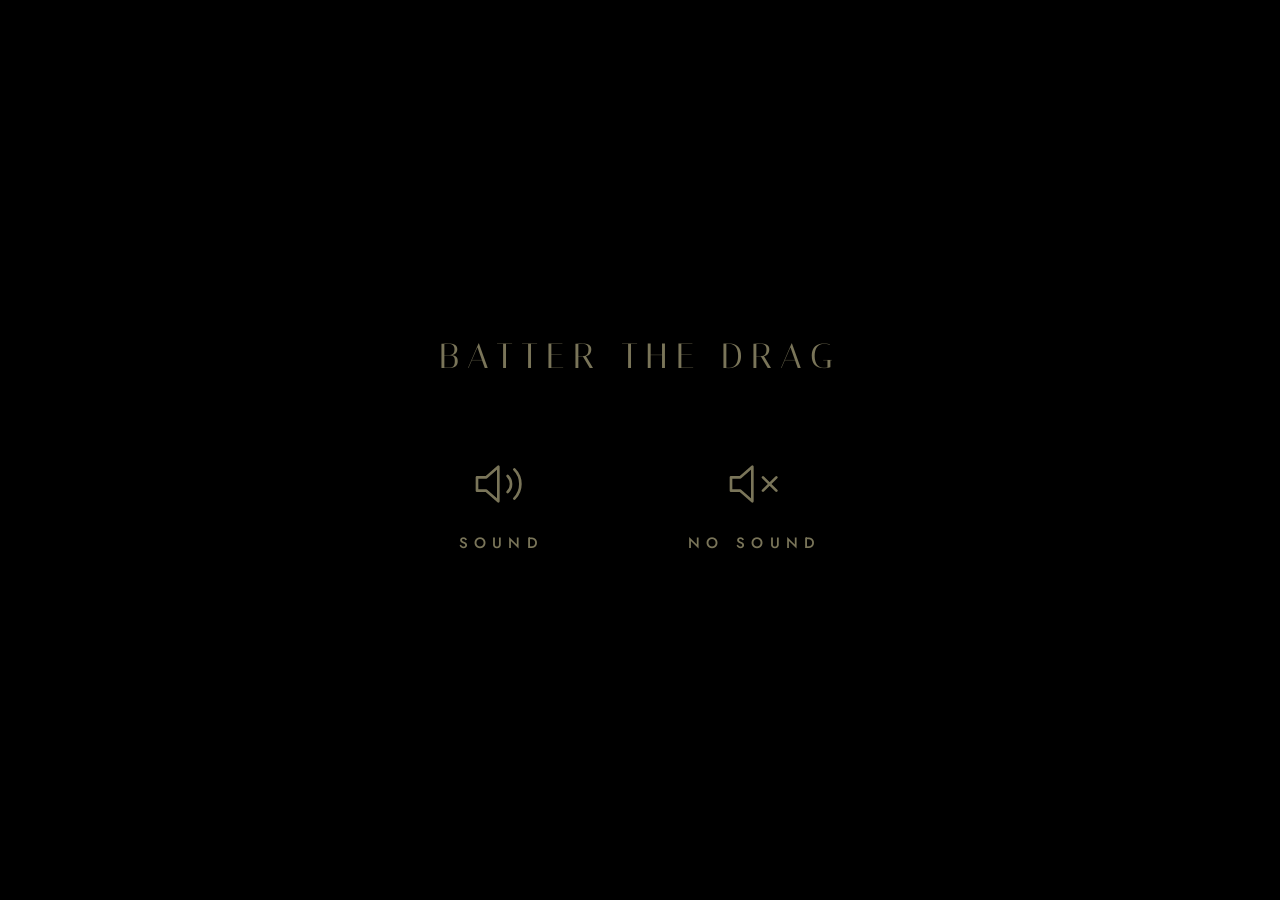
<file: index.html>
<!DOCTYPE html>
<html lang="en" class="no-js">
<head>
  <meta charset="UTF-8">
  <meta name="viewport" content="width=device-width, initial-scale=1.0, viewport-fit=cover">
  <title>Batter The Drag · The Wendt</title>
  <meta name="description" content="The Wendt, new from Batter The Drag. Listen on Bandcamp.">
  <meta property="og:title" content="Batter The Drag · The Wendt">
  <meta property="og:description" content="New from Batter The Drag. Listen on Bandcamp.">
  <meta property="og:image" content="https://batterthedrag.com/wendt/cover.jpg">
  <meta property="og:url" content="https://batterthedrag.com/">
  <meta property="og:type" content="music.album">
  <meta name="theme-color" content="#000000">
  <link rel="icon" type="image/png" href="favicon.png">
  <link rel="preload" href="wendt/tunnel.webp" as="image" media="(min-width: 700px)">
  <link rel="preload" href="wendt/tunnel-sm.webp" as="image" media="(max-width: 699px)">
  <link rel="preconnect" href="https://fonts.googleapis.com">
  <link rel="preconnect" href="https://fonts.gstatic.com" crossorigin>
  <link href="https://fonts.googleapis.com/css2?family=Italiana&family=Jost:wght@300;400;500&display=swap" rel="stylesheet">
  <script>document.documentElement.classList.replace('no-js', 'js');</script>
  <script>try { var a = sessionStorage.getItem('btd-arrive'); if (a) { sessionStorage.removeItem('btd-arrive'); document.documentElement.dataset.arrive = a; } } catch (e) {}</script>
  <link rel="stylesheet" href="arrows.css">
  <style>
    :root {
      --ink: #7a7559;          /* album-cover title color, lifted a little for screens */
      --ink-dim: #5a5643;
      --light: #efebcb;        /* the light at the end of the tunnel */
      --leaf: #a9c873;
      --ease-out: cubic-bezier(.16, 1, .3, 1);
      --gutter: clamp(20px, 5vw, 80px);
      /* Tunnel opening position inside .scene, set by JS. Fallbacks match the CSS cover sizing. */
      --ox: 56%;
      --oy: 54%;
      --os: 18vw;
    }

    * { margin: 0; padding: 0; box-sizing: border-box; }

    html, body { height: 100%; }

    body {
      background: #000;
      color: var(--ink);
      font-family: 'Jost', 'Helvetica Neue', Arial, sans-serif;
      font-weight: 300;
      overflow: hidden;
      -webkit-font-smoothing: antialiased;
    }

    a { color: inherit; }

    /* ---------- Scene: tunnel, light, dust ---------- */

    .scene {
      position: fixed;
      inset: -3%;               /* bleed so the parallax never shows an edge */
      transform: translate3d(var(--px, 0px), var(--py, 0px), 0);
    }

    .zoom {
      position: absolute;
      inset: 0;
      transform-origin: var(--ox) var(--oy);
    }

    .bg {
      position: absolute;
      inset: 0;
      background: #000 url('wendt/tunnel.webp') no-repeat 56% 50% / cover;
      transform-origin: var(--ox) var(--oy);
      will-change: transform;
    }

    @media (max-width: 699px) {
      .bg { background-image: url('wendt/tunnel-sm.webp'); }
    }

    .glow {
      position: absolute;
      left: var(--ox);
      top: var(--oy);
      width: calc(var(--os) * 4);
      aspect-ratio: 1.3;
      transform: translate(-50%, -50%);
      background:
        radial-gradient(closest-side, rgba(255, 252, 225, .42), rgba(232, 236, 190, .16) 35%, rgba(150, 200, 110, .06) 60%, transparent);
      mix-blend-mode: screen;
      pointer-events: none;
    }

    #dust {
      position: absolute;
      inset: 0;
      width: 100%;
      height: 100%;
      pointer-events: none;
    }

    .grain {
      position: fixed;
      inset: -50%;
      pointer-events: none;
      opacity: .09;
      mix-blend-mode: overlay;
      background-image: url("data:image/svg+xml,%3Csvg xmlns='http://www.w3.org/2000/svg' width='220' height='220'%3E%3Cfilter id='n'%3E%3CfeTurbulence type='fractalNoise' baseFrequency='.85' numOctaves='3' stitchTiles='stitch'/%3E%3C/filter%3E%3Crect width='100%25' height='100%25' filter='url(%23n)'/%3E%3C/svg%3E");
      animation: grain 1s steps(6) infinite;
    }

    .vignette {
      position: fixed;
      inset: 0;
      pointer-events: none;
      background: radial-gradient(ellipse 85% 75% at 55% 55%, transparent 40%, rgba(0, 0, 0, .75) 100%);
    }

    /* The whiteout we walk into when leaving for the next page */
    .exit-light {
      position: fixed;
      inset: 0;
      pointer-events: none;
      background: radial-gradient(circle at var(--ex, 55%) var(--ey, 55%), #fffdf0, var(--light) 40%, #d9dcb0);
      opacity: 0;
      z-index: 20;
    }

    /* ---------- Type ---------- */

    .title {
      position: fixed;
      top: calc(var(--gutter) + env(safe-area-inset-top));
      left: var(--gutter);
      right: var(--gutter);
      z-index: 5;
      font-family: 'Italiana', 'Didot', serif;
      font-weight: 400;
      text-transform: uppercase;
      line-height: .95;
      font-kerning: none;       /* the split letters can't kern, so the sheen copy mustn't either */
      transform: translate3d(calc(var(--px, 0px) * -.4), calc(var(--py, 0px) * -.4), 0);
    }

    .title .band,
    .title .album {
      display: block;
      position: relative;
      white-space: nowrap;
    }

    .title .band {
      font-size: clamp(2.1rem, 7.6vw, 8.2rem);
      letter-spacing: -.01em;
    }

    .title .album {
      font-size: clamp(1.25rem, 4.3vw, 4.6rem);
      margin-top: .25em;
      color: var(--ink);
    }

    /* A slow sheen of tunnel light across the lettering */
    .title .band::after,
    .title .album::after {
      content: attr(data-text);
      content: attr(data-text) / '';
      position: absolute;
      inset: 0;
      color: transparent;
      background: linear-gradient(100deg, transparent 42%, rgba(239, 235, 203, .9) 50%, transparent 58%) no-repeat;
      background-size: 250% 100%;
      background-position: 120% 0;
      -webkit-background-clip: text;
      background-clip: text;
      pointer-events: none;
    }

    .info {
      position: fixed;
      left: var(--gutter);
      bottom: calc(var(--gutter) + env(safe-area-inset-bottom));
      z-index: 5;
      display: grid;
      gap: 22px;
      max-width: min(440px, calc(100vw - var(--gutter) * 2 - 70px));
    }

    .eyebrow {
      font-size: 16px;
      font-weight: 500;
      letter-spacing: .42em;
      text-transform: uppercase;
      color: var(--ink);
    }

    .tracks {
      list-style: none;
      display: flex;
      flex-wrap: wrap;
      gap: 6px 18px;
      font-size: 17px;
      font-weight: 400;
      letter-spacing: .04em;
      color: #a8a17f;
    }

    .tracks button {
      all: unset;
      cursor: pointer;
      transition: color .3s;
    }

    .tracks button:hover,
    .tracks button[aria-current="true"] { color: var(--light); }
    .tracks button:focus-visible { outline: 1px solid var(--light); outline-offset: 4px; }

    .tracks li span {
      font-size: 15px;
      letter-spacing: .2em;
      margin-right: 7px;
      color: var(--ink);
      vertical-align: middle;
    }

    .listen {
      --fill: 0%;
      position: relative;
      display: inline-flex;
      align-items: center;
      gap: 14px;
      justify-self: start;
      padding: 16px 26px;
      border: 1px solid rgba(122, 117, 89, .7);
      color: var(--light);
      text-decoration: none;
      font-size: 15px;
      letter-spacing: .32em;
      text-transform: uppercase;
      overflow: hidden;
      isolation: isolate;
      transition: color .5s var(--ease-out), border-color .5s var(--ease-out), box-shadow .6s var(--ease-out);
    }

    .listen::before {
      content: '';
      position: absolute;
      inset: 0;
      z-index: -1;
      background: var(--light);
      transform: scaleX(0);
      transform-origin: left;
      transition: transform .6s var(--ease-out);
    }

    .listen svg {
      width: 22px;
      height: 10px;
      stroke: currentColor;
      fill: none;
      transition: transform .5s var(--ease-out);
    }

    .listen:hover,
    .listen:focus-visible {
      color: #111;
      border-color: var(--light);
      box-shadow: 0 0 40px rgba(239, 235, 203, .25);
    }

    .listen:hover::before,
    .listen:focus-visible::before { transform: scaleX(1); }
    .listen:hover svg,
    .listen:focus-visible svg { transform: translateX(6px); }

    .social {
      display: flex;
      gap: 18px;
    }

    .social a {
      display: block;
      transition: transform .3s var(--ease-out);
    }

    .social svg {
      width: 30px;
      height: 30px;
      fill: var(--ink);
      transition: fill .3s, filter .3s;
    }

    .social a:hover { transform: translateY(-3px); }
    .social a:hover svg,
    .social a:focus-visible svg {
      fill: var(--light);
      filter: drop-shadow(0 0 10px rgba(239, 235, 203, .45));
    }

    /* ---------- Big next arrow (placed by arrows.css) ---------- */

    .arrow,
    .discog {
      --streak: var(--light);
      z-index: 6;
      color: var(--ink);
      filter: drop-shadow(0 0 8px rgba(0, 0, 0, .9));
      transition: color .4s;
    }

    .arrow svg {
      stroke-width: 1;
      animation: nudge 3.2s 5s ease-in-out infinite;
      transition: filter .4s;
    }


    .arrow:hover,
    .discog:hover,
    .arrow:focus-visible,
    .discog:focus-visible { color: var(--light); }
    .arrow:hover svg,
    .arrow:focus-visible svg {
      animation-play-state: paused;
      filter: drop-shadow(0 0 14px rgba(239, 235, 203, .6));
    }

    /* ---------- Player ---------- */

    .player {
      position: fixed;
      right: var(--gutter);
      bottom: calc(var(--gutter) + env(safe-area-inset-bottom));
      z-index: 6;
      display: flex;
      align-items: center;
      gap: 14px;
      width: 270px;
      padding: 9px 18px 9px 9px;
      border: 1px solid rgba(122, 117, 89, .45);
      background: rgba(0, 0, 0, .35);
      -webkit-backdrop-filter: blur(10px);
      backdrop-filter: blur(10px);
    }

    .player-toggle {
      flex: none;
      display: grid;
      place-items: center;
      width: 42px;
      height: 42px;
      border: 1px solid rgba(239, 235, 203, .55);
      border-radius: 50%;
      background: none;
      color: var(--light);
      cursor: pointer;
      transition: background .4s, color .4s, box-shadow .4s;
    }

    .player-toggle svg { width: 15px; height: 15px; fill: currentColor; }
    .player-toggle .i-pause,
    .player.is-playing .player-toggle .i-play { display: none; }
    .player.is-playing .player-toggle .i-pause { display: block; }

    .player-toggle:hover,
    .player-toggle:focus-visible {
      background: var(--light);
      color: #111;
      box-shadow: 0 0 30px rgba(239, 235, 203, .35);
    }

    .player-meta {
      flex: 1;
      display: grid;
      gap: 8px;
      min-width: 0;
    }

    .player-title {
      font-size: 15px;
      letter-spacing: .14em;
      text-transform: uppercase;
      color: #a8a17f;
      white-space: nowrap;
      overflow: hidden;
      text-overflow: ellipsis;
    }

    .player-progress {
      height: 1px;
      background: rgba(122, 117, 89, .4);
      overflow: hidden;
    }

    .player-progress span {
      display: block;
      height: 100%;
      background: var(--light);
      transform-origin: left;
      transform: scaleX(var(--progress, 0));
    }

    /* Little light meter; only moves while playing */
    .eq {
      flex: none;
      display: flex;
      align-items: flex-end;
      gap: 3px;
      height: 16px;
    }

    .eq i {
      width: 2px;
      height: 20%;
      background: var(--ink);
      transition: background .4s;
    }

    .player.is-playing .eq i {
      background: var(--light);
      animation: eq .8s ease-in-out infinite alternate;
    }

    .player.is-playing .eq i:nth-child(2) { animation-duration: .55s; animation-delay: -.2s; }
    .player.is-playing .eq i:nth-child(3) { animation-duration: .7s; animation-delay: -.5s; }
    .player.is-playing .eq i:nth-child(4) { animation-duration: .9s; animation-delay: -.1s; }

    /* ---------- Sound / no sound ---------- */

    .gate {
      position: fixed;
      inset: 0;
      z-index: 30;
      display: grid;
      place-items: center;
      padding: var(--gutter);
      background: #000;
      transition: opacity 1.2s ease, visibility 1.2s;
    }

    .gate[hidden] { display: none; }
    .gate.is-closing { opacity: 0; visibility: hidden; pointer-events: none; }

    .gate-inner {
      display: grid;
      justify-items: center;
      gap: clamp(36px, 7vh, 64px);
      text-align: center;
    }

    .gate-title {
      font-family: 'Italiana', serif;
      font-size: clamp(1.3rem, 3vw, 2.2rem);
      letter-spacing: .24em;
      text-transform: uppercase;
      color: var(--ink);
    }

    .gate-choices {
      display: flex;
      gap: clamp(40px, 10vw, 120px);
    }

    .gate button {
      display: grid;
      justify-items: center;
      gap: 16px;
      padding: 12px;
      border: 0;
      background: none;
      color: var(--ink);
      font: 500 15px 'Jost', sans-serif;
      letter-spacing: .42em;
      text-transform: uppercase;
      cursor: pointer;
      transition: color .4s;
    }

    .gate svg {
      width: 64px;
      height: 64px;
      fill: none;
      stroke: currentColor;
      stroke-width: 1;
      stroke-linecap: round;
      stroke-linejoin: round;
      transition: filter .4s, transform .6s var(--ease-out);
    }

    .gate button:hover,
    .gate button:focus-visible { color: var(--light); }
    .gate button:hover svg,
    .gate button:focus-visible svg {
      transform: scale(1.08);
      filter: drop-shadow(0 0 12px rgba(239, 235, 203, .55));
    }

    .gate .wave { animation: wave 2.4s ease-in-out infinite; }
    .gate .wave + .wave { animation-delay: .3s; }

    :focus-visible { outline: 1px solid var(--light); outline-offset: 4px; }

    .sr-only {
      position: absolute;
      width: 1px;
      height: 1px;
      overflow: hidden;
      clip: rect(0 0 0 0);
      white-space: nowrap;
    }

    @media (max-width: 699px) {
      .tracks { font-size: 15px; }
      .listen { padding: 14px 20px; font-size: 15px; letter-spacing: .14em; }
      .info { max-width: calc(100vw - var(--gutter) * 2); }
      /* The arrow above the songs, not over them */
      :root { --arrow-top: 38%; }
      .social svg { width: 26px; height: 26px; }
      /* Smaller on phones so the line ends short of the Discography icon in the top-right corner */
      .title .band { font-size: 8vw; }
      .title .album { font-size: 4.8vw; }
      .info { bottom: calc(var(--gutter) + env(safe-area-inset-bottom) + 64px); }
      .player { left: var(--gutter); right: var(--gutter); bottom: calc(14px + env(safe-area-inset-bottom)); width: auto; }
      .gate svg { width: 52px; height: 52px; }
      .gate button { font-size: 15px; letter-spacing: .3em; }
    }

    @media (max-height: 520px) {
      .tracks { display: none; }
      .info { gap: 14px; }
    }

    /* ---------- Motion ---------- */

    @keyframes enter {
      from { opacity: 0; transform: scale(1.4); filter: brightness(.2) blur(6px); }
      60%  { opacity: 1; }
      to   { opacity: 1; transform: scale(1.06); filter: brightness(1) blur(0); }
    }

    @keyframes drift {
      from { transform: scale(1.06); }
      to   { transform: scale(1.16); }
    }

    @keyframes glow-in {
      from { opacity: 0; transform: translate(-50%, -50%) scale(.3); }
      to   { opacity: 1; transform: translate(-50%, -50%) scale(1); }
    }

    /* Light through leaves: uneven, never quite still */
    @keyframes flicker {
      0%, 100% { opacity: 1; }
      12% { opacity: .82; }
      19% { opacity: .95; }
      33% { opacity: .78; }
      41% { opacity: 1; }
      58% { opacity: .86; }
      64% { opacity: .97; }
      79% { opacity: .8; }
      88% { opacity: .93; }
    }

    @keyframes letter {
      from { opacity: 0; filter: blur(14px); transform: translateY(.18em) scale(1.08); }
      to   { opacity: 1; filter: blur(0); transform: none; }
    }

    @keyframes rise {
      from { opacity: 0; transform: translateY(24px); filter: blur(6px); }
      to   { opacity: 1; transform: none; filter: blur(0); }
    }

    @keyframes arrow-in {
      from { opacity: 0; translate: -30px 0; }
      to   { opacity: 1; translate: 0 0; }
    }

    @keyframes nudge {
      0%, 70%, 100% { transform: translateX(0); }
      80% { transform: translateX(10px); }
      90% { transform: translateX(0); }
      95% { transform: translateX(5px); }
    }

    @keyframes sheen {
      0%   { background-position: 120% 0; }
      40%, 100% { background-position: -20% 0; }
    }

    @keyframes grain {
      0%   { transform: translate(0, 0); }
      20%  { transform: translate(-6%, 4%); }
      40%  { transform: translate(5%, -7%); }
      60%  { transform: translate(-3%, 8%); }
      80%  { transform: translate(7%, -2%); }
      100% { transform: translate(0, 0); }
    }

    @keyframes eq {
      from { height: 15%; }
      to   { height: 100%; }
    }

    @keyframes wave {
      0%, 100% { opacity: 1; }
      50% { opacity: .25; }
    }

    @keyframes plunge {
      to { transform: scale(7); filter: brightness(2.2); }
    }

    /* Hold everything in the dark until the visitor picks sound / no sound */
    .js:not(.is-ready) :is(.scene, .title, .info, .arrow, .discog, .player) { visibility: hidden; }

    @media (prefers-reduced-motion: no-preference) {
      .is-ready .bg { animation: enter 5.5s .5s var(--ease-out) both, drift 40s 6s ease-in-out infinite alternate; }
      .is-ready .glow { animation: glow-in 3s .2s var(--ease-out) both, flicker 7s 3.2s linear infinite; }
      .is-ready .split > span { display: inline-block; white-space: pre; animation: letter 1.8s calc(1.6s + var(--i) * 70ms) var(--ease-out) both; }
      .is-ready .album.split > span { animation-delay: calc(2.9s + var(--i) * 55ms); }
      .is-ready .info > * { animation: rise 1.4s var(--ease-out) both; }
      .is-ready .info > :nth-child(1) { animation-delay: 3.6s; }
      .is-ready .info > :nth-child(2) { animation-delay: 3.8s; }
      .is-ready .info > :nth-child(3) { animation-delay: 4s; }
      .is-ready .info > :nth-child(4) { animation-delay: 4.2s; }
      .is-ready .arrow,
      .is-ready .discog { animation: arrow-in 1.6s 4.4s var(--ease-out) both; }
      .is-ready .player { animation: rise 1.4s 4.6s var(--ease-out) both; }
      .is-ready .title .band::after,
      .is-ready .title .album::after { animation: sheen 11s 6s ease-in-out infinite; }
      .is-ready .title .album::after { animation-delay: 6.4s; }
      .gate:not([hidden]) .gate-inner { animation: rise 1.6s .3s var(--ease-out) both; }
      .is-ready #dust { animation: rise 4s 2.5s ease both; }

      /* Walking into the light */
      .is-leaving .zoom { animation: plunge 1.6s cubic-bezier(.7, 0, .84, 0) forwards; }
      .is-leaving .exit-light { opacity: 1; transition: opacity .9s .65s ease-in; }
      .is-leaving .title,
      .is-leaving .info,
      .is-leaving .arrow,
      .is-leaving .discog,
      .is-leaving .player { opacity: 0; filter: blur(8px); transition: opacity .6s, filter .6s; }
      .is-leaving .arrow,
      .is-leaving .discog,
      .is-leaving .player { animation: none; }
    }

    @media (prefers-reduced-motion: reduce) {
      .grain,
      .gate .wave { animation: none; }
      .title .band::after,
      .title .album::after { display: none; }
      .bg { transform: scale(1.06); }
    }
  </style>
</head>
<body>
  <div class="scene" aria-hidden="true">
    <div class="zoom">
      <div class="bg"></div>
      <div class="glow"></div>
      <canvas id="dust"></canvas>
    </div>
  </div>
  <div class="grain" aria-hidden="true"></div>
  <div class="vignette" aria-hidden="true"></div>

  <h1 class="title" aria-label="Batter The Drag. The Wendt">
    <span class="band split" data-text="Batter The Drag" aria-hidden="true">Batter The Drag</span>
    <span class="album split" data-text="The Wendt" aria-hidden="true">The Wendt</span>
  </h1>

  <div class="info">
    <p class="eyebrow">The Wendt</p>
    <ol class="tracks">
      <li><button type="button" data-track="0"><span>I</span>Masmusa</button></li>
      <li><button type="button" data-track="1"><span>II</span>Pangsaging</button></li>
      <li><button type="button" data-track="2"><span>III</span>Banane</button></li>
    </ol>
    <a class="listen" href="https://batterthedrag.bandcamp.com/album/the-wendt" target="_blank" rel="noopener">
      Listen on Bandcamp
      <svg viewBox="0 0 22 10" aria-hidden="true"><path d="M0 5h21M16 .5 21 5l-5 4.5"/></svg>
    </a>
    <nav class="social" aria-label="Batter The Drag elsewhere">
      <a href="https://batterthedrag.bandcamp.com/album/the-wendt" target="_blank" rel="noopener" aria-label="Bandcamp">
        <svg viewBox="0 0 682.7 682.7" aria-hidden="true"><path d="M682.6 341.3C682.6 152.8 529.8 0 341.3 0S0 152.8 0 341.3s152.8 341.3 341.3 341.3 341.3-152.7 341.3-341.3zm-240.8 96.6c-17.8 0-37-4.5-45.6-22.4h-.5v18.7h-27.5v-188L266.5 433.8h-218l101.8-187.9h246.9v69.6h.5c7.9-13.2 24.5-21.4 39.3-21.4 41.5 0 61.7 32.7 61.7 72.5 0 36.7-17.9 71.3-56.9 71.3zm68.7-70.4c0-41.1 21.7-73.3 65-73.3 30.6 0 56.6 15.8 59.4 49.3h-29c-2.3-16.6-14-25.6-30.1-25.6-15 0-36.2 8.2-36.2 49.6 0 22.7 9.7 46.7 34.9 46.7 16.8 0 28.5-11.6 31.4-31.1H635c-5.4 35.3-26.5 54.9-60.4 54.9-41.4-.1-64.1-30.4-64.1-70.5z"/><path d="M433.1 414.2c-23.4 0-37-20.6-37-48 0-29 12.5-48.3 37-48.3 24 0 36.4 23.5 36.5 48.3 0 23.7-10 48-36.5 48z"/></svg>
      </a>
      <a href="https://open.spotify.com/artist/7n0isdj3K0MwurrqOzG4f8" target="_blank" rel="noopener" aria-label="Spotify">
        <svg viewBox="0 0 20 20" aria-hidden="true"><path d="M15.9 8.9C12.7 7 7.4 6.8 4.3 7.8c-.5.1-1-.1-1.2-.6-.1-.6.2-1.1.7-1.2 3.6-1.1 9.4-.8 13.1 1.4.4.2.6.8.4 1.3-.3.3-.9.4-1.4.2m-.1 2.8c-.2.4-.7.5-1 .2-2.7-1.6-6.8-2.1-9.9-1.1-.4.1-.9-.1-1-.5-.1-.4 0-.9.4-.9 3.7-1.1 8.1-.6 11.2 1.3.4.2.5.7.3 1m-1.2 2.8c-.2.3-.6.4-.9.2-2.4-1.4-5.3-1.8-8.8-.9-.3.1-.6-.1-.8-.4-.1-.4.2-.6.5-.8 3.8-.9 7.1-.5 9.7 1.1.4.1.5.4.3.8M10 0C4.5 0 0 4.5 0 10s4.5 10 10 10 10-4.5 10-10S15.5 0 10 0z"/></svg>
      </a>
      <a href="https://www.instagram.com/batterthedrag/" target="_blank" rel="noopener" aria-label="Instagram">
        <svg viewBox="0 0 1146.6 1146.6" aria-hidden="true"><path d="M788.3 358.3h-95.5v95.6h95.5zM573.3 671.3c52.6 0 97.9-43 97.9-97.9 0-21.5-7.2-40.6-19.1-57.3-16.7-23.9-47.8-40.6-78.8-40.6-31.1 0-62.1 16.7-78.8 40.6-11.9 16.7-19.1 35.8-19.1 57.3 0 54.9 45.4 97.9 97.9 97.9z"/><path d="M573.3 0C256.7 0 0 256.7 0 573.3s256.7 573.3 573.3 573.3 573.3-256.7 573.3-573.3S890 0 573.3 0zm279.5 745.3c0 59.7-47.8 107.5-107.5 107.5h-344c-59.7 0-107.5-47.8-107.5-107.5v-344c0-59.7 47.8-107.5 107.5-107.5h344c59.7 0 107.5 47.8 107.5 107.5v344z"/><path d="M714.3 516c7.2 16.7 11.9 38.2 11.9 57.3 0 83.6-69.3 152.9-152.9 152.9-83.6 0-152.9-69.3-152.9-152.9 0-19.1 4.8-40.6 11.9-57.3h-83.6v229.3c0 28.7 23.9 52.6 52.6 52.6h344c28.7 0 52.6-23.9 52.6-52.6V516h-83.6z"/></svg>
      </a>
      <a href="https://www.facebook.com/batterthedrag" target="_blank" rel="noopener" aria-label="Facebook">
        <svg viewBox="0 0 20 19.9" aria-hidden="true"><path d="M10 0C4.5 0 0 4.5 0 10c0 5 3.7 9.1 8.4 9.9v-7H5.9V10h2.5V7.8c0-2.5 1.5-3.9 3.8-3.9 1.1 0 2.2.2 2.2.2v2.5h-1.3c-1.2 0-1.6.8-1.6 1.6V10h2.8l-.4 2.9h-2.3v7c4.9-.8 8.5-5 8.4-9.9 0-5.5-4.5-10-10-10z"/></svg>
      </a>
    </nav>
  </div>

  <a class="arrow" href="ensete" data-next>
    <span class="sr-only">Next: Ensete</span>
    <svg viewBox="0 0 50 100" aria-hidden="true"><path d="M2 2 48 50 2 98"/></svg>
  </a>
  <a class="discog" href="discography" data-discography>
    <svg viewBox="0 0 16 16" aria-hidden="true"><path d="M1 1h6v6H1zM9 1h6v6H9zM1 9h6v6H1zM9 9h6v6H9z"/></svg>
    <span>Discography</span>
  </a>

  <div class="player" role="group" aria-label="Music player">
    <button class="player-toggle" type="button" aria-label="Play">
      <svg class="i-play" viewBox="0 0 24 24" aria-hidden="true"><path d="M7 4.5v15l12.5-7.5z"/></svg>
      <svg class="i-pause" viewBox="0 0 24 24" aria-hidden="true"><path d="M6 4.5h4v15H6zM14 4.5h4v15h-4z"/></svg>
    </button>
    <div class="player-meta">
      <span class="player-title" aria-live="polite">Banane</span>
      <span class="player-progress" aria-hidden="true"><span></span></span>
    </div>
    <span class="eq" aria-hidden="true"><i></i><i></i><i></i><i></i></span>
  </div>

  <div class="exit-light" aria-hidden="true"></div>

  <div class="gate" hidden>
    <div class="gate-inner">
      <p class="gate-title">Batter The Drag</p>
      <div class="gate-choices">
        <button type="button" data-sound="on">
          <svg viewBox="0 0 24 24" aria-hidden="true"><path d="M3 9.5h3.5L11 5.5v13l-4.5-4H3z"/><path class="wave" d="M14.5 9a4.2 4.2 0 0 1 0 6"/><path class="wave" d="M17 6.5a7.8 7.8 0 0 1 0 11"/></svg>
          Sound
        </button>
        <button type="button" data-sound="off">
          <svg viewBox="0 0 24 24" aria-hidden="true"><path d="M3 9.5h3.5L11 5.5v13l-4.5-4H3z"/><path d="M15 9.5l5 5M20 9.5l-5 5"/></svg>
          No sound
        </button>
      </div>
    </div>
  </div>

  <script src="player.js"></script>
  <script src="nav.js"></script>
  <script>
    (function () {
      var root = document.documentElement;
      var reduceMotion = window.matchMedia('(prefers-reduced-motion: reduce)').matches;
      var scene = document.querySelector('.scene');
      var bg = document.querySelector('.bg');

      // Tunnel photo is 2000x946; the lit opening is centered at (1125, 515) and ~250px wide.
      var IMG = { w: 2000, h: 946, ox: 1125, oy: 515, os: 250 };
      var opening = { x: 0, y: 0, size: 0 };

      // Split title lines into letters for the staggered reveal.
      document.querySelectorAll('.split').forEach(function (el) {
        var text = el.textContent;
        el.textContent = '';
        Array.from(text).forEach(function (ch, i) {
          var span = document.createElement('span');
          span.textContent = ch;
          span.setAttribute('aria-hidden', 'true');
          span.style.setProperty('--i', i);
          el.appendChild(span);
        });
      });

      // Size the photo like `cover`, but keep the tunnel opening a little right of center
      // so the light, glow and dust all line up exactly.
      function layout() {
        var W = scene.clientWidth;
        var H = scene.clientHeight;
        var s = Math.max(W / IMG.w, H / IMG.h);
        var w = IMG.w * s;
        var h = IMG.h * s;
        // On portrait screens, center between the walking figure (~x 940) and the opening.
        var portrait = W < H;
        var focusX = portrait ? 1070 : IMG.ox;
        var targetX = W * (portrait ? 0.5 : 0.54);
        var x = Math.min(0, Math.max(W - w, targetX - focusX * s));
        var y = (H - h) / 2;

        bg.style.backgroundSize = w + 'px ' + h + 'px';
        bg.style.backgroundPosition = x + 'px ' + y + 'px';

        opening.x = x + IMG.ox * s;
        opening.y = y + IMG.oy * s;
        opening.size = IMG.os * s;
        root.style.setProperty('--ox', opening.x + 'px');
        root.style.setProperty('--oy', opening.y + 'px');
        root.style.setProperty('--os', opening.size + 'px');
        sizeCanvas();
      }

      // ---------- Dust in the light ----------
      var canvas = document.getElementById('dust');
      var ctx = canvas.getContext('2d');
      var dpr = Math.min(window.devicePixelRatio || 1, 2);
      var motes = [];

      function sizeCanvas() {
        canvas.width = scene.clientWidth * dpr;
        canvas.height = scene.clientHeight * dpr;
      }

      function makeMote(fresh) {
        var near = Math.random() < 0.12; // a few big, soft, out-of-focus motes close to the lens
        var spread = opening.size * (near ? 3.2 : 1.9);
        var angle = Math.random() * Math.PI * 2;
        var r = Math.sqrt(Math.random()) * spread;
        return {
          x: opening.x + Math.cos(angle) * r,
          y: opening.y + Math.sin(angle) * r * 0.75 + opening.size * 0.15,
          r: near ? 2 + Math.random() * 4 : 0.4 + Math.random() * 1.3,
          vx: (Math.random() - 0.5) * (near ? 0.25 : 0.15),
          vy: (Math.random() - 0.6) * (near ? 0.2 : 0.12),
          wobble: Math.random() * Math.PI * 2,
          life: fresh ? Math.random() : 0,
          speed: 0.0015 + Math.random() * 0.003,
          near: near
        };
      }

      function initDust() {
        var count = window.innerWidth < 700 ? 70 : 140;
        motes = [];
        for (var i = 0; i < count; i++) motes.push(makeMote(true));
      }

      function drawDust() {
        ctx.setTransform(dpr, 0, 0, dpr, 0, 0);
        ctx.clearRect(0, 0, canvas.width, canvas.height);
        ctx.globalCompositeOperation = 'lighter';
        for (var i = 0; i < motes.length; i++) {
          var m = motes[i];
          m.life += m.speed;
          if (m.life >= 1) { motes[i] = makeMote(false); continue; }
          m.wobble += 0.02;
          m.x += m.vx + Math.sin(m.wobble) * 0.08;
          m.y += m.vy + Math.cos(m.wobble * 0.7) * 0.05;

          // Brighter the closer it floats to the opening; fades in and out over its life.
          var d = Math.hypot(m.x - opening.x, m.y - opening.y) / (opening.size * 2.4);
          var lit = Math.max(0, 1 - d);
          var fade = Math.sin(m.life * Math.PI);
          var a = lit * fade * (m.near ? 0.22 : 0.85);
          if (a < 0.01) continue;

          if (m.near) {
            var g = ctx.createRadialGradient(m.x, m.y, 0, m.x, m.y, m.r * 3);
            g.addColorStop(0, 'rgba(239, 235, 203,' + a + ')');
            g.addColorStop(1, 'rgba(239, 235, 203, 0)');
            ctx.fillStyle = g;
            ctx.beginPath();
            ctx.arc(m.x, m.y, m.r * 3, 0, Math.PI * 2);
            ctx.fill();
          } else {
            ctx.fillStyle = 'rgba(250, 247, 220,' + a + ')';
            ctx.beginPath();
            ctx.arc(m.x, m.y, m.r, 0, Math.PI * 2);
            ctx.fill();
          }
        }
        requestAnimationFrame(drawDust);
      }

      // ---------- Mouse parallax ----------
      var target = { x: 0, y: 0 };
      var current = { x: 0, y: 0 };

      var parallaxRunning = false;

      // Runs only while easing toward the mouse, then stops until the mouse moves again.
      function parallax() {
        current.x += (target.x - current.x) * 0.05;
        current.y += (target.y - current.y) * 0.05;
        root.style.setProperty('--px', current.x.toFixed(2) + 'px');
        root.style.setProperty('--py', current.y.toFixed(2) + 'px');
        if (Math.abs(target.x - current.x) > 0.01 || Math.abs(target.y - current.y) > 0.01) {
          requestAnimationFrame(parallax);
        } else {
          parallaxRunning = false;
        }
      }

      window.addEventListener('pointermove', function (e) {
        if (reduceMotion || e.pointerType !== 'mouse') return;
        target.x = (e.clientX / window.innerWidth - 0.5) * -22;
        target.y = (e.clientY / window.innerHeight - 0.5) * -14;
        if (!parallaxRunning) {
          parallaxRunning = true;
          requestAnimationFrame(parallax);
        }
      });

      // ---------- Sound ----------
      var store = BTD.store;
      var recall = BTD.recall;
      var music = BTD.createPlayer({
        player: document.querySelector('.player'),
        tracks: [
          { title: 'Masmusa', src: 'audio/masmusa.mp3' },
          { title: 'Pangsaging', src: 'audio/pangsaging.mp3' },
          { title: 'Banane', src: 'audio/banane.mp3' }
        ],
        start: 2, // first visit starts on Banane
        resumeKey: 'btd-wendt'
      });

      // ---------- Next page: walk into the light ----------
      var nav = BTD.nav({
        next: document.querySelector('[data-next]'),
        canLeave: function () { return root.classList.contains('is-ready'); },
        leave: function () {
          music.leave(1400);
          store('btd-arrive', 'light');
          // .scene bleeds past the viewport and moves with the parallax, so convert the opening to viewport coords.
          var rect = scene.getBoundingClientRect();
          root.style.setProperty('--ex', rect.left + opening.x + 'px');
          root.style.setProperty('--ey', rect.top + opening.y + 'px');
          document.body.classList.add('is-leaving');
          return 1500;
        },
        // Coming back with the browser's back button restores the page mid-transition; reset it.
        restore: function () {
          document.body.classList.remove('is-leaving');
          music.restore(2500);
        }
      });

      function ready() {
        root.classList.add('is-ready');
        nav.hint();
      }

      var gate = document.querySelector('.gate');
      var soundPref = recall('btd-sound');
      if (soundPref) {
        ready();
        if (soundPref === 'on') music.play(2500);
      } else {
        gate.hidden = false;
        gate.querySelectorAll('[data-sound]').forEach(function (b) {
          b.addEventListener('click', function () {
            var on = b.dataset.sound === 'on';
            store('btd-sound', on ? 'on' : 'off');
            if (on) music.play(4000); // inside the click, so the browser allows sound
            gate.classList.add('is-closing');
            setTimeout(function () { gate.hidden = true; }, 1200);
            ready();
          });
        });
      }


      // Mobile browsers fire resize when the URL bar shows/hides; only respawn the dust when the width changes.
      var resizeTimer;
      var lastWidth = window.innerWidth;
      window.addEventListener('resize', function () {
        clearTimeout(resizeTimer);
        resizeTimer = setTimeout(function () {
          layout();
          if (window.innerWidth !== lastWidth) {
            lastWidth = window.innerWidth;
            initDust();
          }
        }, 120);
      });

      layout();
      initDust();
      if (!reduceMotion) requestAnimationFrame(drawDust);
    })();
  </script>
</body>
</html>
</file>
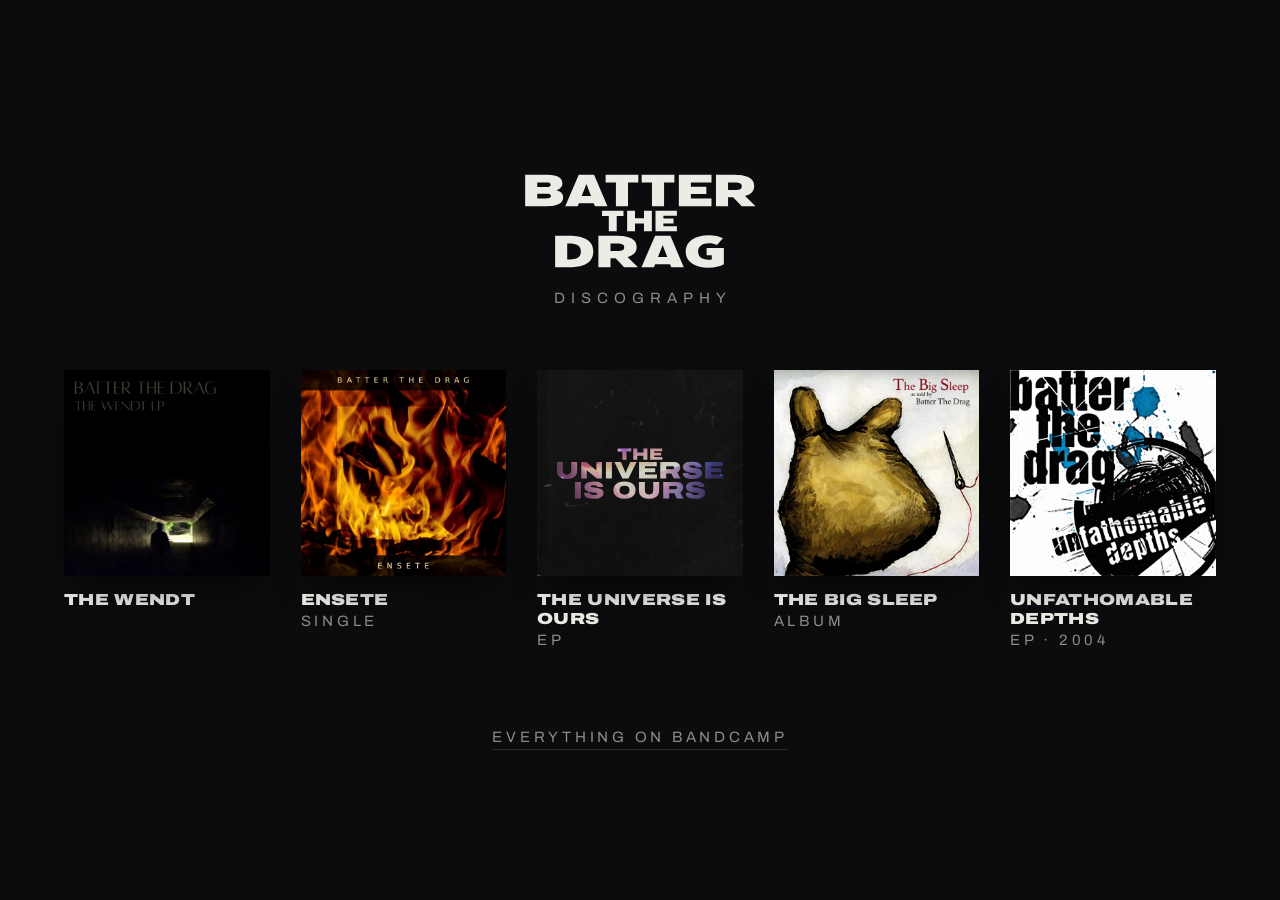
<file: discography.html>
<!DOCTYPE html>
<html lang="en">
<head>
  <meta charset="UTF-8">
  <meta name="viewport" content="width=device-width, initial-scale=1.0">
  <title>Batter The Drag · Discography</title>
  <meta name="description" content="Every Batter The Drag release: The Wendt, Ensete, The Universe Is Ours, The Big Sleep and Unfathomable Depths.">
  <meta property="og:title" content="Batter The Drag · Discography">
  <meta property="og:description" content="Every Batter The Drag release.">
  <meta property="og:image" content="https://batterthedrag.com/wendt/cover.jpg">
  <link rel="icon" type="image/png" href="favicon.png">
  <script>try { var a = sessionStorage.getItem('btd-arrive'); if (a) { sessionStorage.removeItem('btd-arrive'); document.documentElement.dataset.arrive = a; } } catch (e) {}</script>
  <link rel="preconnect" href="https://fonts.googleapis.com">
  <link rel="preconnect" href="https://fonts.gstatic.com" crossorigin>
  <link href="https://fonts.googleapis.com/css2?family=Archivo:wdth,wght@100,400;125,900&display=swap" rel="stylesheet">
  <style>
    :root {
      --bg: #0c0c0e;
      --ink: #ecebe6;
      --ink-soft: #8d8b85;
      --line: rgba(236, 235, 230, .14);
      --ease-out: cubic-bezier(.2, .7, .2, 1);
    }

    * { margin: 0; padding: 0; box-sizing: border-box; }

    html { background: var(--bg); }

    body {
      min-height: 100vh;
      min-height: 100dvh;
      display: flex;
      flex-direction: column;
      justify-content: center;
      background: var(--bg);
      color: var(--ink);
      font-family: 'Archivo', 'Arial', sans-serif;
      padding: calc(clamp(28px, 5vw, 64px) + env(safe-area-inset-top)) clamp(16px, 5vw, 64px) calc(48px + env(safe-area-inset-bottom));
    }

    header {
      display: grid;
      justify-items: center;
      gap: 18px;
      margin-bottom: clamp(32px, 6vw, 64px);
    }

    /* The band logo, in the page's ink */
    .band {
      width: clamp(150px, 20vw, 240px);
      aspect-ratio: 426.4 / 180.4;
      background: var(--ink);
      mask: url('batter-the-drag.svg') no-repeat center / contain;
      -webkit-mask: url('batter-the-drag.svg') no-repeat center / contain;
    }

    h2 {
      font-size: 15px;
      font-weight: 400;
      letter-spacing: .4em;
      text-transform: uppercase;
      color: var(--ink-soft);
      padding-left: .4em; /* balances the trailing letter-spacing */
    }

    .releases {
      width: 100%;
      list-style: none;
      display: grid;
      grid-template-columns: repeat(5, 1fr);
      gap: clamp(16px, 2.4vw, 32px);
      max-width: 1240px;
      margin: 0 auto;
    }

    .release a {
      display: grid;
      gap: 14px;
      color: inherit;
      text-decoration: none;
      outline: none;
    }

    .cover {
      position: relative;
      aspect-ratio: 1;
      overflow: hidden;
      background: #000;
      box-shadow: 0 18px 40px -18px rgba(0, 0, 0, .9);
      transition: transform .5s var(--ease-out), box-shadow .5s var(--ease-out);
    }

    .cover img {
      display: block;
      width: 100%;
      height: 100%;
      object-fit: cover;
    }

    /* The Universe Is Ours has no square cover: its spinning sky in its own lettering */
    .cover-universe {
      background: url('bg-2.webp') center / cover;
    }

    .cover-universe::before {
      content: '';
      position: absolute;
      inset: 8%;
      background: url('text-bg-2.webp') center / 160%;
      mask: url('the-universe-is-ours.svg') no-repeat center / contain;
      -webkit-mask: url('the-universe-is-ours.svg') no-repeat center / contain;
    }

    .release a:hover .cover,
    .release a:focus-visible .cover {
      transform: translateY(-6px);
      box-shadow: 0 28px 50px -20px rgba(0, 0, 0, 1);
    }

    .release a:focus-visible .cover { outline: 2px solid var(--ink); outline-offset: 4px; }

    .meta {
      display: grid;
      gap: 4px;
    }

    .title {
      font-size: clamp(15px, 1.25vw, 16px);
      font-weight: 900;
      font-stretch: 125%;
      letter-spacing: .02em;
      text-transform: uppercase;
      line-height: 1.2;
    }

    .kind {
      font-size: 15px;
      letter-spacing: .25em;
      text-transform: uppercase;
      color: var(--ink-soft);
    }

    footer {
      margin-top: clamp(40px, 7vw, 80px);
      text-align: center;
    }

    footer a {
      font-size: 15px;
      letter-spacing: .25em;
      text-transform: uppercase;
      color: var(--ink-soft);
      text-decoration: none;
      border-bottom: 1px solid var(--line);
      padding-bottom: 4px;
      transition: color .3s, border-color .3s;
    }

    footer a:hover,
    footer a:focus-visible { color: var(--ink); border-color: var(--ink); }

    /* Tablets: a row of three, then two */
    @media (max-width: 999px) {
      .releases { grid-template-columns: repeat(6, 1fr); }
      .release { grid-column: span 2; }
      .release:nth-child(4) { grid-column: 2 / span 2; }
    }

    /* Phones: the newest big, the rest in pairs */
    @media (max-width: 599px) {
      .releases { grid-template-columns: 1fr 1fr; }
      .release,
      .release:nth-child(4) { grid-column: auto; }
      .release:first-child { grid-column: 1 / -1; }
    }

    .sr-only {
      position: absolute;
      width: 1px;
      height: 1px;
      overflow: hidden;
      clip: rect(0 0 0 0);
      white-space: nowrap;
    }

    /* Black (or the Wendt's light, coming from it) that lifts on arrival and falls on leaving */
    .veil {
      position: fixed;
      inset: 0;
      z-index: 10;
      pointer-events: none;
      background: var(--bg);
      opacity: 0;
    }

    [data-arrive="light"] .veil { background: #f3ead2; }

    @media (prefers-reduced-motion: no-preference) {
      .veil { animation: lift .9s ease both; }
      header { animation: rise 1s .3s var(--ease-out) both; }
      .release { animation: rise 1s calc(.45s + var(--i) * .09s) var(--ease-out) both; }
      footer { animation: rise 1s 1s var(--ease-out) both; }

      /* Leaving: the others sink away, the chosen cover comes forward, then black */
      .is-leaving .veil { background: var(--bg); animation: fall .5s .35s ease-in both; }
      .is-leaving :is(header, footer, .release:not(.is-chosen)) { animation: sink .45s ease-in both; }
      .is-leaving .is-chosen .cover { transform: scale(1.08); transition-duration: .8s; }
    }

    @keyframes lift { from { opacity: 1; } to { opacity: 0; } }
    @keyframes fall { from { opacity: 0; } to { opacity: 1; } }
    @keyframes rise { from { opacity: 0; transform: translateY(24px); } }
    @keyframes sink { to { opacity: 0; transform: translateY(12px); } }
  </style>
</head>
<body>
  <header>
    <h1 class="band"><span class="sr-only">Batter The Drag</span></h1>
    <h2>Discography</h2>
  </header>

  <ol class="releases">
    <li class="release" style="--i: 0">
      <a href="./">
        <span class="cover"><img src="wendt/cover-sm.webp" alt="" width="600" height="600"></span>
        <span class="meta"><span class="title">The Wendt</span></span>
      </a>
    </li>
    <li class="release" style="--i: 1">
      <a href="ensete">
        <span class="cover"><img src="ensete/cover-sm.webp" alt="" width="600" height="600"></span>
        <span class="meta"><span class="title">Ensete</span><span class="kind">Single</span></span>
      </a>
    </li>
    <li class="release" style="--i: 2">
      <a href="the-universe-is-ours">
        <span class="cover cover-universe"></span>
        <span class="meta"><span class="title">The Universe Is Ours</span><span class="kind">EP</span></span>
      </a>
    </li>
    <li class="release" style="--i: 3">
      <a href="the-big-sleep">
        <span class="cover"><img src="the-big-sleep/cover-sm.webp" alt="" width="600" height="600"></span>
        <span class="meta"><span class="title">The Big Sleep</span><span class="kind">Album</span></span>
      </a>
    </li>
    <li class="release" style="--i: 4">
      <a href="unfathomable-depths">
        <span class="cover"><img src="unfathomable-depths/cover-sm.webp" alt="" width="600" height="600"></span>
        <span class="meta"><span class="title">Unfathomable Depths</span><span class="kind">EP · 2004</span></span>
      </a>
    </li>
  </ol>

  <footer>
    <a href="https://batterthedrag.bandcamp.com" target="_blank" rel="noopener">Everything on Bandcamp</a>
  </footer>

  <div class="veil" aria-hidden="true"></div>

  <script>
    (function () {
      var reduceMotion = window.matchMedia('(prefers-reduced-motion: reduce)').matches;
      var timer;

      document.querySelectorAll('.release a').forEach(function (link) {
        link.addEventListener('click', function (e) {
          if (e.metaKey || e.ctrlKey || e.shiftKey || e.button !== 0 || reduceMotion) return;
          if (document.body.classList.contains('is-leaving')) { e.preventDefault(); return; }
          e.preventDefault();
          link.parentNode.classList.add('is-chosen');
          document.body.classList.add('is-leaving');
          timer = setTimeout(function () { location.href = link.href; }, 900);
        });
      });

      // The back button brings the page back mid-exit: undo it.
      window.addEventListener('pageshow', function (e) {
        if (!e.persisted) return;
        clearTimeout(timer);
        document.body.classList.remove('is-leaving');
        var chosen = document.querySelector('.is-chosen');
        if (chosen) chosen.classList.remove('is-chosen');
      });
    })();
  </script>
</body>
</html>
</file>
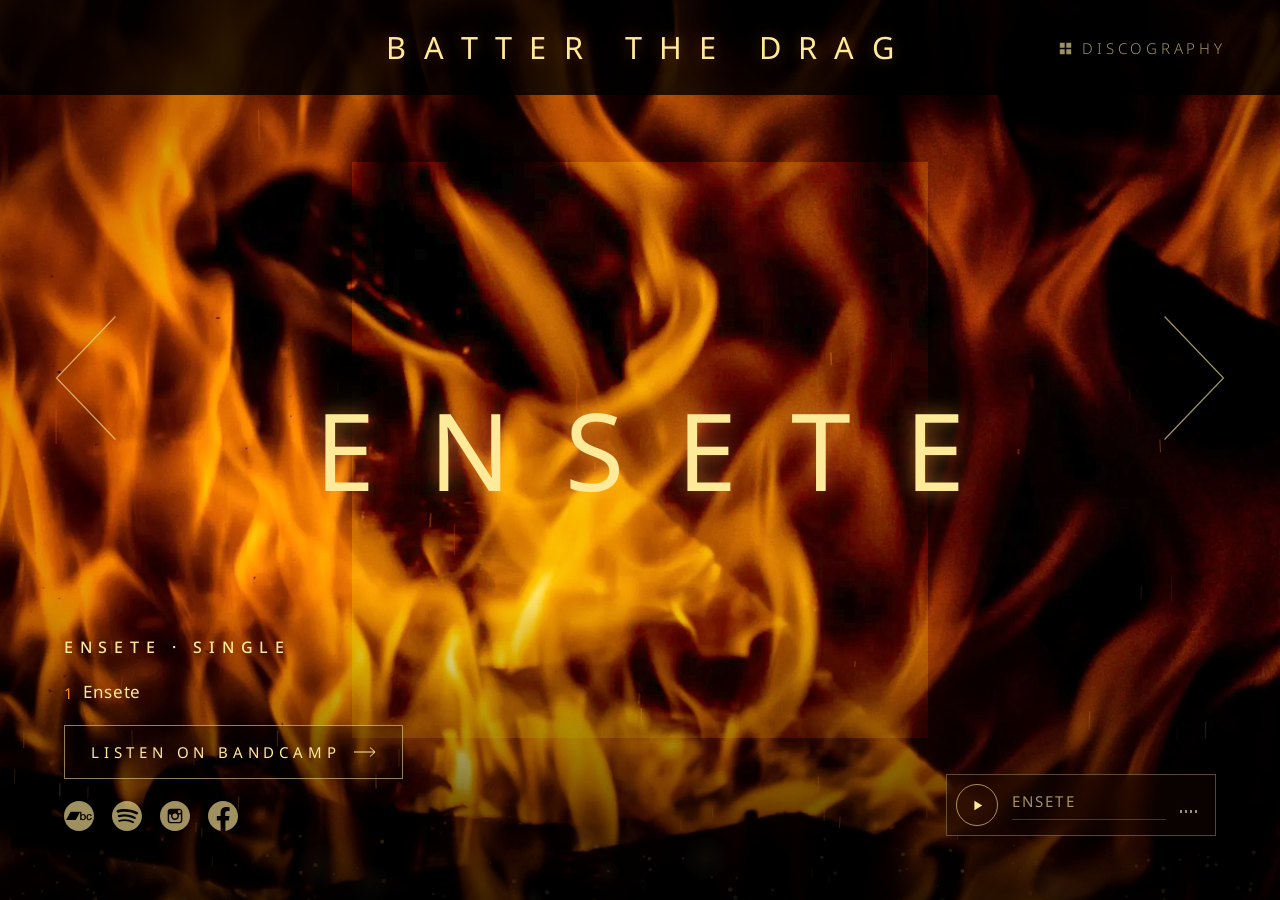
<file: ensete.html>
<!DOCTYPE html>
<html lang="en" class="no-js">
<head>
  <meta charset="UTF-8">
  <meta name="viewport" content="width=device-width, initial-scale=1.0, viewport-fit=cover">
  <title>Batter The Drag · Ensete</title>
  <meta name="description" content="Ensete, a single from Batter The Drag. Listen on Bandcamp.">
  <meta property="og:title" content="Batter The Drag · Ensete">
  <meta property="og:description" content="Ensete, the single. Listen on Bandcamp.">
  <meta property="og:image" content="https://batterthedrag.com/ensete/cover.jpg">
  <meta property="og:url" content="https://batterthedrag.com/ensete">
  <meta property="og:type" content="music.song">
  <meta name="theme-color" content="#000000">
  <link rel="icon" type="image/png" href="favicon.png">
  <link rel="preload" href="ensete/fire.webp" as="image" media="(min-width: 700px)">
  <link rel="preload" href="ensete/fire-sm.webp" as="image" media="(max-width: 699px)">
  <link rel="preconnect" href="https://fonts.googleapis.com">
  <link rel="preconnect" href="https://fonts.gstatic.com" crossorigin>
  <link href="https://fonts.googleapis.com/css2?family=Noto+Sans:wght@300;400;500&display=swap" rel="stylesheet">
  <script>document.documentElement.classList.replace('no-js', 'js');</script>
  <script>try { var a = sessionStorage.getItem('btd-arrive'); if (a) { sessionStorage.removeItem('btd-arrive'); document.documentElement.dataset.arrive = a; } } catch (e) {}</script>
  <link rel="stylesheet" href="arrows.css">
  <style>
    :root {
      --flame: #ffea99;        /* album-cover lettering */
      --flame-dim: rgba(255, 234, 153, .62);
      --ember: #ff8a2a;
      --hot: #ff5a12;
      --cream: #efebcb;        /* the Wendt page's light we may arrive out of */
      --ease-out: cubic-bezier(.16, 1, .3, 1);
      --gutter: clamp(20px, 5vw, 80px);
      --band: calc(clamp(56px, 10.5vh, 116px) + env(safe-area-inset-top));
      --square: min(64vh, 64vw);
      --cy: 50%;               /* vertical center of the square and the title */
    }

    * { margin: 0; padding: 0; box-sizing: border-box; }

    html { background: #000; }
    html, body { height: 100%; }

    body {
      background: #000;
      color: var(--flame);
      font-family: 'Noto Sans', 'DejaVu Sans', Verdana, sans-serif;
      font-weight: 300;
      overflow: hidden;
      -webkit-font-smoothing: antialiased;
    }

    a { color: inherit; }

    /* ---------- Fire ---------- */

    /* CSS photo: shown without WebGL and with reduced motion; the WebGL canvas paints over it */
    .bg {
      position: fixed;
      inset: -2%;
      background: #000 url('ensete/fire.webp') no-repeat 50% 55% / cover;
    }

    @media (max-width: 699px) {
      .bg { background-image: url('ensete/fire-sm.webp'); }
    }

    .gl-ready .bg { visibility: hidden; }

    #fire,
    #embers {
      position: fixed;
      inset: 0;
      width: 100%;
      height: 100%;
      pointer-events: none;
    }

    #embers { z-index: 3; }

    /* The lighter square from the cover, laid over the flames with soft light */
    .square {
      position: fixed;
      left: 50%;
      top: var(--cy);
      z-index: 2;
      width: var(--square);
      aspect-ratio: 1;
      transform: translate(-50%, -50%) translate3d(calc(var(--px, 0px) * -.35), calc(var(--py, 0px) * -.35), 0);
      background: rgba(255, 214, 130, .8);
      mix-blend-mode: soft-light;
      pointer-events: none;
    }

    .vignette {
      position: fixed;
      inset: 0;
      z-index: 4;
      pointer-events: none;
      background:
        radial-gradient(ellipse 90% 80% at 50% 50%, transparent 45%, rgba(0, 0, 0, .65) 100%),
        linear-gradient(to top, rgba(0, 0, 0, .7), transparent 34%);
    }

    .grain {
      position: fixed;
      inset: -50%;
      z-index: 4;
      pointer-events: none;
      opacity: .08;
      mix-blend-mode: overlay;
      background-image: url("data:image/svg+xml,%3Csvg xmlns='http://www.w3.org/2000/svg' width='220' height='220'%3E%3Cfilter id='n'%3E%3CfeTurbulence type='fractalNoise' baseFrequency='.85' numOctaves='3' stitchTiles='stitch'/%3E%3C/filter%3E%3Crect width='100%25' height='100%25' filter='url(%23n)'/%3E%3C/svg%3E");
      animation: grain 1s steps(6) infinite;
    }

    /* Cover's dark band across the top */
    .topband {
      position: fixed;
      top: 0;
      left: 0;
      right: 0;
      z-index: 5;
      height: var(--band);
      background: rgba(0, 0, 0, .8);
      pointer-events: none;
    }

    .arrive-light,
    .exit-dark {
      position: fixed;
      inset: 0;
      z-index: 20;
      pointer-events: none;
      opacity: 0;
    }

    .arrive-light { background: var(--cream); }
    [data-arrive="light"] .arrive-light { opacity: 1; }
    .exit-dark { background: #000; }

    /* ---------- Type ---------- */

    .title {
      font-weight: 400;
      text-transform: uppercase;
      font-kerning: none;
    }

    .title .band,
    .title .album {
      position: fixed;
      left: 0;
      right: 0;
      z-index: 6;
      display: block;
      text-align: center;
      white-space: nowrap;
      pointer-events: none;
    }

    /* "Batter The Drag", in the top band like the cover */
    .title .band {
      top: env(safe-area-inset-top);
      height: calc(var(--band) - env(safe-area-inset-top));
      line-height: calc(var(--band) - env(safe-area-inset-top));
      font-size: clamp(15px, min(2.4vw, 3.8vh), 34px);
      letter-spacing: .56em;
      padding-left: .56em;     /* balance the tracking after the last letter */
    }

    /* "Ensete", burning in the middle of the square */
    .title .album {
      top: var(--cy);
      font-size: clamp(2.6rem, min(8.4vw, 15vh), 8.6rem);
      line-height: 1;
      letter-spacing: .5em;
      padding-left: .5em;
      transform: translateY(-50%) translate3d(calc(var(--px, 0px) * -.7), calc(var(--py, 0px) * -.7), 0);
    }

    .split > span {
      display: inline-block;
      white-space: pre;
    }

    /* Settled look of a burning letter; the animations start and end here */
    .album.split > span {
      color: var(--flame);
      text-shadow: 0 0 .18em rgba(255, 170, 60, .55), 0 0 .6em rgba(255, 90, 0, .35);
    }

    .band.split > span {
      text-shadow: 0 0 .5em rgba(255, 120, 20, .35);
    }

    .info {
      position: fixed;
      left: var(--gutter);
      bottom: calc(var(--gutter) + env(safe-area-inset-bottom));
      z-index: 7;
      display: grid;
      gap: 22px;
      max-width: min(440px, calc(100vw - var(--gutter) * 2 - 70px));
    }

    .eyebrow {
      font-size: 16px;
      font-weight: 500;
      letter-spacing: .42em;
      text-transform: uppercase;
      color: var(--flame);
    }

    .tracks {
      list-style: none;
      display: flex;
      flex-wrap: wrap;
      gap: 6px 18px;
      font-size: 17px;
      font-weight: 400;
      letter-spacing: .04em;
      color: var(--flame-dim);
    }

    .tracks button {
      all: unset;
      cursor: pointer;
      transition: color .3s, text-shadow .3s;
    }

    .tracks button:hover,
    .tracks button[aria-current="true"] {
      color: var(--flame);
      text-shadow: 0 0 14px rgba(255, 120, 30, .6);
    }

    .tracks button:focus-visible { outline: 1px solid var(--flame); outline-offset: 4px; }

    .tracks li span {
      font-size: 15px;
      letter-spacing: .2em;
      margin-right: 7px;
      color: var(--ember);
      vertical-align: middle;
    }

    .listen {
      position: relative;
      display: inline-flex;
      align-items: center;
      gap: 14px;
      justify-self: start;
      padding: 16px 26px;
      border: 1px solid rgba(255, 234, 153, .55);
      background: rgba(0, 0, 0, .25);
      color: var(--flame);
      text-decoration: none;
      font-size: 15px;
      font-weight: 400;
      letter-spacing: .32em;
      text-transform: uppercase;
      overflow: hidden;
      isolation: isolate;
      transition: color .5s var(--ease-out), border-color .5s var(--ease-out), box-shadow .6s var(--ease-out);
    }

    /* Hover: the button fills up with flame from the bottom */
    .listen::before {
      content: '';
      position: absolute;
      inset: 0;
      z-index: -1;
      background: linear-gradient(to top, var(--hot), var(--ember) 45%, var(--flame));
      transform: scaleY(0);
      transform-origin: bottom;
      transition: transform .6s var(--ease-out);
    }

    .listen svg {
      width: 22px;
      height: 10px;
      stroke: currentColor;
      fill: none;
      transition: transform .5s var(--ease-out);
    }

    .listen:hover,
    .listen:focus-visible {
      color: #1a0700;
      border-color: var(--flame);
      box-shadow: 0 0 40px rgba(255, 110, 20, .45);
    }

    .listen:hover::before,
    .listen:focus-visible::before { transform: scaleY(1); }
    .listen:hover svg,
    .listen:focus-visible svg { transform: translateX(6px); }

    .social {
      display: flex;
      gap: 18px;
    }

    .social a {
      display: block;
      transition: transform .3s var(--ease-out);
    }

    .social svg {
      width: 30px;
      height: 30px;
      fill: var(--flame-dim);
      transition: fill .3s, filter .3s;
    }

    .social a:hover { transform: translateY(-3px); }
    .social a:hover svg,
    .social a:focus-visible svg {
      fill: var(--flame);
      filter: drop-shadow(0 0 10px rgba(255, 110, 20, .7));
    }

    /* ---------- Big prev / next arrows (placed by arrows.css) ---------- */

    .arrow,
    .discog {
      --streak: #ffea99;
      z-index: 8;
      color: var(--flame-dim);
      filter: drop-shadow(0 0 8px rgba(0, 0, 0, .9));
      transition: color .4s;
    }

    .arrow svg {
      stroke-width: 1;
      transition: filter .4s;
    }

    .arrow[data-next] svg { animation: nudge 3.2s 5.5s ease-in-out infinite; }

    .arrow:hover,
    .discog:hover,
    .arrow:focus-visible,
    .discog:focus-visible { color: var(--flame); }
    .arrow:hover svg,
    .arrow:focus-visible svg {
      animation-play-state: paused;
      filter: drop-shadow(0 0 12px rgba(255, 110, 20, .9));
    }

    /* ---------- Player ---------- */

    .player {
      position: fixed;
      right: var(--gutter);
      bottom: calc(var(--gutter) + env(safe-area-inset-bottom));
      z-index: 8;
      display: flex;
      align-items: center;
      gap: 14px;
      width: 270px;
      padding: 9px 18px 9px 9px;
      border: 1px solid rgba(255, 234, 153, .3);
      background: rgba(20, 6, 0, .45);
      -webkit-backdrop-filter: blur(10px);
      backdrop-filter: blur(10px);
    }

    .player-toggle {
      flex: none;
      display: grid;
      place-items: center;
      width: 42px;
      height: 42px;
      border: 1px solid rgba(255, 234, 153, .6);
      border-radius: 50%;
      background: none;
      color: var(--flame);
      cursor: pointer;
      transition: background .4s, color .4s, box-shadow .4s;
    }

    .player-toggle svg { width: 15px; height: 15px; fill: currentColor; }
    .player-toggle .i-pause,
    .player.is-playing .player-toggle .i-play { display: none; }
    .player.is-playing .player-toggle .i-pause { display: block; }

    .player-toggle:hover,
    .player-toggle:focus-visible {
      background: var(--flame);
      color: #1a0700;
      box-shadow: 0 0 30px rgba(255, 110, 20, .55);
    }

    .player-meta {
      flex: 1;
      display: grid;
      gap: 8px;
      min-width: 0;
    }

    .player-title {
      font-size: 15px;
      font-weight: 400;
      letter-spacing: .14em;
      text-transform: uppercase;
      color: var(--flame-dim);
      white-space: nowrap;
      overflow: hidden;
      text-overflow: ellipsis;
    }

    .player-progress {
      height: 1px;
      background: rgba(255, 234, 153, .22);
      overflow: hidden;
    }

    .player-progress span {
      display: block;
      height: 100%;
      background: linear-gradient(to right, var(--hot), var(--flame));
      transform-origin: left;
      transform: scaleX(var(--progress, 0));
    }

    .eq {
      flex: none;
      display: flex;
      align-items: flex-end;
      gap: 3px;
      height: 16px;
    }

    .eq i {
      width: 2px;
      height: 20%;
      background: var(--flame-dim);
      transition: background .4s;
    }

    .player.is-playing .eq i {
      background: var(--ember);
      animation: eq .8s ease-in-out infinite alternate;
    }

    .player.is-playing .eq i:nth-child(2) { animation-duration: .55s; animation-delay: -.2s; }
    .player.is-playing .eq i:nth-child(3) { animation-duration: .7s; animation-delay: -.5s; }
    .player.is-playing .eq i:nth-child(4) { animation-duration: .9s; animation-delay: -.1s; }

    :focus-visible { outline: 1px solid var(--flame); outline-offset: 4px; }

    .sr-only {
      position: absolute;
      width: 1px;
      height: 1px;
      overflow: hidden;
      clip: rect(0 0 0 0);
      white-space: nowrap;
    }

    @media (max-width: 699px) {
      :root {
        --square: min(62vw, 34vh);
        --cy: 40%;
        --band: calc(56px + env(safe-area-inset-top));
      }
      .tracks { font-size: 15px; }
      .listen { padding: 14px 20px; font-size: 15px; letter-spacing: .26em; }
      .social svg { width: 26px; height: 26px; }
      /* The arrows sit between the title and the info on phones, so the info can use the full width */
      .info { bottom: calc(var(--gutter) + env(safe-area-inset-bottom) + 64px); max-width: calc(100vw - var(--gutter) * 2); }
      .player { left: var(--gutter); right: var(--gutter); bottom: calc(14px + env(safe-area-inset-bottom)); width: auto; }
    }

    /* Narrow phones: tighten the band lettering so it clears the Discography icon in the top-right corner */
    @media (max-width: 380px) {
      .title .band { font-size: 15px; letter-spacing: .26em; padding-left: .26em; }
    }

    /* Short phones: lift the square and title clear of the info */
    @media (max-width: 699px) and (max-height: 720px) {
      :root { --cy: 35%; --square: min(56vw, 30vh); }
      .info { gap: 16px; }
    }

    @media (max-height: 520px) {
      .tracks { display: none; }
      .info { gap: 14px; }
    }

    /* ---------- Motion ---------- */

    @keyframes ignite {
      from { opacity: 0; transform: scale(1.12); filter: brightness(.15) saturate(1.6); }
      to   { opacity: 1; transform: none; filter: none; }
    }

    @keyframes smolder {
      from { transform: scale(1); }
      to   { transform: scale(1.06); }
    }

    /* The exit's burnout played forward: smoke settling back down into burning letters */
    @keyframes burnin {
      from { opacity: 0; color: #3a0c00; filter: blur(6px); transform: translateY(-.5em); text-shadow: none; }
      55%  { opacity: 1; color: var(--hot); filter: blur(1px); transform: none; text-shadow: 0 0 .3em #ff5a00, 0 0 .9em #ff3c00; }
    }

    /* The exit's blur-out played forward */
    @keyframes unblur {
      from { opacity: 0; filter: blur(8px); }
    }

    @keyframes square-breathe {
      0%, 100% { opacity: 1; }
      50% { opacity: .72; }
    }

    @keyframes burn {
      0%   { text-shadow: 0 0 .18em rgba(255, 170, 60, .55), 0 0 .6em rgba(255, 90, 0, .35); }
      30%  { text-shadow: 0 0 .22em rgba(255, 190, 80, .7), 0 0 .9em rgba(255, 100, 0, .5); }
      55%  { text-shadow: 0 0 .15em rgba(255, 160, 50, .45), 0 0 .5em rgba(255, 80, 0, .28); }
      80%  { text-shadow: 0 0 .26em rgba(255, 200, 90, .75), 0 0 1.1em rgba(255, 110, 10, .55); }
      100% { text-shadow: 0 0 .18em rgba(255, 170, 60, .55), 0 0 .6em rgba(255, 90, 0, .35); }
    }

    @keyframes burnout {
      40% { color: var(--hot); text-shadow: 0 0 .3em #ff5a00, 0 0 .9em #ff3c00; }
      to  { opacity: 0; color: #3a0c00; filter: blur(6px); transform: translateY(-.5em); text-shadow: none; }
    }

    @keyframes nudge {
      0%, 70%, 100% { transform: translateX(0); }
      80% { transform: translateX(10px); }
      90% { transform: translateX(0); }
      95% { transform: translateX(5px); }
    }

    @keyframes fade-out {
      to { opacity: 0; }
    }

    @keyframes fade-in {
      from { opacity: 0; }
      to   { opacity: 1; }
    }

    @keyframes grain {
      0%   { transform: translate(0, 0); }
      20%  { transform: translate(-6%, 4%); }
      40%  { transform: translate(5%, -7%); }
      60%  { transform: translate(-3%, 8%); }
      80%  { transform: translate(7%, -2%); }
      100% { transform: translate(0, 0); }
    }

    @keyframes eq {
      from { height: 15%; }
      to   { height: 100%; }
    }

    /* Hold everything until the fire photo has loaded */
    .js:not(.is-lit) :is(.bg, .square, .topband, .title, .info, .arrow, .discog, .player) { visibility: hidden; }

    /* Out of the light: fade it off whatever the motion setting (it's only opacity) */
    .is-lit[data-arrive="light"] .arrive-light { animation: fade-out .8s ease-out both; }

    @media (prefers-reduced-motion: no-preference) {
      /* Coming in is the exit in reverse: sparks, the fire catching from the bottom up
         (the WebGL burn front), the letters settling out of smoke, then everything else */
      .is-lit .bg { animation: ignite 1.8s var(--ease-out) both, smolder 30s 1.8s ease-in-out infinite alternate; }
      .is-lit #embers { animation: fade-in .6s ease both; }
      .is-lit .topband { animation: unblur .8s .9s ease both; }
      .is-lit .band.split > span { animation: burnin 1s calc(.5s + var(--i) * 45ms) ease-out both; }
      .is-lit .square { animation: unblur 1s .8s ease both, square-breathe 6s 2.6s ease-in-out infinite; }
      .is-lit .album.split > span {
        animation:
          burnin 1.2s calc(.7s + var(--i) * 110ms) ease-out both,
          burn calc(2.4s + var(--i) * 370ms) calc(1.9s + var(--i) * 110ms) ease-in-out infinite;
      }
      .is-lit .info > * { animation: unblur .8s ease both; }
      .is-lit .info > :nth-child(1) { animation-delay: 1.7s; }
      .is-lit .info > :nth-child(2) { animation-delay: 1.8s; }
      .is-lit .info > :nth-child(3) { animation-delay: 1.9s; }
      .is-lit .info > :nth-child(4) { animation-delay: 2s; }
      .is-lit .arrow,
      .is-lit .discog { animation: unblur .8s 2s ease both; }
      .is-lit .player { animation: unblur .8s 2.1s ease both; }

      /* Burning down to black */
      .is-leaving .album.split > span,
      .is-leaving .band.split > span { animation: burnout .9s calc(var(--i) * 60ms) ease-in forwards; }
      .is-leaving .bg { filter: brightness(0); transition: filter 1.1s ease-in; }
      .is-leaving .square,
      .is-leaving .topband,
      .is-leaving .info,
      .is-leaving .arrow,
      .is-leaving .discog,
      .is-leaving .player { opacity: 0; filter: blur(8px); transition: opacity .6s, filter .6s; }
      .is-leaving .square,
      .is-leaving .topband,
      .is-leaving .arrow,
      .is-leaving .discog,
      .is-leaving .player { animation: none; }
      .is-leaving .exit-dark { opacity: 1; transition: opacity .5s .85s ease-in; }
    }

    @media (prefers-reduced-motion: reduce) {
      .grain { animation: none; }
      #embers { display: none; }
      .arrow svg { animation: none; }
    }
  </style>
</head>
<body>
  <div class="arrive-light" aria-hidden="true"></div>
  <div class="bg" aria-hidden="true"></div>
  <canvas id="fire" aria-hidden="true"></canvas>
  <div class="square" aria-hidden="true"></div>
  <canvas id="embers" aria-hidden="true"></canvas>
  <div class="vignette" aria-hidden="true"></div>
  <div class="grain" aria-hidden="true"></div>
  <div class="topband" aria-hidden="true"></div>

  <h1 class="title" aria-label="Batter The Drag. Ensete">
    <span class="band split" aria-hidden="true">Batter The Drag</span>
    <span class="album split" aria-hidden="true">Ensete</span>
  </h1>

  <div class="info">
    <p class="eyebrow">Ensete · Single</p>
    <ol class="tracks">
      <li><button type="button" data-track="0"><span>1</span>Ensete</button></li>
    </ol>
    <a class="listen" href="https://batterthedrag.bandcamp.com/track/ensete" target="_blank" rel="noopener">
      Listen on Bandcamp
      <svg viewBox="0 0 22 10" aria-hidden="true"><path d="M0 5h21M16 .5 21 5l-5 4.5"/></svg>
    </a>
    <nav class="social" aria-label="Batter The Drag elsewhere">
      <a href="https://batterthedrag.bandcamp.com/track/ensete" target="_blank" rel="noopener" aria-label="Bandcamp">
        <svg viewBox="0 0 682.7 682.7" aria-hidden="true"><path d="M682.6 341.3C682.6 152.8 529.8 0 341.3 0S0 152.8 0 341.3s152.8 341.3 341.3 341.3 341.3-152.7 341.3-341.3zm-240.8 96.6c-17.8 0-37-4.5-45.6-22.4h-.5v18.7h-27.5v-188L266.5 433.8h-218l101.8-187.9h246.9v69.6h.5c7.9-13.2 24.5-21.4 39.3-21.4 41.5 0 61.7 32.7 61.7 72.5 0 36.7-17.9 71.3-56.9 71.3zm68.7-70.4c0-41.1 21.7-73.3 65-73.3 30.6 0 56.6 15.8 59.4 49.3h-29c-2.3-16.6-14-25.6-30.1-25.6-15 0-36.2 8.2-36.2 49.6 0 22.7 9.7 46.7 34.9 46.7 16.8 0 28.5-11.6 31.4-31.1H635c-5.4 35.3-26.5 54.9-60.4 54.9-41.4-.1-64.1-30.4-64.1-70.5z"/><path d="M433.1 414.2c-23.4 0-37-20.6-37-48 0-29 12.5-48.3 37-48.3 24 0 36.4 23.5 36.5 48.3 0 23.7-10 48-36.5 48z"/></svg>
      </a>
      <a href="https://open.spotify.com/artist/7n0isdj3K0MwurrqOzG4f8" target="_blank" rel="noopener" aria-label="Spotify">
        <svg viewBox="0 0 20 20" aria-hidden="true"><path d="M15.9 8.9C12.7 7 7.4 6.8 4.3 7.8c-.5.1-1-.1-1.2-.6-.1-.6.2-1.1.7-1.2 3.6-1.1 9.4-.8 13.1 1.4.4.2.6.8.4 1.3-.3.3-.9.4-1.4.2m-.1 2.8c-.2.4-.7.5-1 .2-2.7-1.6-6.8-2.1-9.9-1.1-.4.1-.9-.1-1-.5-.1-.4 0-.9.4-.9 3.7-1.1 8.1-.6 11.2 1.3.4.2.5.7.3 1m-1.2 2.8c-.2.3-.6.4-.9.2-2.4-1.4-5.3-1.8-8.8-.9-.3.1-.6-.1-.8-.4-.1-.4.2-.6.5-.8 3.8-.9 7.1-.5 9.7 1.1.4.1.5.4.3.8M10 0C4.5 0 0 4.5 0 10s4.5 10 10 10 10-4.5 10-10S15.5 0 10 0z"/></svg>
      </a>
      <a href="https://www.instagram.com/batterthedrag/" target="_blank" rel="noopener" aria-label="Instagram">
        <svg viewBox="0 0 1146.6 1146.6" aria-hidden="true"><path d="M788.3 358.3h-95.5v95.6h95.5zM573.3 671.3c52.6 0 97.9-43 97.9-97.9 0-21.5-7.2-40.6-19.1-57.3-16.7-23.9-47.8-40.6-78.8-40.6-31.1 0-62.1 16.7-78.8 40.6-11.9 16.7-19.1 35.8-19.1 57.3 0 54.9 45.4 97.9 97.9 97.9z"/><path d="M573.3 0C256.7 0 0 256.7 0 573.3s256.7 573.3 573.3 573.3 573.3-256.7 573.3-573.3S890 0 573.3 0zm279.5 745.3c0 59.7-47.8 107.5-107.5 107.5h-344c-59.7 0-107.5-47.8-107.5-107.5v-344c0-59.7 47.8-107.5 107.5-107.5h344c59.7 0 107.5 47.8 107.5 107.5v344z"/><path d="M714.3 516c7.2 16.7 11.9 38.2 11.9 57.3 0 83.6-69.3 152.9-152.9 152.9-83.6 0-152.9-69.3-152.9-152.9 0-19.1 4.8-40.6 11.9-57.3h-83.6v229.3c0 28.7 23.9 52.6 52.6 52.6h344c28.7 0 52.6-23.9 52.6-52.6V516h-83.6z"/></svg>
      </a>
      <a href="https://www.facebook.com/batterthedrag" target="_blank" rel="noopener" aria-label="Facebook">
        <svg viewBox="0 0 20 19.9" aria-hidden="true"><path d="M10 0C4.5 0 0 4.5 0 10c0 5 3.7 9.1 8.4 9.9v-7H5.9V10h2.5V7.8c0-2.5 1.5-3.9 3.8-3.9 1.1 0 2.2.2 2.2.2v2.5h-1.3c-1.2 0-1.6.8-1.6 1.6V10h2.8l-.4 2.9h-2.3v7c4.9-.8 8.5-5 8.4-9.9 0-5.5-4.5-10-10-10z"/></svg>
      </a>
    </nav>
  </div>

  <a class="arrow" href="./" data-prev>
    <span class="sr-only">Previous: The Wendt</span>
    <svg viewBox="0 0 50 100" aria-hidden="true"><path d="M48 2 2 50 48 98"/></svg>
  </a>
  <a class="arrow" href="the-universe-is-ours" data-next>
    <span class="sr-only">Next: The Universe Is Ours</span>
    <svg viewBox="0 0 50 100" aria-hidden="true"><path d="M2 2 48 50 2 98"/></svg>
  </a>
  <a class="discog" href="discography" data-discography>
    <svg viewBox="0 0 16 16" aria-hidden="true"><path d="M1 1h6v6H1zM9 1h6v6H9zM1 9h6v6H1zM9 9h6v6H9z"/></svg>
    <span>Discography</span>
  </a>

  <div class="player" role="group" aria-label="Music player">
    <button class="player-toggle" type="button" aria-label="Play">
      <svg class="i-play" viewBox="0 0 24 24" aria-hidden="true"><path d="M7 4.5v15l12.5-7.5z"/></svg>
      <svg class="i-pause" viewBox="0 0 24 24" aria-hidden="true"><path d="M6 4.5h4v15H6zM14 4.5h4v15h-4z"/></svg>
    </button>
    <div class="player-meta">
      <span class="player-title" aria-live="polite">Ensete</span>
      <span class="player-progress" aria-hidden="true"><span></span></span>
    </div>
    <span class="eq" aria-hidden="true"><i></i><i></i><i></i><i></i></span>
  </div>

  <div class="exit-dark" aria-hidden="true"></div>

  <script src="player.js"></script>
  <script src="nav.js"></script>
  <script>
    (function () {
      var root = document.documentElement;
      var reduceMotion = window.matchMedia('(prefers-reduced-motion: reduce)').matches;

      // Split the title into letters for the staggered kindling.
      document.querySelectorAll('.split').forEach(function (el) {
        var text = el.textContent;
        el.textContent = '';
        Array.from(text).forEach(function (ch, i) {
          var span = document.createElement('span');
          span.textContent = ch;
          span.style.setProperty('--i', i);
          el.appendChild(span);
        });
      });

      // ---------- Sound ----------
      var music = BTD.createPlayer({
        player: document.querySelector('.player'),
        tracks: [{ title: 'Ensete', src: 'audio/ensete.mp3' }],
        start: 0,
        resumeKey: 'btd-ensete'
      });

      if (BTD.recall('btd-sound') === 'on') music.play(3000);

      // ---------- Timeline values the render loop eases toward ----------
      // ignite: 0 = dark, 1 = fully burning (flames catch from the bottom up, burn down from the top)
      var state = { ignite: 0 };
      var tweens = {};

      function tween(key, to, ms, delay, ease) {
        tweens[key] = { from: state[key], to: to, start: performance.now() + (delay || 0), ms: ms, ease: ease };
      }

      function easeInOut(k) { return k < 0.5 ? 4 * k * k * k : 1 - Math.pow(-2 * k + 2, 3) / 2; }

      function stepTweens(now) {
        Object.keys(tweens).forEach(function (key) {
          var t = tweens[key];
          var k = Math.min(1, Math.max(0, (now - t.start) / t.ms));
          state[key] = t.from + (t.to - t.from) * t.ease(k);
          if (k === 1) delete tweens[key];
        });
      }

      // ---------- Fire: WebGL heat haze, flicker and ignition over the photo ----------
      var small = window.matchMedia('(max-width: 699px)').matches;
      var photo = new Image();
      photo.src = small ? 'ensete/fire-sm.webp' : 'ensete/fire.webp';

      var fireCanvas = document.getElementById('fire');
      var gl = null;
      var uniforms = {};

      var VERT = 'attribute vec2 aPos; varying vec2 vUv;' +
        'void main() { vUv = aPos * 0.5 + 0.5; gl_Position = vec4(aPos, 0.0, 1.0); }';

      var FRAG = [
        '#ifdef GL_FRAGMENT_PRECISION_HIGH',
        'precision highp float;',
        '#else',
        'precision mediump float;',
        '#endif',
        'varying vec2 vUv;',
        'uniform sampler2D uTex;',
        'uniform vec2 uScale;',   // how much of the photo is on screen
        'uniform vec2 uCenter;',  // photo point at the middle of the screen
        'uniform vec2 uShift;',   // mouse parallax
        'uniform float uTime;',
        'uniform float uIgnite;',
        'float hash(vec2 p) { return fract(sin(dot(p, vec2(127.1, 311.7))) * 43758.5453); }',
        'float noise(vec2 p) {',
        '  vec2 i = floor(p); vec2 f = fract(p); f = f * f * (3.0 - 2.0 * f);',
        '  return mix(mix(hash(i), hash(i + vec2(1.0, 0.0)), f.x), mix(hash(i + vec2(0.0, 1.0)), hash(i + vec2(1.0, 1.0)), f.x), f.y);',
        '}',
        'float fbm(vec2 p) {',
        '  float v = 0.0; float a = 0.5;',
        '  for (int i = 0; i < 3; i++) { v += a * noise(p); p = p * 2.07 + 13.1; a *= 0.5; }',
        '  return v;',
        '}',
        'void main() {',
        '  vec2 uv = vUv;',
        '  float t = uTime;',
        // Heat haze: turbulence drifting up the screen, strongest low down over the fire
        '  vec2 q = vec2(uv.x * 5.0, uv.y * 3.5 - t * 0.9);',
        '  vec2 haze = vec2(fbm(q), fbm(q + vec2(7.3, 2.9))) - 0.5;',
        '  vec2 tuv = uCenter + (uv - 0.5) * uScale + uShift + haze * mix(0.014, 0.006, uv.y);',
        '  vec3 col = texture2D(uTex, tuv).rgb;',
        // Flicker: the whole fire breathes, a little unevenly from side to side
        '  float fl = noise(vec2(t * 2.1, uv.x * 1.5)) * 0.6 + noise(vec2(t * 5.3, 4.0)) * 0.4;',
        '  col *= 0.84 + 0.34 * fl;',
        '  float lum = dot(col, vec3(0.299, 0.587, 0.114));',
        '  col += vec3(0.22, 0.07, 0.0) * smoothstep(0.5, 1.0, lum) * fl;',
        // Ignition: flames catch from the bottom with a ragged, glowing front
        '  float edge = uv.y + (fbm(vec2(uv.x * 6.0, t * 1.5)) - 0.5) * 0.35;',
        '  float front = uIgnite * 1.7 - 0.3;',
        '  float lit = 1.0 - smoothstep(front - 0.25, front, edge);',
        '  float d = front - 0.1 - edge;',
        '  float rim = exp(-d * d * 260.0) * (1.0 - smoothstep(0.85, 1.0, uIgnite));',
        '  col = col * lit + vec3(1.0, 0.42, 0.06) * rim * 0.9;',
        '  gl_FragColor = vec4(col, 1.0);',
        '}'
      ].join('\n');

      function initGL() {
        if (reduceMotion) return false;
        try {
          gl = fireCanvas.getContext('webgl', { alpha: false, antialias: false, premultipliedAlpha: false });
        } catch (e) { gl = null; }
        if (!gl) return false;

        function shader(type, src) {
          var s = gl.createShader(type);
          gl.shaderSource(s, src);
          gl.compileShader(s);
          return gl.getShaderParameter(s, gl.COMPILE_STATUS) ? s : null;
        }

        var vs = shader(gl.VERTEX_SHADER, VERT);
        var fs = shader(gl.FRAGMENT_SHADER, FRAG);
        if (!vs || !fs) { gl = null; return false; }
        var prog = gl.createProgram();
        gl.attachShader(prog, vs);
        gl.attachShader(prog, fs);
        gl.linkProgram(prog);
        if (!gl.getProgramParameter(prog, gl.LINK_STATUS)) { gl = null; return false; }
        gl.useProgram(prog);

        // One triangle that covers the screen
        gl.bindBuffer(gl.ARRAY_BUFFER, gl.createBuffer());
        gl.bufferData(gl.ARRAY_BUFFER, new Float32Array([-1, -1, 3, -1, -1, 3]), gl.STATIC_DRAW);
        var aPos = gl.getAttribLocation(prog, 'aPos');
        gl.enableVertexAttribArray(aPos);
        gl.vertexAttribPointer(aPos, 2, gl.FLOAT, false, 0, 0);

        gl.bindTexture(gl.TEXTURE_2D, gl.createTexture());
        gl.pixelStorei(gl.UNPACK_FLIP_Y_WEBGL, true);
        gl.texImage2D(gl.TEXTURE_2D, 0, gl.RGB, gl.RGB, gl.UNSIGNED_BYTE, photo);
        // Lit early by the slow-connection timeout: upload the photo again once it arrives.
        if (!photo.complete) photo.addEventListener('load', function () {
          if (gl) gl.texImage2D(gl.TEXTURE_2D, 0, gl.RGB, gl.RGB, gl.UNSIGNED_BYTE, photo);
        }, { once: true });
        gl.texParameteri(gl.TEXTURE_2D, gl.TEXTURE_MIN_FILTER, gl.LINEAR);
        gl.texParameteri(gl.TEXTURE_2D, gl.TEXTURE_MAG_FILTER, gl.LINEAR);
        gl.texParameteri(gl.TEXTURE_2D, gl.TEXTURE_WRAP_S, gl.CLAMP_TO_EDGE);
        gl.texParameteri(gl.TEXTURE_2D, gl.TEXTURE_WRAP_T, gl.CLAMP_TO_EDGE);

        ['uScale', 'uCenter', 'uShift', 'uTime', 'uIgnite'].forEach(function (n) {
          uniforms[n] = gl.getUniformLocation(prog, n);
        });

        fireCanvas.addEventListener('webglcontextlost', function () {
          gl = null;
          root.classList.remove('gl-ready');
        });
        return true;
      }

      // Size like `cover` (zoomed a touch so the haze and parallax never reach an edge),
      // looking a little below the middle of the photo, where the flames are thickest.
      function sizeFire() {
        if (!gl) return;
        // The photo is soft, so render the shader at a modest resolution.
        var scale = Math.min(window.devicePixelRatio || 1, 1.25);
        var W = window.innerWidth;
        var H = window.innerHeight;
        fireCanvas.width = Math.round(W * scale);
        fireCanvas.height = Math.round(H * scale);
        gl.viewport(0, 0, fireCanvas.width, fireCanvas.height);
        var a = W / H;
        var zoom = 0.93;
        var sx = (a >= 1 ? 1 : a) * zoom;
        var sy = (a >= 1 ? 1 / a : 1) * zoom;
        var m = 0.03;
        var cy = Math.min(1 - sy / 2 - m, Math.max(sy / 2 + m, 0.45));
        gl.uniform2f(uniforms.uScale, sx, sy);
        gl.uniform2f(uniforms.uCenter, 0.5, cy);
      }

      // ---------- Embers ----------
      var emberCanvas = document.getElementById('embers');
      var ctx = emberCanvas.getContext('2d');
      var dpr = Math.min(window.devicePixelRatio || 1, 2);
      var embers = [];
      var spawning = true;

      function sizeEmbers() {
        emberCanvas.width = window.innerWidth * dpr;
        emberCanvas.height = window.innerHeight * dpr;
      }

      function makeEmber(fresh) {
        var W = window.innerWidth;
        var H = window.innerHeight;
        var spark = Math.random() < 0.18;   // quick bright streaks
        var bokeh = !spark && Math.random() < 0.08; // big soft ones near the lens
        return {
          x: Math.random() * W,
          y: fresh ? H * (0.25 + Math.random() * 0.8) : H + 10 + Math.random() * 40,
          vx: (Math.random() - 0.5) * 0.4,
          vy: -(spark ? 2.2 + Math.random() * 2.4 : 0.5 + Math.random() * 1.3),
          r: bokeh ? 3 + Math.random() * 5 : spark ? 0.6 + Math.random() * 0.8 : 0.7 + Math.random() * 1.6,
          life: fresh ? Math.random() * 0.6 : 0,
          decay: spark ? 0.006 + Math.random() * 0.006 : 0.0025 + Math.random() * 0.004,
          wobble: Math.random() * Math.PI * 2,
          spark: spark,
          bokeh: bokeh
        };
      }

      // scattered: already mid-air; otherwise they all rise in from below the screen
      function initEmbers(scattered) {
        var count = window.innerWidth < 700 ? 55 : 120;
        embers = [];
        for (var i = 0; i < count; i++) embers.push(makeEmber(scattered));
      }

      // The flare-up as the fire catches, and again as it burns down
      function burstEmbers() {
        for (var i = 0; i < 40; i++) {
          var e = makeEmber(false);
          e.y = window.innerHeight * (0.5 + Math.random() * 0.6);
          e.vy *= 2.2;
          e.spark = true;
          e.r = 0.8 + Math.random();
          e.decay = 0.012 + Math.random() * 0.01;
          embers.push(e);
        }
      }

      function drawEmbers(f) {
        var W = window.innerWidth;
        var H = window.innerHeight;
        ctx.setTransform(dpr, 0, 0, dpr, 0, 0);
        ctx.clearRect(0, 0, W, H);
        ctx.globalCompositeOperation = 'lighter';
        for (var i = embers.length - 1; i >= 0; i--) {
          var e = embers[i];
          e.life += e.decay * f;
          if (e.life >= 1 || e.y < -20) {
            if (spawning && i < (W < 700 ? 55 : 120)) embers[i] = makeEmber(false);
            else embers.splice(i, 1);
            continue;
          }
          e.wobble += 0.04 * f;
          e.x += (e.vx + Math.sin(e.wobble) * 0.35 + (px / 40)) * f;
          e.y += e.vy * f;

          // Yellow-white when fresh, cooling to deep orange, fading out
          var k = e.life;
          var a = Math.sin(Math.min(1, k * 1.4) * Math.PI * 0.5) * (1 - k);
          var g = Math.round(220 - k * 150);
          var b = Math.round(120 - k * 120);
          if (e.bokeh) {
            var grad = ctx.createRadialGradient(e.x, e.y, 0, e.x, e.y, e.r * 3);
            grad.addColorStop(0, 'rgba(255,' + g + ',' + b + ',' + a * 0.35 + ')');
            grad.addColorStop(1, 'rgba(255,' + g + ',' + b + ',0)');
            ctx.fillStyle = grad;
            ctx.beginPath();
            ctx.arc(e.x, e.y, e.r * 3, 0, Math.PI * 2);
            ctx.fill();
          } else if (e.spark) {
            ctx.strokeStyle = 'rgba(255,' + g + ',' + b + ',' + a + ')';
            ctx.lineWidth = e.r;
            ctx.beginPath();
            ctx.moveTo(e.x, e.y);
            ctx.lineTo(e.x - e.vx * 4, e.y - e.vy * 4);
            ctx.stroke();
          } else {
            ctx.fillStyle = 'rgba(255,' + g + ',' + b + ',' + a + ')';
            ctx.beginPath();
            ctx.arc(e.x, e.y, e.r, 0, Math.PI * 2);
            ctx.fill();
          }
        }
      }

      // ---------- Mouse parallax ----------
      var px = 0, py = 0, tx = 0, ty = 0;

      window.addEventListener('pointermove', function (e) {
        if (reduceMotion || e.pointerType !== 'mouse') return;
        tx = (e.clientX / window.innerWidth - 0.5) * -20;
        ty = (e.clientY / window.innerHeight - 0.5) * -12;
      });

      // ---------- Render loop ----------
      var raf = null;
      var last = 0;
      var t0 = performance.now();

      function frame(now) {
        raf = requestAnimationFrame(frame);
        var f = last ? Math.min(3, (now - last) / 16.67) : 1; // frames elapsed at 60fps
        last = now;
        stepTweens(now);

        if (Math.abs(tx - px) > 0.01 || Math.abs(ty - py) > 0.01) {
          px += (tx - px) * 0.05 * f;
          py += (ty - py) * 0.05 * f;
          root.style.setProperty('--px', px.toFixed(2) + 'px');
          root.style.setProperty('--py', py.toFixed(2) + 'px');
        }

        if (gl) {
          gl.uniform1f(uniforms.uTime, ((now - t0) / 1000) % 1000);
          gl.uniform1f(uniforms.uIgnite, state.ignite);
          gl.uniform2f(uniforms.uShift, px / -1600, py / 1600);
          gl.drawArrays(gl.TRIANGLES, 0, 3);
        }
        drawEmbers(f);
      }

      function start() {
        if (raf || reduceMotion || document.hidden) return;
        last = 0;
        raf = requestAnimationFrame(frame);
      }

      function stop() {
        cancelAnimationFrame(raf);
        raf = null;
      }

      document.addEventListener('visibilitychange', function () {
        if (document.hidden) stop();
        else start();
      });

      // ---------- Light it ----------
      // The exit in reverse: a flare of sparks, then the fire catches from the bottom up
      function ignite() {
        spawning = true;
        initEmbers(false);
        burstEmbers();
        tween('ignite', 1, 1700, 100, easeInOut);
      }

      function light() {
        if (root.classList.contains('is-lit')) return;
        if (initGL()) {
          sizeFire();
          root.classList.add('gl-ready');
        }
        sizeEmbers();
        root.classList.add('is-lit');
        ignite();
        start();
        nav.hint();
      }

      photo.decode().then(light, light);
      setTimeout(light, 4000); // don't wait forever on a slow connection

      // ---------- Prev / next: burn down to black ----------
      var nav = BTD.nav({
        prev: document.querySelector('[data-prev]'),
        next: document.querySelector('[data-next]'),
        canLeave: function () { return root.classList.contains('is-lit'); },
        leave: function () {
          music.leave(1300);
          spawning = false;
          burstEmbers();
          tween('ignite', 0, 1150, 0, easeInOut);
          document.body.classList.add('is-leaving');
          return 1400;
        },
        // Back button restored the page burnt out: play the entry again
        // (re-adding is-lit restarts the CSS animations; no cream veil this time).
        restore: function () {
          document.body.classList.remove('is-leaving');
          delete root.dataset.arrive;
          root.classList.remove('is-lit');
          void root.offsetWidth;
          root.classList.add('is-lit');
          ignite();
          start();
          music.restore(2000);
        }
      });

      // Mobile browsers fire resize when the URL bar shows/hides; only respawn the embers when the width changes.
      var resizeTimer;
      var lastWidth = window.innerWidth;
      window.addEventListener('resize', function () {
        clearTimeout(resizeTimer);
        resizeTimer = setTimeout(function () {
          sizeFire();
          sizeEmbers();
          if (window.innerWidth !== lastWidth) {
            lastWidth = window.innerWidth;
            initEmbers(true);
          }
        }, 120);
      });
    })();
  </script>
</body>
</html>
</file>
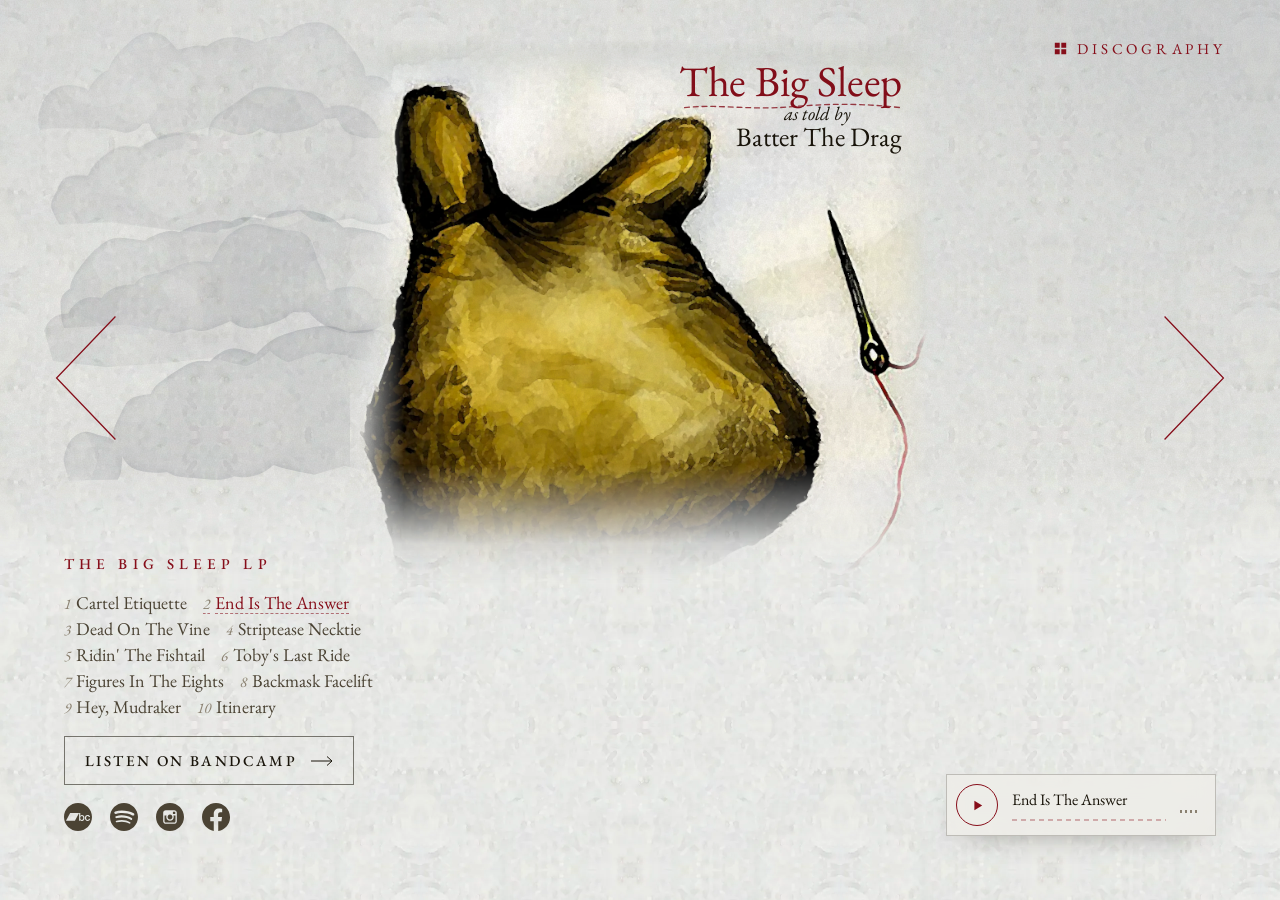
<file: the-big-sleep.html>
<!DOCTYPE html>
<html lang="en" class="no-js">
<head>
  <meta charset="UTF-8">
  <meta name="viewport" content="width=device-width, initial-scale=1.0, viewport-fit=cover">
  <title>Batter The Drag · The Big Sleep</title>
  <meta name="description" content="The Big Sleep, as told by Batter The Drag. Ten songs. Listen on Bandcamp.">
  <meta property="og:title" content="Batter The Drag · The Big Sleep">
  <meta property="og:description" content="The Big Sleep, as told by Batter The Drag. Listen on Bandcamp.">
  <meta property="og:image" content="https://batterthedrag.com/the-big-sleep/cover.jpg">
  <meta property="og:url" content="https://batterthedrag.com/the-big-sleep">
  <meta property="og:type" content="music.album">
  <meta name="theme-color" content="#e6e5de">
  <link rel="icon" type="image/png" href="favicon.png">
  <link rel="preload" href="the-big-sleep/art.webp" as="image" media="(min-width: 700px)">
  <link rel="preload" href="the-big-sleep/art-sm.webp" as="image" media="(max-width: 699px)">
  <link rel="preconnect" href="https://fonts.googleapis.com">
  <link rel="preconnect" href="https://fonts.gstatic.com" crossorigin>
  <link href="https://fonts.googleapis.com/css2?family=EB+Garamond:ital,wght@0,400;0,500;1,400&display=swap" rel="stylesheet">
  <script>document.documentElement.classList.replace('no-js', 'js');</script>
  <script>try { var a = sessionStorage.getItem('btd-arrive'); if (a) { sessionStorage.removeItem('btd-arrive'); document.documentElement.dataset.arrive = a; } } catch (e) {}</script>
  <link rel="stylesheet" href="arrows.css">
  <style>
    :root {
      --paper: #e7e7e4;        /* the painting's paper, sampled */
      --paper-edge: rgba(176, 178, 186, .5); /* its cooler, greyer edges */
      /* The painting's own wash, tiled across the page at about the painting's scale */
      --wash: url('the-big-sleep/paper.webp') 0 0 / 420px auto repeat fixed;
      --red: #860e1a;          /* album-cover title red */
      --ink: #19140a;          /* "as told by" near-black */
      --ink-soft: #4b4334;
      --ink-faint: #8a8070;
      --ease-out: cubic-bezier(.16, 1, .3, 1);
      --gutter: clamp(20px, 5vw, 72px);
    }

    /* Eyelids: animated as one custom property so they can open and close */
    @property --eh {
      syntax: '<percentage>';
      inherits: false;
      initial-value: 0%;
    }

    * { margin: 0; padding: 0; box-sizing: border-box; }

    html {
      height: 100%;
      background: var(--paper);
    }

    body {
      height: 100%;
      overflow: hidden;
      color: var(--ink);
      font-family: 'EB Garamond', 'Iowan Old Style', Georgia, serif;
      -webkit-font-smoothing: antialiased;
      background:
        radial-gradient(ellipse 120% 100% at 50% 50%, transparent 40%, var(--paper-edge) 100%),
        var(--wash),
        var(--paper);
    }

    a { color: inherit; }

    /* ---------- Paper: slow watercolor blooms and grain ---------- */

    .blooms {
      position: fixed;
      inset: 0;
      pointer-events: none;
      overflow: hidden;
    }

    .blooms i {
      position: absolute;
      width: 70vmax;
      aspect-ratio: 1;
      border-radius: 50%;
      mix-blend-mode: multiply;
      filter: blur(40px);
    }

    .blooms i:nth-child(1) {
      left: -25vmax;
      bottom: -30vmax;
      background: radial-gradient(closest-side, rgba(150, 148, 172, .2), transparent);
    }

    .blooms i:nth-child(2) {
      right: -28vmax;
      top: -32vmax;
      background: radial-gradient(closest-side, rgba(160, 165, 172, .22), transparent);
    }

    .blooms i:nth-child(3) {
      right: -20vmax;
      bottom: -40vmax;
      width: 55vmax;
      background: radial-gradient(closest-side, rgba(196, 172, 138, .14), transparent);
    }

    .grain {
      position: fixed;
      inset: 0;
      pointer-events: none;
      opacity: .35;
      mix-blend-mode: multiply;
      background-image: url("data:image/svg+xml,%3Csvg xmlns='http://www.w3.org/2000/svg' width='260' height='260'%3E%3Cfilter id='n'%3E%3CfeTurbulence type='fractalNoise' baseFrequency='.7' numOctaves='3' stitchTiles='stitch'/%3E%3CfeColorMatrix values='0 0 0 0 .45 0 0 0 0 .42 0 0 0 0 .36 0 0 0 .55 0'/%3E%3C/filter%3E%3Crect width='100%25' height='100%25' filter='url(%23n)'/%3E%3C/svg%3E");
      z-index: 4;
    }

    /* ---------- The painting ---------- */

    /* Phones and tall screens: painting up top, songs over a paper wash below */
    .stage {
      --size: min(112vw, 64vh);
      position: fixed;
      top: calc(env(safe-area-inset-top) + 74px);
      right: max(0px, (100vw - var(--size)) / 2);
      width: var(--size);
      height: var(--size);
    }

    /* Feather the square into the page's paper */
    .art {
      position: absolute;
      inset: 0;
      -webkit-mask-image:
        linear-gradient(to right, transparent, #000 9%, #000 93%, transparent),
        linear-gradient(to bottom, transparent, #000 7%, #000 88%, transparent);
      -webkit-mask-composite: source-in;
      mask-image:
        linear-gradient(to right, transparent, #000 9%, #000 93%, transparent),
        linear-gradient(to bottom, transparent, #000 7%, #000 88%, transparent);
      mask-composite: intersect;
    }

    /* The paint soaks in from a ragged watercolor blot */
    .bleed {
      position: absolute;
      inset: 0;
      -webkit-mask: url('the-big-sleep/bleed.png') no-repeat 40% 60% / 600% 600%;
      mask: url('the-big-sleep/bleed.png') no-repeat 40% 60% / 600% 600%;
    }

    .paint {
      position: absolute;
      inset: 0;
      background: url('the-big-sleep/art.webp') center / cover no-repeat;
    }

    @media (max-width: 699px) {
      .paint { background-image: url('the-big-sleep/art-sm.webp'); }
    }

    /* Just the sleeper, masked off from the needle, so only it breathes */
    .paint.breath {
      -webkit-mask: url('the-big-sleep/breath-mask.png') center / 100% 100% no-repeat;
      mask: url('the-big-sleep/breath-mask.png') center / 100% 100% no-repeat;
      transform-origin: 40% 100%;
    }

    /* ---------- Title, set where the cover sets it ---------- */

    .title {
      position: absolute;
      top: 3.4%;
      right: 4.5%;
      z-index: 2;
      text-align: right;
      font-weight: 400;
      line-height: 1;
      font-kerning: none;       /* split letters can't kern */
    }

    .title > span { display: block; }

    .t-album {
      position: relative;
      font-size: max(15px, calc(var(--size) * .074));
      color: var(--red);
      letter-spacing: -.005em;
      white-space: nowrap;
    }

    .t-by {
      margin: .1em 23% 0 0;
      font-size: max(15px, calc(var(--size) * .033));
      font-style: italic;
      color: var(--ink);
    }

    .t-band {
      margin-top: .04em;
      font-size: max(15px, calc(var(--size) * .046));
      color: var(--ink);
      white-space: nowrap;
    }

    /* A running stitch sewn in from the needle's side */
    .stitch {
      position: absolute;
      left: 2%;
      right: 0;
      bottom: -.22em;
      width: 98%;
      height: .22em;
      overflow: visible;
      fill: none;
      stroke: var(--red);
      stroke-width: 1.4;
      stroke-dasharray: 7 5;
      stroke-linecap: round;
      vector-effect: non-scaling-stroke;
      opacity: .8;
    }

    /* ---------- Clouds: watercolor, drifting over the paper, behind the sleeper ---------- */

    /* Over the painting's own paper too, but cut around the sleeper (script sets --sx/--sy/--sw/--sh to its box) */
    .clouds {
      position: fixed;
      inset: 0;
      overflow: hidden;
      pointer-events: none;
      mix-blend-mode: multiply;
      -webkit-mask-image: linear-gradient(#000 0 0), url('the-big-sleep/breath-mask.png');
      -webkit-mask-position: 0 0, var(--sx, -9999px) var(--sy, 0);
      -webkit-mask-size: 100% 100%, var(--sw, 0) var(--sh, 0);
      -webkit-mask-repeat: no-repeat;
      -webkit-mask-composite: xor;
      mask-image: linear-gradient(#000 0 0), url('the-big-sleep/breath-mask.png');
      mask-position: 0 0, var(--sx, -9999px) var(--sy, 0);
      mask-size: 100% 100%, var(--sw, 0) var(--sh, 0);
      mask-repeat: no-repeat;
      mask-composite: exclude;
    }

    .clouds canvas {
      position: absolute;
      left: 0;
      animation: drift var(--dur) linear var(--delay) infinite;
    }

    @keyframes drift {
      from { transform: translateX(-100%); }
      to   { transform: translateX(100vw); }
    }

    /* ---------- Birds and butterflies, painted on a canvas over the painting ---------- */

    .critters {
      position: fixed;
      inset: 0;
      z-index: 3;
      width: 100%;
      height: 100%;
      pointer-events: none;
    }

    /* ---------- Songs, Bandcamp, socials ---------- */

    .info {
      position: fixed;
      left: var(--gutter);
      bottom: calc(var(--gutter) + env(safe-area-inset-bottom));
      z-index: 5;
      display: grid;
      gap: 18px;
      max-width: min(440px, calc(100vw - var(--gutter) * 2));
    }

    .eyebrow {
      font-size: 15px;
      font-weight: 500;
      letter-spacing: .34em;
      text-transform: uppercase;
      color: var(--red);
    }

    .tracks {
      list-style: none;
      display: flex;
      flex-wrap: wrap;
      gap: 3px 16px;
      font-size: 18px;
      color: var(--ink-soft);
    }

    .tracks button {
      all: unset;
      cursor: pointer;
      transition: color .3s;
    }

    .tracks button:hover,
    .tracks button[aria-current="true"] { color: var(--red); }
    .tracks button[aria-current="true"] { text-decoration: underline dashed rgba(134, 14, 26, .55) 1px; text-underline-offset: 4px; }
    .tracks button:focus-visible { outline: 1px solid var(--red); outline-offset: 3px; }

    .tracks li span {
      margin-right: 5px;
      font-size: 15px;
      font-style: italic;
      color: var(--ink-faint);
    }

    .listen {
      position: relative;
      display: inline-flex;
      align-items: center;
      gap: 14px;
      justify-self: start;
      padding: 14px 20px;
      border: 1px solid rgba(25, 20, 10, .55);
      color: var(--ink);
      text-decoration: none;
      white-space: nowrap;
      font-size: 15px;
      font-weight: 500;
      letter-spacing: .16em;
      text-transform: uppercase;
      overflow: hidden;
      isolation: isolate;
      transition: color .5s var(--ease-out), border-color .5s var(--ease-out);
    }

    .listen::before {
      content: '';
      position: absolute;
      inset: 0;
      z-index: -1;
      background: var(--red);
      transform: scaleX(0);
      transform-origin: left;
      transition: transform .6s var(--ease-out);
    }

    .listen svg {
      width: 22px;
      height: 10px;
      stroke: currentColor;
      fill: none;
      transition: transform .5s var(--ease-out);
    }

    .listen:hover,
    .listen:focus-visible {
      color: var(--paper);
      border-color: var(--red);
    }

    .listen:hover::before,
    .listen:focus-visible::before { transform: scaleX(1); }
    .listen:hover svg,
    .listen:focus-visible svg { transform: translateX(6px); }

    .social {
      display: flex;
      gap: 18px;
    }

    .social a {
      display: block;
      transition: transform .3s var(--ease-out);
    }

    .social svg {
      width: 28px;
      height: 28px;
      fill: var(--ink-soft);
      transition: fill .3s;
    }

    .social a:hover { transform: translateY(-3px); }
    .social a:hover svg,
    .social a:focus-visible svg { fill: var(--red); }

    /* ---------- Big prev/next arrows (placed by arrows.css) ---------- */

    .arrow,
    .discog {
      z-index: 6;
      color: var(--red);
      transition: color .4s;
    }

    .arrow svg {
      stroke-width: 1;
      transition: transform .4s var(--ease-out);
    }

    .arrow:hover,
    .discog:hover,
    .arrow:focus-visible,
    .discog:focus-visible { color: var(--ink); }
    .arrow[data-prev]:hover svg,
    .arrow[data-prev]:focus-visible svg { transform: translateX(-8px); }
    .arrow[data-next]:hover svg,
    .arrow[data-next]:focus-visible svg { transform: translateX(8px); }

    /* ---------- Player: the progress bar is a thread being sewn ---------- */

    .player {
      position: fixed;
      right: var(--gutter);
      bottom: calc(var(--gutter) + env(safe-area-inset-bottom));
      z-index: 6;
      display: flex;
      align-items: center;
      gap: 14px;
      width: 270px;
      padding: 9px 18px 9px 9px;
      border: 1px solid rgba(25, 20, 10, .22);
      background: rgba(240, 239, 233, .72);
      -webkit-backdrop-filter: blur(10px);
      backdrop-filter: blur(10px);
      box-shadow: 0 10px 30px -18px rgba(25, 20, 10, .5);
    }

    .player-toggle {
      flex: none;
      display: grid;
      place-items: center;
      width: 42px;
      height: 42px;
      border: 1px solid var(--red);
      border-radius: 50%;
      background: none;
      color: var(--red);
      cursor: pointer;
      transition: background .4s, color .4s;
    }

    .player-toggle svg { width: 15px; height: 15px; fill: currentColor; }
    .player-toggle .i-pause,
    .player.is-playing .player-toggle .i-play { display: none; }
    .player.is-playing .player-toggle .i-pause { display: block; }

    .player-toggle:hover,
    .player-toggle:focus-visible {
      background: var(--red);
      color: var(--paper);
    }

    .player-meta {
      flex: 1;
      display: grid;
      gap: 9px;
      min-width: 0;
    }

    .player-title {
      font-size: 16px;
      color: var(--ink);
      white-space: nowrap;
      overflow: hidden;
      text-overflow: ellipsis;
    }

    /* Unsewn: stitch holes. Sewn: solid red thread. */
    .player-progress {
      height: 2px;
      background: repeating-linear-gradient(90deg, rgba(134, 14, 26, .3) 0 5px, transparent 5px 9px);
      overflow: hidden;
    }

    .player-progress span {
      display: block;
      height: 100%;
      background: var(--red);
      transform-origin: left;
      transform: scaleX(var(--progress, 0));
    }

    .eq {
      flex: none;
      display: flex;
      align-items: flex-end;
      gap: 3px;
      height: 16px;
    }

    .eq i {
      width: 2px;
      height: 20%;
      background: var(--ink-faint);
      transition: background .4s;
    }

    .player.is-playing .eq i {
      background: var(--red);
      animation: eq .8s ease-in-out infinite alternate;
    }

    .player.is-playing .eq i:nth-child(2) { animation-duration: .55s; animation-delay: -.2s; }
    .player.is-playing .eq i:nth-child(3) { animation-duration: .7s; animation-delay: -.5s; }
    .player.is-playing .eq i:nth-child(4) { animation-duration: .9s; animation-delay: -.1s; }

    /* ---------- Eyelids: waking up on arrival, dozing off on the way out ---------- */

    .lids {
      position: fixed;
      inset: 0;
      z-index: 20;
      pointer-events: none;
      background: #0f0c08;
      -webkit-mask-image: radial-gradient(76% var(--eh) at 50% 50%, transparent 80%, #000 100%);
      mask-image: radial-gradient(76% var(--eh) at 50% 50%, transparent 80%, #000 100%);
    }

    .no-js .lids { display: none; }

    :focus-visible { outline: 1px solid var(--red); outline-offset: 4px; }

    .sr-only {
      position: absolute;
      width: 1px;
      height: 1px;
      overflow: hidden;
      clip: rect(0 0 0 0);
      white-space: nowrap;
    }

    /* Under the songs on phones and tall screens, the painting washes out into paper */
    .info::before {
      content: '';
      position: absolute;
      z-index: -1;
      inset: -90px auto -200px calc(var(--gutter) * -1);
      width: 100vw;
      pointer-events: none;
      background: var(--wash), var(--paper);
      -webkit-mask-image: linear-gradient(to bottom, transparent, rgba(0, 0, 0, .9) 80px, #000 120px);
      mask-image: linear-gradient(to bottom, transparent, rgba(0, 0, 0, .9) 80px, #000 120px);
    }

    @media (max-width: 699px) {
      /* Below the Discography icon; the arrows sit above the songs, not over them */
      :root { --arrow-top: 40%; }
      .stage { top: calc(env(safe-area-inset-top) + 96px); }
      .info { bottom: calc(env(safe-area-inset-bottom) + 86px); gap: 14px; }
      .eyebrow { font-size: 15px; letter-spacing: .28em; }
      .tracks { font-size: 15px; gap: 2px 12px; }
      .listen { padding: 12px 18px; font-size: 15px; letter-spacing: .14em; }
      .social svg { width: 24px; height: 24px; }
      .player { left: var(--gutter); right: var(--gutter); bottom: calc(14px + env(safe-area-inset-bottom)); width: auto; }
    }

    @media (min-width: 700px) and (max-width: 999px), (min-width: 700px) and (max-aspect-ratio: 1499/1000) {
      /* Narrow enough to stay clear of the arrows on either side (--arrow-x and --arrow-w come from arrows.css) */
      .stage {
        --size: min(64vh, calc(100vw - (var(--arrow-x) + var(--arrow-w) + 32px) * 2));
        top: calc(env(safe-area-inset-top) + 40px);
      }
    }

    /* Wide screens: songs in their own column, the painting standing on the bottom edge.
       Squarer screens use the stacked layout above, where the painting can be bigger. */
    @media (min-width: 1000px) and (min-aspect-ratio: 3/2) {
      :root {
        --col-l: calc(var(--arrow-x) + var(--arrow-w) + 40px);
        --col-r: calc(var(--arrow-x) + var(--arrow-w) + 32px);
        --info-w: 340px;
        --region: calc(100vw - var(--col-l) - var(--info-w) - 24px - var(--col-r));
      }

      .stage {
        --size: min(100vh, var(--region));
        top: auto;
        bottom: 0;
        right: auto;
        left: calc(var(--col-l) + var(--info-w) + 24px + (var(--region) - var(--size)) / 2);
      }

      /* It stands on the bottom edge, so only feather the sides and top */
      .art {
        -webkit-mask-image:
          linear-gradient(to right, transparent, #000 9%, #000 93%, transparent),
          linear-gradient(to bottom, transparent, #000 7%);
        mask-image:
          linear-gradient(to right, transparent, #000 9%, #000 93%, transparent),
          linear-gradient(to bottom, transparent, #000 7%);
      }

      .info {
        left: var(--col-l);
        max-width: var(--info-w);
      }

      .info::before { display: none; }
    }

    @media (max-height: 560px) {
      .tracks { display: none; }
    }

    /* ---------- Motion ---------- */

    @keyframes wake {
      0%   { --eh: 0%; opacity: 1; }
      28%  { --eh: 24%; }
      40%  { --eh: 3%; }
      52%  { --eh: 6%; }
      80%  { --eh: 90%; opacity: 1; }
      100% { --eh: 190%; opacity: 0; }
    }

    @keyframes doze {
      0%   { --eh: 190%; opacity: 1; }
      45%  { --eh: 26%; }
      62%  { --eh: 34%; }
      100% { --eh: 0%; opacity: 1; }
    }

    @keyframes soak {
      from { -webkit-mask-size: 0% 0%; mask-size: 0% 0%; }
      to   { -webkit-mask-size: 600% 600%; mask-size: 600% 600%; }
    }

    @keyframes dry {
      from { filter: saturate(.25) brightness(1.18) blur(3px); }
      to   { filter: none; }
    }

    @keyframes breathe {
      0%, 100% { transform: scale(1, 1); }
      45%      { transform: scale(1.007, 1.016); }
      55%      { transform: scale(1.007, 1.016); }
    }

    @keyframes ink {
      from { opacity: 0; color: #c48a8f; filter: blur(9px); transform: translateY(.06em); }
      60%  { opacity: 1; }
      to   { opacity: 1; filter: blur(0); transform: none; }
    }

    @keyframes rise {
      from { opacity: 0; transform: translateY(18px); filter: blur(5px); }
      to   { opacity: 1; transform: none; filter: blur(0); }
    }

    @keyframes fade-in {
      from { opacity: 0; }
      to   { opacity: 1; }
    }

    @keyframes sew {
      from { clip-path: inset(0 0 0 100%); }
      to   { clip-path: inset(0 0 0 0); }
    }

    @keyframes wander-a {
      from { transform: translate(0, 0) scale(1); }
      to   { transform: translate(8vmax, -6vmax) scale(1.15); }
    }

    @keyframes wander-b {
      from { transform: translate(0, 0) scale(1.1); }
      to   { transform: translate(-7vmax, 5vmax) scale(.95); }
    }

    @keyframes eq {
      from { height: 15%; }
      to   { height: 100%; }
    }

    /* Hold the page closed until the painting has loaded */
    .js:not(.is-ready) :is(.art, .title, .clouds, .info, .arrow, .discog, .player) { visibility: hidden; }

    @media (prefers-reduced-motion: no-preference) {
      .is-ready .lids { animation: wake 2.6s .2s ease-in-out both; }
      .is-ready .bleed { animation: soak 4.2s .9s cubic-bezier(.3, .1, .3, 1) both; }
      .is-ready .paint.base { animation: dry 5s .9s ease-out both; }
      .is-ready .paint.breath { animation: dry 5s .9s ease-out both, breathe 4.5s 5s ease-in-out infinite; }
      .is-ready .title .split > span { display: inline-block; white-space: pre; animation: ink 1.6s calc(2.3s + var(--i) * 75ms) var(--ease-out) both; }
      .is-ready .t-by { animation: fade-in 1.6s 3.4s ease both; }
      .is-ready .t-band.split > span { animation-delay: calc(3.7s + var(--i) * 45ms); }
      .is-ready .stitch { animation: sew 1.8s 3.2s cubic-bezier(.6, 0, .3, 1) both; }
      .is-ready .info > * { animation: rise 1.4s var(--ease-out) both; }
      .is-ready .info > :nth-child(1) { animation-delay: 3.2s; }
      .is-ready .info > :nth-child(2) { animation-delay: 3.4s; }
      .is-ready .info > :nth-child(3) { animation-delay: 3.6s; }
      .is-ready .info > :nth-child(4) { animation-delay: 3.8s; }
      .is-ready .arrow,
      .is-ready .discog { animation: fade-in 1.6s 4s ease both; }
      .is-ready .player { animation: rise 1.4s 4.2s var(--ease-out) both; }
      .is-ready .clouds { animation: fade-in 5s 2.6s ease both; }
      .blooms i:nth-child(1) { animation: wander-a 38s ease-in-out infinite alternate; }
      .blooms i:nth-child(2) { animation: wander-b 46s ease-in-out infinite alternate; }
      .blooms i:nth-child(3) { animation: wander-a 52s -20s ease-in-out infinite alternate-reverse; }

      /* Dozing off */
      .is-leaving .lids { animation: doze 1.2s cubic-bezier(.5, 0, .5, 1) both; }
      .is-leaving .stage { filter: blur(4px); transition: filter 1.2s ease-in; }
      .is-leaving .info,
      .is-leaving .arrow,
      .is-leaving .discog,
      .is-leaving .player { opacity: 0; transition: opacity .6s; animation: none; }
      .is-leaving .critters,
      .is-leaving .clouds { opacity: 0; transition: opacity .8s .35s; animation: none; }
    }

    @media (prefers-reduced-motion: reduce) {
      .lids { display: none; }
      .clouds canvas { animation-play-state: paused; }
    }
  </style>
</head>
<body>
  <div class="blooms" aria-hidden="true"><i></i><i></i><i></i></div>

  <div class="stage">
    <div class="art" aria-hidden="true">
      <div class="bleed">
        <div class="paint base"></div>
        <div class="paint breath"></div>
      </div>
    </div>
    <h1 class="title" aria-label="The Big Sleep, as told by Batter The Drag">
      <span class="t-album split" aria-hidden="true">The Big Sleep<svg class="stitch" viewBox="0 0 300 10" preserveAspectRatio="none" aria-hidden="true"><path d="M2 6C50 2 90 9 150 5S250 2 298 6"/></svg></span>
      <span class="t-by" aria-hidden="true">as told by</span>
      <span class="t-band split" aria-hidden="true">Batter The Drag</span>
    </h1>
  </div>

  <div class="clouds" aria-hidden="true"></div>

  <canvas class="critters" aria-hidden="true"></canvas>

  <div class="grain" aria-hidden="true"></div>

  <div class="info">
    <p class="eyebrow">The Big Sleep LP</p>
    <ol class="tracks">
      <li><button type="button" data-track="0"><span>1</span>Cartel Etiquette</button></li>
      <li><button type="button" data-track="1"><span>2</span>End Is The Answer</button></li>
      <li><button type="button" data-track="2"><span>3</span>Dead On The Vine</button></li>
      <li><button type="button" data-track="3"><span>4</span>Striptease Necktie</button></li>
      <li><button type="button" data-track="4"><span>5</span>Ridin' The Fishtail</button></li>
      <li><button type="button" data-track="5"><span>6</span>Toby's Last Ride</button></li>
      <li><button type="button" data-track="6"><span>7</span>Figures In The Eights</button></li>
      <li><button type="button" data-track="7"><span>8</span>Backmask Facelift</button></li>
      <li><button type="button" data-track="8"><span>9</span>Hey, Mudraker</button></li>
      <li><button type="button" data-track="9"><span>10</span>Itinerary</button></li>
    </ol>
    <a class="listen" href="https://batterthedrag.bandcamp.com/album/the-big-sleep" target="_blank" rel="noopener">
      Listen on Bandcamp
      <svg viewBox="0 0 22 10" aria-hidden="true"><path d="M0 5h21M16 .5 21 5l-5 4.5"/></svg>
    </a>
    <nav class="social" aria-label="Batter The Drag elsewhere">
      <a href="https://batterthedrag.bandcamp.com/album/the-big-sleep" target="_blank" rel="noopener" aria-label="Bandcamp">
        <svg viewBox="0 0 682.7 682.7" aria-hidden="true"><path d="M682.6 341.3C682.6 152.8 529.8 0 341.3 0S0 152.8 0 341.3s152.8 341.3 341.3 341.3 341.3-152.7 341.3-341.3zm-240.8 96.6c-17.8 0-37-4.5-45.6-22.4h-.5v18.7h-27.5v-188L266.5 433.8h-218l101.8-187.9h246.9v69.6h.5c7.9-13.2 24.5-21.4 39.3-21.4 41.5 0 61.7 32.7 61.7 72.5 0 36.7-17.9 71.3-56.9 71.3zm68.7-70.4c0-41.1 21.7-73.3 65-73.3 30.6 0 56.6 15.8 59.4 49.3h-29c-2.3-16.6-14-25.6-30.1-25.6-15 0-36.2 8.2-36.2 49.6 0 22.7 9.7 46.7 34.9 46.7 16.8 0 28.5-11.6 31.4-31.1H635c-5.4 35.3-26.5 54.9-60.4 54.9-41.4-.1-64.1-30.4-64.1-70.5z"/><path d="M433.1 414.2c-23.4 0-37-20.6-37-48 0-29 12.5-48.3 37-48.3 24 0 36.4 23.5 36.5 48.3 0 23.7-10 48-36.5 48z"/></svg>
      </a>
      <a href="https://open.spotify.com/artist/7n0isdj3K0MwurrqOzG4f8" target="_blank" rel="noopener" aria-label="Spotify">
        <svg viewBox="0 0 20 20" aria-hidden="true"><path d="M15.9 8.9C12.7 7 7.4 6.8 4.3 7.8c-.5.1-1-.1-1.2-.6-.1-.6.2-1.1.7-1.2 3.6-1.1 9.4-.8 13.1 1.4.4.2.6.8.4 1.3-.3.3-.9.4-1.4.2m-.1 2.8c-.2.4-.7.5-1 .2-2.7-1.6-6.8-2.1-9.9-1.1-.4.1-.9-.1-1-.5-.1-.4 0-.9.4-.9 3.7-1.1 8.1-.6 11.2 1.3.4.2.5.7.3 1m-1.2 2.8c-.2.3-.6.4-.9.2-2.4-1.4-5.3-1.8-8.8-.9-.3.1-.6-.1-.8-.4-.1-.4.2-.6.5-.8 3.8-.9 7.1-.5 9.7 1.1.4.1.5.4.3.8M10 0C4.5 0 0 4.5 0 10s4.5 10 10 10 10-4.5 10-10S15.5 0 10 0z"/></svg>
      </a>
      <a href="https://www.instagram.com/batterthedrag/" target="_blank" rel="noopener" aria-label="Instagram">
        <svg viewBox="0 0 1146.6 1146.6" aria-hidden="true"><path d="M788.3 358.3h-95.5v95.6h95.5zM573.3 671.3c52.6 0 97.9-43 97.9-97.9 0-21.5-7.2-40.6-19.1-57.3-16.7-23.9-47.8-40.6-78.8-40.6-31.1 0-62.1 16.7-78.8 40.6-11.9 16.7-19.1 35.8-19.1 57.3 0 54.9 45.4 97.9 97.9 97.9z"/><path d="M573.3 0C256.7 0 0 256.7 0 573.3s256.7 573.3 573.3 573.3 573.3-256.7 573.3-573.3S890 0 573.3 0zm279.5 745.3c0 59.7-47.8 107.5-107.5 107.5h-344c-59.7 0-107.5-47.8-107.5-107.5v-344c0-59.7 47.8-107.5 107.5-107.5h344c59.7 0 107.5 47.8 107.5 107.5v344z"/><path d="M714.3 516c7.2 16.7 11.9 38.2 11.9 57.3 0 83.6-69.3 152.9-152.9 152.9-83.6 0-152.9-69.3-152.9-152.9 0-19.1 4.8-40.6 11.9-57.3h-83.6v229.3c0 28.7 23.9 52.6 52.6 52.6h344c28.7 0 52.6-23.9 52.6-52.6V516h-83.6z"/></svg>
      </a>
      <a href="https://www.facebook.com/batterthedrag" target="_blank" rel="noopener" aria-label="Facebook">
        <svg viewBox="0 0 20 19.9" aria-hidden="true"><path d="M10 0C4.5 0 0 4.5 0 10c0 5 3.7 9.1 8.4 9.9v-7H5.9V10h2.5V7.8c0-2.5 1.5-3.9 3.8-3.9 1.1 0 2.2.2 2.2.2v2.5h-1.3c-1.2 0-1.6.8-1.6 1.6V10h2.8l-.4 2.9h-2.3v7c4.9-.8 8.5-5 8.4-9.9 0-5.5-4.5-10-10-10z"/></svg>
      </a>
    </nav>
  </div>

  <a class="arrow" href="the-universe-is-ours" data-prev>
    <span class="sr-only">Previous: The Universe Is Ours</span>
    <svg viewBox="0 0 50 100" aria-hidden="true"><path d="M48 2 2 50 48 98"/></svg>
  </a>
  <a class="arrow" href="unfathomable-depths" data-next>
    <span class="sr-only">Next: Unfathomable Depths</span>
    <svg viewBox="0 0 50 100" aria-hidden="true"><path d="M2 2 48 50 2 98"/></svg>
  </a>
  <a class="discog" href="discography" data-discography>
    <svg viewBox="0 0 16 16" aria-hidden="true"><path d="M1 1h6v6H1zM9 1h6v6H9zM1 9h6v6H1zM9 9h6v6H9z"/></svg>
    <span>Discography</span>
  </a>

  <div class="player" role="group" aria-label="Music player">
    <button class="player-toggle" type="button" aria-label="Play">
      <svg class="i-play" viewBox="0 0 24 24" aria-hidden="true"><path d="M7 4.5v15l12.5-7.5z"/></svg>
      <svg class="i-pause" viewBox="0 0 24 24" aria-hidden="true"><path d="M6 4.5h4v15H6zM14 4.5h4v15h-4z"/></svg>
    </button>
    <div class="player-meta">
      <span class="player-title" aria-live="polite">End Is The Answer</span>
      <span class="player-progress" aria-hidden="true"><span></span></span>
    </div>
    <span class="eq" aria-hidden="true"><i></i><i></i><i></i><i></i></span>
  </div>

  <div class="lids" aria-hidden="true"></div>

  <script src="player.js"></script>
  <script src="nav.js"></script>
  <script>
    (function () {
      var root = document.documentElement;

      // Split the title into letters so the ink can soak in one at a time.
      document.querySelectorAll('.split').forEach(function (el) {
        var stitch = el.querySelector('.stitch');
        var text = el.firstChild.textContent;
        el.textContent = '';
        Array.from(text).forEach(function (ch, i) {
          var span = document.createElement('span');
          span.textContent = ch;
          span.style.setProperty('--i', i);
          el.appendChild(span);
        });
        if (stitch) el.appendChild(stitch);
      });

      // ---------- Clouds ----------
      // Painted once each to match the painting's own background: a flat, patchy grey wash
      // with blotches, pale flecks and a slightly darker dried edge, no shading.
      // CSS drifts them across, at different speeds and heights.
      (function () {
        var layer = document.querySelector('.clouds');
        var stageEl = document.querySelector('.stage');
        var GREY = '150, 154, 166', DARK = '108, 112, 128';
        var dpr = 1; // soft washes: no need for retina pixels, and a quarter of the memory
        var vw = window.innerWidth;
        var phone = vw < 700;

        function rand(a, b) { return a + Math.random() * (b - a); }

        // A lumpy circle, like a blot of wash
        function puff(path, x, y, r) {
          var n = 14, pts = [];
          for (var i = 0; i < n; i++) {
            var a = i / n * Math.PI * 2, rr = r * rand(.88, 1.08);
            pts.push([x + Math.cos(a) * rr, y + Math.sin(a) * rr]);
          }
          path.moveTo((pts[0][0] + pts[n - 1][0]) / 2, (pts[0][1] + pts[n - 1][1]) / 2);
          for (i = 0; i < n; i++) {
            var p = pts[i], q = pts[(i + 1) % n];
            path.quadraticCurveTo(p[0], p[1], (p[0] + q[0]) / 2, (p[1] + q[1]) / 2);
          }
        }

        function canvasFor(w, h) {
          var c = document.createElement('canvas');
          c.width = Math.round(w * dpr);
          c.height = Math.round(h * dpr);
          var ctx = c.getContext('2d');
          ctx.scale(dpr, dpr);
          return ctx;
        }

        // Blotches of the same wash, darker (source-atop) or lifted out (destination-out)
        function blotches(ctx, w, h, count, op, color, lo, hi) {
          ctx.globalCompositeOperation = op;
          for (var k = 0; k < count; k++) {
            var b = new Path2D();
            puff(b, rand(0, w), rand(0, h), w * rand(.03, .08));
            ctx.fillStyle = 'rgba(' + color + ', ' + rand(lo, hi).toFixed(2) + ')';
            ctx.fill(b);
          }
        }

        function paint(w) {
          var h = Math.round(w * .5);
          var ctx = canvasFor(w, h);
          var c = ctx.canvas;

          var base = h * .8, puffs = [], n = Math.round(rand(7, 11));
          for (var i = 0; i < n; i++) {
            var t = (i + .5) / n, bell = Math.sin(t * Math.PI);
            var r = w * rand(.06, .09) * (.6 + bell);
            puffs.push([w * (.1 + t * .8) + rand(-.02, .02) * w, base - r * rand(.3, .75) - bell * h * rand(.04, .16), r]);
          }

          // Only above a wavy bottom edge
          ctx.beginPath();
          ctx.moveTo(0, 0);
          ctx.lineTo(w, 0);
          for (var x = w; x >= 0; x -= w / 9) ctx.lineTo(x, base + rand(-1, 1) * h * .05);
          ctx.closePath();
          ctx.clip();

          var shape = new Path2D();
          puffs.forEach(function (p) { puff(shape, p[0], p[1], p[2]); });
          ctx.fillStyle = 'rgba(' + GREY + ', .2)';
          ctx.fill(shape);

          blotches(ctx, w, h, n * 3, 'source-atop', DARK, .04, .1);
          blotches(ctx, w, h, n * 3, 'destination-out', '0, 0, 0', .15, .45);

          // Pale flecks, like the painting's
          ctx.globalCompositeOperation = 'destination-out';
          for (var k = 0; k < w * .7; k++) {
            ctx.fillStyle = 'rgba(0, 0, 0, ' + rand(.2, .5).toFixed(2) + ')';
            ctx.beginPath();
            ctx.arc(rand(0, w), rand(0, h), rand(.6, 2), 0, Math.PI * 2);
            ctx.fill();
          }

          // The dried edge: the shape minus a blurred copy of itself leaves just its outer rim
          var rim = canvasFor(w, h);
          rim.fill(shape);
          rim.globalCompositeOperation = 'destination-out';
          rim.filter = 'blur(' + Math.max(2, w / 140).toFixed(1) + 'px)';
          rim.fill(shape);
          rim.filter = 'none';
          rim.globalCompositeOperation = 'source-in';
          rim.fillStyle = 'rgb(' + DARK + ')';
          rim.fillRect(0, 0, w, h);
          ctx.globalCompositeOperation = 'source-over';
          ctx.globalAlpha = .2;
          ctx.drawImage(rim.canvas, 0, 0, w, h);
          ctx.globalAlpha = 1;

          c.style.width = w / vw * 100 + 'vw';
          return c;
        }

        // Spread them over the sky: one per band, shuffled, the top of the screen. Speeds spread
        // wide, from barely moving to brisk: the smallest are far off and slowest and faintest,
        // the biggest near, fastest and in front.
        var count = phone ? 3 : 5;
        var bands = [], widths = [];
        for (var i = 0; i < count; i++) {
          bands.push(i);
          widths.push(phone ? vw * rand(.85, 1.15) : Math.min(900, Math.max(340, vw * rand(.34, .52))));
        }
        bands.sort(function () { return Math.random() - .5; });
        widths.sort(function (a, b) { return a - b; });
        bands.forEach(function (band, i) {
          var t = count > 1 ? i / (count - 1) : .5;
          var w = widths[i];
          var c = paint(w);
          var speed = (phone ? 3 : 4) * Math.pow(phone ? 10 : 11, t) * rand(.9, 1.1); // px a second
          var dur = (vw + w) / speed;
          c.style.top = (phone ? -4 : -6) + band * (phone ? 10 : 8) + rand(-2, 2) + '%';
          c.style.opacity = (.6 + .4 * t).toFixed(2);
          c.style.setProperty('--dur', dur.toFixed(1) + 's');
          c.style.setProperty('--delay', -rand(.1, .9) * dur + 's');
          layer.appendChild(c);
        });

        // Keep the cut-out on the sleeper, sized to its deepest breath (breathe: scale(1.007, 1.016)
        // from 40% 100%) so clouds never cross its back as it inhales
        function place() {
          var r = stageEl.getBoundingClientRect();
          var bw = r.width * 1.007, bh = r.height * 1.016;
          layer.style.setProperty('--sx', r.left - (bw - r.width) * .4 + 'px');
          layer.style.setProperty('--sy', r.top - (bh - r.height) + 'px');
          layer.style.setProperty('--sw', bw + 'px');
          layer.style.setProperty('--sh', bh + 'px');
        }
        place();
        window.addEventListener('resize', place);
      })();

      // ---------- Birds and butterflies ----------
      // Distant brush-stroke birds drift across the open paper, behind the sleeper.
      // Small watercolor butterflies wander in front and now and then rest on an ear,
      // the needle or the thread.
      var critters = (function () {
        var canvas = document.querySelector('.critters');
        var ctx = canvas.getContext('2d');
        var stageEl = document.querySelector('.stage');
        var titleEl = document.querySelector('.title');
        var avoidEls = ['.info', '.player', '[data-prev]', '[data-next]'].map(function (q) { return document.querySelector(q); });
        var reduceMotion = window.matchMedia('(prefers-reduced-motion: reduce)').matches;
        var dpr = Math.min(window.devicePixelRatio || 1, 2);
        var W = 0, H = 0, stage, title, avoid = [];
        var birds = [], flies = [];
        var raf = null, last = 0, now = 0, nextBird = 0, started = false;

        // The sleeper on its own, so birds can pass behind it.
        var sleeper = new Image();
        sleeper.src = 'the-big-sleep/breath-mask.png';

        var PALETTES = [
          { fill: '184, 137, 42', edge: '112, 76, 18' },   // the sleeper's ochre
          { fill: '163, 40, 52', edge: '106, 10, 22' },    // the title's red
          { fill: '118, 134, 168', edge: '66, 78, 110' }   // the cool blue-grey in the paper
        ];

        // Places to rest, as fractions of the painting (it's square). a = body tilt.
        var SPOTS = [
          { fx: .14, fy: .093, a: -.2 },   // left ear tip
          { fx: .31, fy: .275, a: .15 },   // top of the head
          { fx: .829, fy: .296, a: .4 },   // the needle's point
          { fx: .862, fy: .41, a: -.45 },  // along the needle
          { fx: .926, fy: .85, a: .3 }     // the red thread
        ];

        function rand(a, b) { return a + Math.random() * (b - a); }

        function box(el, pad) {
          var r = el.getBoundingClientRect();
          return { x: r.left - pad, y: r.top - pad, r: r.right + pad, b: r.bottom + pad, w: r.width };
        }

        function inside(x, y, r) { return x > r.x && x < r.r && y > r.y && y < r.b; }

        function blocked(x, y) {
          if (inside(x, y, title)) return true;
          for (var i = 0; i < avoid.length; i++) if (inside(x, y, avoid[i])) return true;
          return false;
        }

        function measure() {
          W = window.innerWidth;
          H = window.innerHeight;
          canvas.width = W * dpr;
          canvas.height = H * dpr;
          var r = stageEl.getBoundingClientRect();
          stage = { x: r.left, y: r.top, s: r.width };
          title = box(titleEl, 14);
          avoid = avoidEls.filter(function (el) {
            return el && getComputedStyle(el).display !== 'none';
          }).map(function (el) { return box(el, 22); });
        }

        // ----- Butterflies -----

        // Paint one wing (the right one; the left is its mirror) once, in the painting's style:
        // a mottled fill of blotches and lifted-out flecks, shaded toward the body, with a ragged
        // near-black edge like the sleeper's.
        var OUTLINE = '30, 23, 10';

        function wingSprite(pal, R) {
          var c = document.createElement('canvas');
          c.width = Math.ceil(1.16 * R * dpr);
          c.height = Math.ceil(1.72 * R * dpr);
          var g = c.getContext('2d');
          g.scale(R * dpr, R * dpr);
          g.translate(.08, .93);

          function fore(j) {
            function o() { return (Math.random() - .5) * 2 * j; }
            g.beginPath();
            g.moveTo(.02, -.18);
            g.bezierCurveTo(.25 + o(), -.55 + o(), .62 + o(), -.86 + o(), .96 + o(), -.74 + o());
            g.bezierCurveTo(1.02 + o(), -.5 + o(), .86 + o(), -.2 + o(), .62 + o(), -.06 + o());
            g.bezierCurveTo(.4 + o(), 0, .18, 0, .02, .02);
            g.closePath();
          }

          function hind(j) {
            function o() { return (Math.random() - .5) * 2 * j; }
            g.beginPath();
            g.moveTo(.02, 0);
            g.bezierCurveTo(.3 + o(), -.04 + o(), .66 + o(), .06 + o(), .7 + o(), .3 + o());
            g.bezierCurveTo(.72 + o(), .52 + o(), .48 + o(), .66 + o(), .28 + o(), .62 + o());
            g.bezierCurveTo(.12 + o(), .58 + o(), .04, .4, .02, .2);
            g.closePath();
          }

          // Angular patches, like the painting's cut-out watercolor blotches
          function blots(count, color, lo, hi, rlo, rhi) {
            for (var k = 0; k < count; k++) {
              var x = rand(0, 1), y = rand(-.9, .7), r = rand(rlo, rhi), n = 5 + Math.floor(rand(0, 3));
              g.fillStyle = 'rgba(' + color + ', ' + rand(lo, hi).toFixed(2) + ')';
              g.beginPath();
              for (var v = 0; v < n; v++) {
                var a = v / n * Math.PI * 2 + rand(-.3, .3), rr = r * rand(.6, 1.2);
                g.lineTo(x + Math.cos(a) * rr, y + Math.sin(a) * rr);
              }
              g.closePath();
              g.fill();
            }
          }

          [hind, fore].forEach(function (shape) {
            shape(0);
            g.fillStyle = 'rgb(' + pal.fill + ')';
            g.fill();
            g.save();
            g.clip();
            blots(14, pal.edge, .35, .7, .06, .16);
            blots(8, '250, 232, 170', .25, .45, .04, .1);
            var near = g.createRadialGradient(0, 0, 0, 0, 0, .6);
            near.addColorStop(0, 'rgba(' + OUTLINE + ', .65)');
            near.addColorStop(1, 'rgba(' + OUTLINE + ', 0)');
            g.fillStyle = near;
            g.fillRect(-.1, -1, 1.2, 1.8);
            if (shape === fore) {
              var tip = g.createRadialGradient(.86, -.66, 0, .86, -.66, .32);
              tip.addColorStop(0, 'rgba(' + OUTLINE + ', .55)');
              tip.addColorStop(1, 'rgba(' + OUTLINE + ', 0)');
              g.fillStyle = tip;
              g.fillRect(.4, -1, .8, .8);
              // Two spots lifted back out to the paper
              g.fillStyle = 'rgba(236, 234, 226, .5)';
              g.beginPath();
              g.arc(.78, -.62, .055, 0, Math.PI * 2);
              g.arc(.66, -.5, .04, 0, Math.PI * 2);
              g.fill();
            }
            blots(26, '240, 236, 222', .25, .5, .008, .02);
            // Shadow soaking in from the edge, unevenly
            g.lineJoin = 'round';
            for (var k = 0; k < 3; k++) {
              shape(.03);
              g.lineWidth = rand(.12, .22);
              g.strokeStyle = 'rgba(' + OUTLINE + ', .22)';
              g.stroke();
            }
            g.restore();
            // A broken, ragged near-black edge
            for (k = 0; k < 2; k++) {
              shape(.015);
              g.setLineDash([rand(.2, .5), rand(.01, .03)]);
              g.lineDashOffset = rand(0, 1);
              g.lineWidth = k ? .035 : .06;
              g.strokeStyle = 'rgba(' + OUTLINE + ', ' + (k ? .55 : .8) + ')';
              g.stroke();
            }
            g.setLineDash([]);
          });
          return c;
        }

        function wingSize() { return Math.max(10, Math.min(24, stage.s * .03)); }

        function makeFly(i) {
          var pal = PALETTES[i % PALETTES.length];
          var f = {
            pal: pal,
            k: rand(.85, 1.15),
            x: 0, y: 0, vx: 0, vy: 0,
            angle: 0,
            phase: rand(0, 6),
            open: 1,
            state: 'wait',
            wakeAt: 0,
            glideUntil: 0,
            seed: rand(0, 100)
          };
          paintFly(f);
          return f;
        }

        function paintFly(f) {
          f.R = wingSize() * f.k;
          f.sprite = wingSprite(f.pal, f.R);
        }

        function freePoint() {
          for (var i = 0; i < 30; i++) {
            var x = rand(50, W - 50);
            var y = rand(H * .06, H * .78);
            if (!blocked(x, y)) return { x: x, y: y };
          }
          return { x: W / 2, y: H * .25 };
        }

        function spotPoint(s, f) {
          return {
            x: stage.x + s.fx * stage.s,
            y: stage.y + s.fy * stage.s - f.R * .3
          };
        }

        function freeSpot(f) {
          var options = SPOTS.filter(function (s) {
            if (flies.some(function (o) { return o !== f && o.spot === s; })) return false;
            var p = spotPoint(s, f);
            return p.x > 14 && p.x < W - 14 && p.y > 14 && p.y < H - 14 && !blocked(p.x, p.y);
          });
          return options.length ? options[Math.floor(Math.random() * options.length)] : null;
        }

        function enter(f, delay) {
          var fromLeft = Math.random() < .5;
          f.x = fromLeft ? -30 : W + 30;
          f.y = rand(H * .1, H * .5);
          f.vx = fromLeft ? 40 : -40;
          f.vy = 0;
          f.angle = fromLeft ? Math.PI / 2 : -Math.PI / 2;
          f.spot = null;
          f.state = 'wait';
          f.wakeAt = now + delay;
          f.target = freePoint();
        }

        function turnTo(f, a, k) {
          var d = a - f.angle;
          while (d > Math.PI) d -= Math.PI * 2;
          while (d < -Math.PI) d += Math.PI * 2;
          f.angle += d * k;
        }

        function updateFly(f, dt) {
          if (f.state === 'wait') {
            if (now < f.wakeAt) return;
            f.state = 'fly';
          }

          if (f.state === 'rest') {
            var p = spotPoint(f.spot, f);
            f.x = p.x;
            f.y = p.y;
            turnTo(f, f.spot.a, Math.min(1, dt * 3));
            // Slowly opening and closing, the way they bask
            f.phase += dt * 1.4;
            f.open = .2 + .8 * (.5 + .5 * Math.sin(f.phase));
            if (now > f.restUntil) {
              f.state = 'fly';
              f.spot = null;
              f.target = freePoint();
              f.vy = -60;
            }
            return;
          }

          var tx = f.target.x, ty = f.target.y;
          if (f.state === 'land') {
            var sp = spotPoint(f.spot, f);
            tx = sp.x;
            ty = sp.y;
          }
          var dx = tx - f.x, dy = ty - f.y;
          var dist = Math.hypot(dx, dy) || 1;

          // Meander: wobble the heading around the way to the target
          var wobble = Math.sin(now * 1.7 + f.seed) * .9 + Math.sin(now * .6 + f.seed * 2) * .5;
          var heading = Math.atan2(dy, dx) + (f.state === 'land' ? wobble * Math.min(1, dist / 160) : wobble);
          var speed = f.state === 'leave' ? 260 : f.state === 'land' ? Math.min(55, 12 + dist * .9) : 55;
          speed *= f.R / 18;
          var steer = Math.min(1, dt * (f.state === 'leave' ? 4 : 2.2));
          f.vx += (Math.cos(heading) * speed - f.vx) * steer;
          f.vy += (Math.sin(heading) * speed - f.vy) * steer;
          f.x += f.vx * dt;
          f.y += f.vy * dt;
          turnTo(f, Math.atan2(f.vx, -f.vy), Math.min(1, dt * 6));

          // Wingbeats, with the odd short glide
          if (now > f.glideUntil) {
            f.phase += dt * 15;
            f.open = .5 + .5 * Math.cos(f.phase);
            if (f.state === 'fly' && Math.random() < dt * .35) f.glideUntil = now + rand(.25, .7);
          } else {
            f.open += (.95 - f.open) * Math.min(1, dt * 8);
          }

          if (f.state === 'fly' && dist < 40) {
            var s = Math.random() < .45 ? freeSpot(f) : null;
            if (s) {
              f.spot = s;
              f.state = 'land';
            } else {
              f.target = freePoint();
            }
          } else if (f.state === 'land' && dist < 2.5) {
            f.state = 'rest';
            f.phase = 0;
            f.restUntil = now + rand(4, 9);
          }
        }

        function drawFly(f) {
          if (f.state === 'wait') return;
          var R = f.R;
          var sx = .1 + .9 * f.open;
          // Each wingbeat lifts the body a little
          var bob = f.state === 'rest' ? 0 : -Math.sin(f.phase) * R * .12;
          ctx.save();
          ctx.translate(f.x, f.y + bob);
          ctx.rotate(f.angle);
          for (var side = -1; side <= 1; side += 2) {
            ctx.save();
            ctx.scale(side * sx, 1);
            ctx.drawImage(f.sprite, -.08 * R, -.93 * R, 1.16 * R, 1.72 * R);
            ctx.restore();
          }
          ctx.fillStyle = 'rgba(' + OUTLINE + ', .92)';
          ctx.beginPath();
          ctx.ellipse(0, -.02 * R, .07 * R, .42 * R, 0, 0, Math.PI * 2);
          ctx.fill();
          ctx.strokeStyle = 'rgba(' + OUTLINE + ', .75)';
          ctx.lineWidth = Math.max(.7, R * .035);
          ctx.beginPath();
          ctx.moveTo(-.02 * R, -.38 * R);
          ctx.quadraticCurveTo(-.12 * R, -.62 * R, -.24 * R, -.74 * R);
          ctx.moveTo(.02 * R, -.38 * R);
          ctx.quadraticCurveTo(.12 * R, -.62 * R, .24 * R, -.74 * R);
          ctx.stroke();
          ctx.restore();
        }

        // ----- Birds -----

        // Open-paper lanes: above the painting, and between the title and its middle.
        function lanes() {
          var out = [];
          var top = Math.max(H * .05, 14);
          if (stage.y - 18 - top > 24) out.push([top, stage.y - 18]);
          var a = Math.max(title.b + 10, stage.y + 10);
          var b = Math.min(stage.y + stage.s * .42, H * .55);
          if (b - a > 24) out.push([a, b]);
          return out;
        }

        // Where a bird can fly along a lane without crossing the arrows, songs or player.
        function span(y, pad) {
          var lo = 10, hi = W - 10;
          avoid.forEach(function (r) {
            if (y < r.y - pad || y > r.b + pad) return;
            if (r.x + (r.r - r.x) / 2 < W / 2) lo = Math.max(lo, r.r + 6);
            else hi = Math.min(hi, r.x - 6);
          });
          return [lo, hi];
        }

        function spawnBirds() {
          var ls = lanes();
          if (!ls.length) return;
          var lane = ls[Math.floor(Math.random() * ls.length)];
          var size = Math.max(18, stage.s * rand(.035, .06));
          if (lane[1] - lane[0] < size * 2) return; // too tight: it would stray out of the lane
          var y = rand(lane[0] + size, lane[1] - size);
          var xs = span(y, size);
          var room = xs[1] - xs[0];
          if (room < size * 8) return;
          var dir = Math.random() < .5 ? 1 : -1;
          var speed = rand(14, 26) * size / 16;
          var x = dir > 0 ? xs[0] + size + rand(0, room * .45) : xs[1] - size - rand(0, room * .45);
          var end = dir > 0 ? xs[1] - size : xs[0] + size;
          var life = Math.min(rand(9, 17), Math.abs(end - x) / speed);
          var count = Math.random() < .3 ? 2 : 1;
          for (var i = 0; i < count; i++) {
            birds.push({
              x: x - dir * i * size * 1.7,
              y: y + i * size * .6,
              y0: y + i * size * .6,
              dir: dir,
              speed: speed * (1 - i * .04),
              size: size * (1 - i * .12),
              born: now + i * .4,
              life: life,
              phase: rand(0, 6),
              flapUntil: now + rand(1.5, 3.5),
              glideUntil: 0,
              lift: .3,
              seed: rand(0, 100)
            });
          }
        }

        function updateBird(b, dt) {
          b.x += b.dir * b.speed * dt;
          b.y = b.y0 + Math.sin(now * .35 + b.seed) * b.size * .8;
          if (now < b.flapUntil) {
            b.phase += dt * 6;
            b.lift = Math.sin(b.phase);
            if (now + dt >= b.flapUntil) b.glideUntil = now + rand(1.2, 3);
          } else if (now < b.glideUntil) {
            b.lift += (.3 - b.lift) * Math.min(1, dt * 3);
          } else {
            b.flapUntil = now + rand(1.5, 3.5);
          }
        }

        // Birds share one mottled umber, like the sleeper's darkest patches
        var birdFill = (function () {
          var c = document.createElement('canvas');
          c.width = c.height = 48;
          var g = c.getContext('2d');
          g.fillStyle = 'rgb(62, 49, 22)';
          g.fillRect(0, 0, 48, 48);
          for (var k = 0; k < 40; k++) {
            g.fillStyle = Math.random() < .5 ? 'rgba(138, 104, 36, .4)' : 'rgba(18, 13, 5, .45)';
            g.beginPath();
            g.arc(rand(0, 48), rand(0, 48), rand(2, 6), 0, Math.PI * 2);
            g.fill();
          }
          return ctx.createPattern(c, 'repeat');
        })();

        function birdWing(b, side, s, w) {
          ctx.beginPath();
          ctx.moveTo(b.x, b.y + s * .05);
          ctx.quadraticCurveTo(b.x + side * s * .2, b.y - s * .17 - w * s * .12, b.x + side * s * .52, b.y - w * s * .2);
          ctx.quadraticCurveTo(b.x + side * s * .24, b.y - s * .05 - w * s * .1, b.x, b.y + s * .13);
          ctx.closePath();
        }

        function drawBird(b) {
          var age = now - b.born;
          if (age < 0) return;
          var fade = Math.min(1, age / 2.5, (b.life - age) / 2.5);
          if (fade <= 0) return;
          var s = b.size;
          var w = b.lift;
          // A mottled body with a dark, slightly doubled edge, like the painting
          if (birdFill.setTransform) birdFill.setTransform(new DOMMatrix([1, 0, 0, 1, b.x, b.y]));
          ctx.globalAlpha = fade * .9;
          ctx.lineJoin = 'round';
          for (var side = -1; side <= 1; side += 2) {
            birdWing(b, side, s, w);
            ctx.fillStyle = birdFill;
            ctx.fill();
            ctx.lineWidth = Math.max(1, s * .045);
            ctx.strokeStyle = 'rgba(' + OUTLINE + ', .85)';
            ctx.stroke();
          }
          ctx.globalAlpha = 1;
        }

        // ----- Loop -----

        function frame(t) {
          raf = null;
          // 30fps is plenty for slow wings and distant birds, and halves the work of this full-screen canvas.
          if (last && t - last < 30) {
            if (!document.hidden) raf = requestAnimationFrame(frame);
            return;
          }
          var dt = Math.min(.05, last ? (t - last) / 1000 : 0);
          last = t;
          now += dt;

          if (now > nextBird) {
            if (birds.length < (W < 700 ? 2 : 3)) spawnBirds();
            nextBird = now + rand(5, 12);
          }

          ctx.setTransform(dpr, 0, 0, dpr, 0, 0);
          ctx.clearRect(0, 0, W, H);

          birds = birds.filter(function (b) { return now - b.born < b.life; });
          birds.forEach(function (b) { updateBird(b, dt); drawBird(b); });
          // Birds pass behind the sleeper
          if (birds.length && sleeper.complete && sleeper.naturalWidth) {
            ctx.globalCompositeOperation = 'destination-out';
            ctx.drawImage(sleeper, stage.x, stage.y, stage.s, stage.s);
            ctx.globalCompositeOperation = 'source-over';
          }

          flies.forEach(function (f) { updateFly(f, dt); drawFly(f); });

          if (!document.hidden) raf = requestAnimationFrame(frame);
        }

        function run() {
          if (raf || document.hidden || reduceMotion || !started) return;
          last = 0;
          raf = requestAnimationFrame(frame);
        }

        document.addEventListener('visibilitychange', run);

        // Reduced motion: a still picture, two resting and two birds in the distance.
        function still() {
          ctx.setTransform(dpr, 0, 0, dpr, 0, 0);
          ctx.clearRect(0, 0, W, H);
          flies.forEach(function (f) {
            f.spot = freeSpot(f);
            if (!f.spot) return;
            var p = spotPoint(f.spot, f);
            f.x = p.x;
            f.y = p.y;
            f.angle = f.spot.a;
            f.open = .85;
            f.state = 'rest';
            drawFly(f);
          });
          var ls = lanes();
          if (!ls.length) return;
          var y = (ls[0][0] + ls[0][1]) / 2;
          var xs = span(y, 12);
          var size = Math.max(12, stage.s * .03);
          [[.35, 0], [.42, .5]].forEach(function (k) {
            drawBird({ x: xs[0] + (xs[1] - xs[0]) * k[0], y: y + k[1] * size, size: size * (1 - k[1] * .2), lift: .35, born: -10, life: 100 });
          });
        }

        // Mobile browsers fire resize when the URL bar shows/hides; only repaint the wings when the width changes.
        var resizeTimer;
        var lastWidth = window.innerWidth;
        window.addEventListener('resize', function () {
          if (!started) return;
          clearTimeout(resizeTimer);
          resizeTimer = setTimeout(function () {
            measure();
            if (window.innerWidth !== lastWidth) {
              lastWidth = window.innerWidth;
              flies.forEach(paintFly);
            }
            if (reduceMotion) still();
          }, 150);
        });

        return {
          start: function () {
            if (started) return;
            started = true;
            measure();
            for (var i = 0; i < (W < 700 ? 2 : 3); i++) flies.push(makeFly(i));
            if (reduceMotion) { still(); return; }
            flies.forEach(function (f, i) { enter(f, i * 3.5); });
            nextBird = now + 1.5;
            run();
          },
          // Dozing off: the butterflies flit away
          leave: function () {
            flies.forEach(function (f) {
              if (f.state === 'wait') return;
              f.state = 'leave';
              f.spot = null;
              f.glideUntil = 0;
              f.target = { x: f.x < W / 2 ? -80 : W + 80, y: f.y - rand(60, 200) };
            });
          },
          // Back from the back/forward cache: they come back in
          restore: function () {
            if (!started || reduceMotion) return;
            measure();
            birds = [];
            nextBird = now + 3;
            flies.forEach(function (f, i) { enter(f, 1.5 + i * 3); });
            run();
          }
        };
      })();

      // Open the eyes once the painting is ready to soak in (or after a moment regardless).
      // The birds and butterflies arrive once it has woken up and the title has inked in.
      function ready() {
        if (root.classList.contains('is-ready')) return;
        root.classList.add('is-ready');
        nav.hint();
        var reduce = window.matchMedia('(prefers-reduced-motion: reduce)').matches;
        setTimeout(critters.start, reduce ? 300 : 5200);
      }
      var img = new Image();
      img.src = window.matchMedia('(max-width: 699px)').matches ? 'the-big-sleep/art-sm.webp' : 'the-big-sleep/art.webp';
      (img.decode ? img.decode() : Promise.reject()).then(ready, ready);
      setTimeout(ready, 2500);

      var music = BTD.createPlayer({
        player: document.querySelector('.player'),
        tracks: [
          { title: 'Cartel Etiquette', src: 'audio/cartel-etiquette.mp3' },
          { title: 'End Is The Answer', src: 'audio/end-is-the-answer.mp3' },
          { title: 'Dead On The Vine', src: 'audio/dead-on-the-vine.mp3' },
          { title: 'Striptease Necktie', src: 'audio/striptease-necktie.mp3' },
          { title: "Ridin' The Fishtail", src: 'audio/ridin-the-fishtail.mp3' },
          { title: "Toby's Last Ride", src: 'audio/tobys-last-ride.mp3' },
          { title: 'Figures In The Eights', src: 'audio/figures-in-the-eights.mp3' },
          { title: 'Backmask Facelift', src: 'audio/backmask-facelift.mp3' },
          { title: 'Hey, Mudraker', src: 'audio/hey-mudraker.mp3' },
          { title: 'Itinerary', src: 'audio/itinerary.mp3' }
        ],
        start: 1, // End Is The Answer
        resumeKey: 'btd-big-sleep'
      });

      // Music was on on the page before: fade it in as the eyes open.
      if (BTD.recall('btd-sound') === 'on') music.play(3000);

      // ---------- Prev / next: doze off ----------
      var nav = BTD.nav({
        prev: document.querySelector('[data-prev]'),
        next: document.querySelector('[data-next]'),
        leave: function () {
          music.leave(1200);
          critters.leave();
          document.body.classList.add('is-leaving');
          return 1250;
        },
        // Back button restores this page with its eyes shut; wake it up again.
        restore: function () {
          document.body.classList.remove('is-leaving');
          critters.restore();
          music.restore(2000);
        }
      });
    })();
  </script>
</body>
</html>
</file>
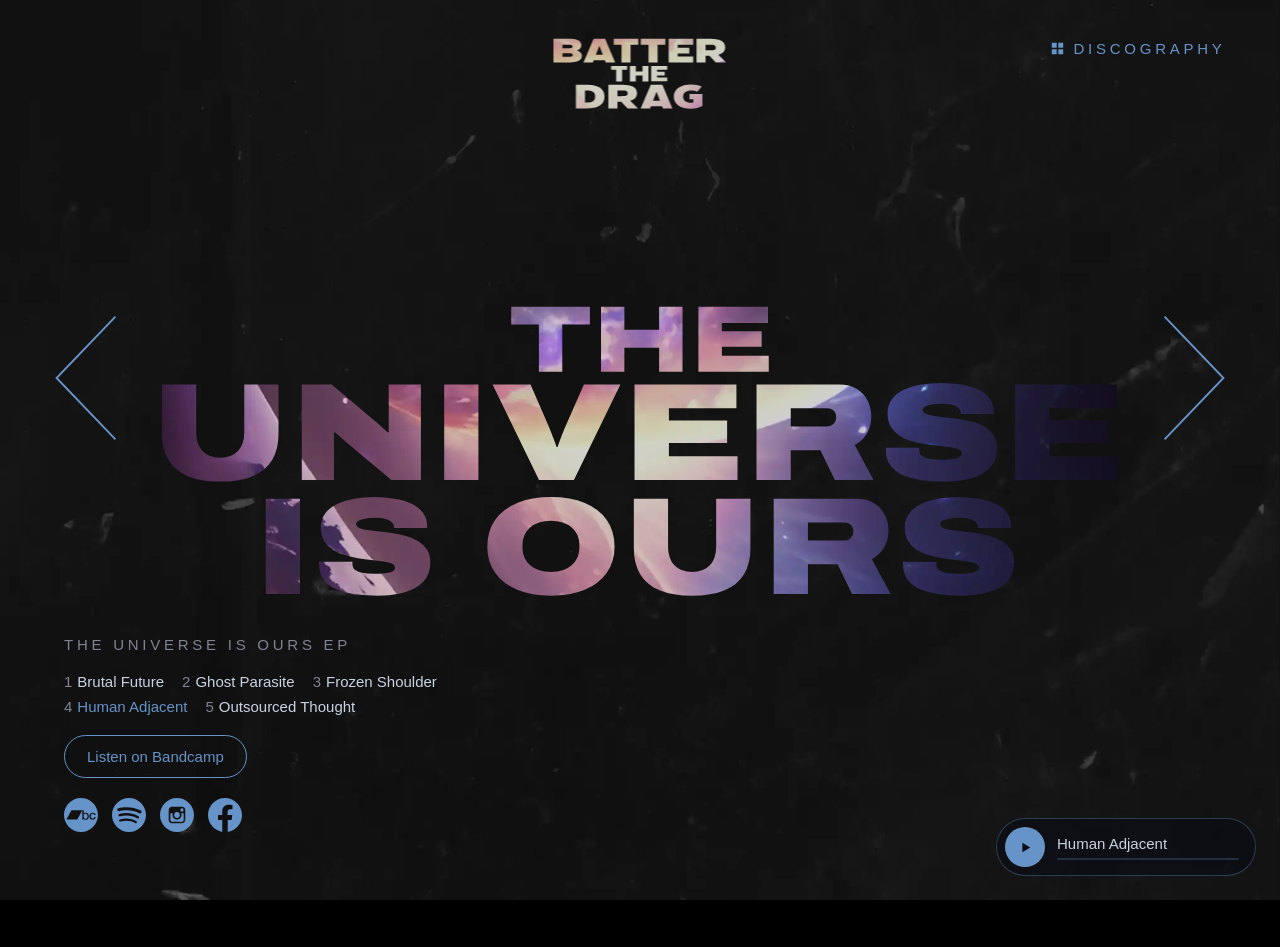
<file: the-universe-is-ours.html>
<!DOCTYPE html>
<html lang="en">
<head>
  <meta charset="UTF-8">
  <meta name="viewport" content="width=device-width, initial-scale=1.0">
  <title>Batter The Drag · The Universe Is Ours</title>
  <link rel="preload" href="the-universe-is-ours.svg" as="image">
  <link rel="icon" type="image/png" href="favicon.png">
  <script>try { var a = sessionStorage.getItem('btd-arrive'); if (a) { sessionStorage.removeItem('btd-arrive'); document.documentElement.dataset.arrive = a; } } catch (e) {}</script>
  <link rel="stylesheet" href="arrows.css">
  <style>
    * {
      margin: 0;
      padding: 0;
      box-sizing: border-box;
    }

    /* disable horz and vert window scrolling */
    body {
      overflow: hidden;
    }

    html, body {
      width: 100%;
      height: 100%;
    }

    /* Keeps body's background on body, so the fade-to-black below fades it too */
    html {
      background: black;
    }

    body {
      background-color: black;
      display: flex;
      flex-direction: column;
      justify-content: center;
      align-items: center;
      gap: 50px;
    }

    /* The dusty backdrop, on its own layer so it can fade in after the sky */
    body::before {
      content: '';
      position: fixed;
      inset: 0;
      background: url('bg-2.webp') center / cover;
    }

    .logo {
      width: 100%;
      max-width: 1100px;
      height: 0;
      padding-bottom: 29%;
      position: relative;
      /* overflow: hidden; */
    }

    @media (min-width: 1200px) {
      .logo {
        padding-bottom: 19%;
      }
    }

    .mask-container {
      mask: url('the-universe-is-ours.svg') no-repeat center;
      -webkit-mask: url('the-universe-is-ours.svg') no-repeat center;
      mask-size: contain;
      -webkit-mask-size: contain;
      width: 90%;
      max-width: 1200px;
      height: auto;
      position: absolute;
      top: 50%;
      transform: translateY(-50%);
      left: 50%;
      transform: translate(-50%, -50%);
      /* The mask already hides the spinning image outside the letters; this keeps its
         corners from widening the page, which let phones scroll sideways and push the
         fixed arrows off-screen */
      overflow: hidden;
    }

    .mask-container img.universe {
      width: 100%;
      height: 100%;
      animation: rotateAndScale 100s infinite linear;
    }
    @media (min-width: 1024px) {
      .mask-container img.universe {
        animation-duration: 200s;
      }
    }

    /* The band name, small, top center: the sky's colors in the old logo */
    .band {
      position: fixed;
      top: calc(clamp(18px, 3vw, 36px) + env(safe-area-inset-top));
      left: 50%;
      z-index: 1;
      width: clamp(120px, 14vw, 190px);
      aspect-ratio: 426.4 / 180.4;
      transform: translateX(-50%);
      background: url('text-bg-2.webp') center / 400%;
      mask: url('batter-the-drag.svg') no-repeat center / contain;
      -webkit-mask: url('batter-the-drag.svg') no-repeat center / contain;
    }

    /* Bottom-left: the EP, its songs, Bandcamp, socials */
    .info {
      position: fixed;
      left: clamp(20px, 5vw, 80px);
      bottom: clamp(20px, 5vw, 80px);
      z-index: 1;
      display: grid;
      gap: 20px;
      max-width: min(460px, calc(100vw - 40px));
      font-family: 'Arial', sans-serif;
    }

    .eyebrow {
      color: #808492;
      font-size: 15px;
      letter-spacing: 0.25em;
      text-transform: uppercase;
    }

    .tracks {
      list-style: none;
      display: flex;
      flex-wrap: wrap;
      gap: 8px 18px;
      color: #c9d3e3;
      font-size: 15px;
    }

    .tracks button {
      all: unset;
      cursor: pointer;
      transition: color 0.3s;
    }

    .tracks button:hover,
    .tracks button[aria-current="true"] {
      color: #6693C8;
    }

    .tracks button:focus-visible {
      outline: 1px solid #6693C8;
      outline-offset: 4px;
    }

    .tracks span {
      margin-right: 5px;
      color: #808492;
      font-size: 15px;
    }

    .listen {
      justify-self: start;
      padding: 12px 22px;
      border: 1px solid #6693C8;
      border-radius: 30px;
      color: #6693C8;
      font-size: 15px;
      text-decoration: none;
      transition: all 0.3s;
    }

    .listen:hover {
      background: #6693C8;
      color: #0b0d14;
    }

    .social-media {
      display: flex;
    }

    .social-media a {
      margin-right: 14px;
      transition: transform 0.2s;
    }

    .social-media a:hover {
      transform: scale(1.1);
    }

    .social-media svg {
      width: 34px;
      height: 34px;
      fill: #6693C8;
      transition: fill 0.2s;
    }

    .social-media a:hover svg {
      fill: #347ed3;
    }

     @keyframes fadeIn {
      0% {
        opacity: 0;
      }
      100% {
        opacity: 1;
      }
    }

    @keyframes rotateAndScale {
      0% {
        transform: rotate(0deg) scale(1);
      }
      50% {
        transform: rotate(180deg) scale(1.6);
      }
      100% {
        transform: rotate(360deg) scale(1);
      }
    }

    @keyframes slideUp {
      0% {
        transform: translateY(240px);
        opacity: 0;
      }
      80% {
        transform: translateY(240px);
        opacity: 0;
      }
      100% {
        transform: translateY(0);
        opacity: 1;
      }
    }

    @keyframes pulse {
      0% {
        transform: scale(1);
        opacity: 0.5;
      }
      50% {
        transform: scale(1.1);
        opacity: 1;
      }
      100% {
        transform: scale(1);
        opacity: 0.5;
      }
    }
    canvas {
      position: absolute;
      top: 0;
      left: 0;
      /* top: 50%; */
      /* left: 50%; */
      z-index: -1;
      /* transform: translate(-50%, -50%); */
      /* max-width: 85vw; */
      /* max-height: 85vw; */
    }
    /* Big prev/next arrows (placed by arrows.css) */
    .arrow,
    .discog {
      --streak: #a9c8ee;
      z-index: 2;
      color: #6693C8;
      font-family: 'Arial', sans-serif;
      transition: color 0.3s;
    }

    .arrow svg {
      stroke-width: 1.5;
      transition: transform 0.3s;
    }


    .arrow:hover,
    .discog:hover,
    .arrow:focus-visible,
    .discog:focus-visible {
      color: #fff;
    }

    .arrow:hover svg,
    .arrow:focus-visible svg {
      transform: translateX(-8px);
    }

    .arrow[data-next]:hover svg,
    .arrow[data-next]:focus-visible svg {
      transform: translateX(8px);
    }

    /* Player: Human Adjacent */
    .player {
      position: fixed;
      right: 24px;
      bottom: 24px;
      z-index: 2;
      display: flex;
      align-items: center;
      gap: 12px;
      width: 260px;
      padding: 8px 16px 8px 8px;
      border-radius: 32px;
      background: rgba(10, 12, 20, 0.6);
      border: 1px solid rgba(102, 147, 200, 0.35);
      font-family: 'Arial', sans-serif;
    }

    .player-toggle {
      flex: none;
      display: grid;
      place-items: center;
      width: 40px;
      height: 40px;
      border: 0;
      border-radius: 50%;
      background: #6693C8;
      color: #0b0d14;
      cursor: pointer;
      transition: background 0.3s, transform 0.2s;
    }

    .player-toggle:hover {
      background: #fff;
      transform: scale(1.06);
    }

    .player-toggle svg {
      width: 15px;
      height: 15px;
      fill: currentColor;
    }

    .player-toggle .i-pause,
    .player.is-playing .player-toggle .i-play {
      display: none;
    }

    .player.is-playing .player-toggle .i-pause {
      display: block;
    }

    .player-meta {
      flex: 1;
      display: grid;
      gap: 6px;
      min-width: 0;
    }

    .player-title {
      color: #c9d3e3;
      font-size: 15px;
    }

    .player-progress {
      height: 2px;
      border-radius: 2px;
      background: rgba(102, 147, 200, 0.25);
      overflow: hidden;
    }

    .player-progress span {
      display: block;
      height: 100%;
      background: #6693C8;
      transform-origin: left;
      transform: scaleX(var(--progress, 0));
    }

    /* Short screens: lift the logo so it clears the songs in the bottom-left */
    @media (min-width: 700px) and (max-height: 800px) {
      body {
        justify-content: flex-start;
        padding-top: 5vh;
      }

      .logo {
        max-width: min(1100px, 100vh);
      }

    }

    @media (max-width: 699px) {
      /* The arrows above the songs, not over them */
      :root { --arrow-top: 46%; }

      body {
        justify-content: flex-start;
        padding-top: max(110px, 14vh);
      }

      .player {
        left: 16px;
        right: 16px;
        bottom: calc(16px + env(safe-area-inset-bottom));
        width: auto;
      }

      .info {
        left: 16px;
        bottom: calc(84px + env(safe-area-inset-bottom));
        gap: 16px;
      }

      .tracks {
        font-size: 15px;
      }

      .social-media svg {
        width: 30px;
        height: 30px;
      }

    }

    .sr-only {
      position: absolute;
      width: 1px;
      height: 1px;
      overflow: hidden;
      clip: rect(0 0 0 0);
      white-space: nowrap;
    }

    /* Full-screen spinning sky: the page opens on it, then it pulls back into the letters */
    .sky {
      position: fixed;
      inset: 0;
      z-index: 3;
      overflow: hidden;
      pointer-events: none;
      visibility: hidden;
    }

    /* Big enough that the spin never shows a corner */
    .sky img {
      position: absolute;
      top: 50%;
      left: 50%;
      width: 150vmax;
      height: 150vmax;
      margin: -75vmax 0 0 -75vmax;
    }

    @media (prefers-reduced-motion: no-preference) {
      .sky { animation: skyIn 3.8s ease-in-out both; }
      .sky img { animation: spin 50s linear infinite; }
      .mask-container img.universe { animation-name: fadeIn, rotateAndScale; animation-duration: 1.8s, 100s; animation-delay: 1.8s, 0s; animation-fill-mode: both, none; animation-timing-function: ease-in-out, linear; animation-iteration-count: 1, infinite; }
      body::before { animation: fadeIn 1.6s 3.2s ease both; }
      .band, .info { animation: fadeIn 1.6s 3.4s ease both; }
      .arrow,
      .discog { animation: fadeIn 1.6s 3.6s ease both; }
      .player { animation: fadeIn 1.6s 3.8s ease both; }

      /* Leaving: everything else goes, the sky floods back in, then black */
      .is-leaving .sky { animation: skyOut 1.3s ease-in-out both; }
      .is-leaving .logo { opacity: 0; transition: opacity .5s .3s; }
      .is-leaving::before,
      .is-leaving :is(.band, .info, .arrow, .discog, .player) { animation: fadeOut .45s ease-in both; }
    }

    @media (prefers-reduced-motion: no-preference) and (min-width: 1024px) {
      .mask-container img.universe { animation-duration: 1.8s, 200s; }
    }

    @keyframes skyIn {
      0% { opacity: 0; visibility: visible; transform: scale(1.12); }
      35%, 55% { opacity: 1; }
      100% { opacity: 0; visibility: hidden; transform: scale(1); }
    }

    @keyframes skyOut {
      0% { opacity: 0; visibility: visible; transform: scale(1); }
      50% { opacity: 1; }
      100% { opacity: 0; visibility: visible; transform: scale(1.12); }
    }

    @keyframes spin {
      to { transform: rotate(360deg); }
    }

    @keyframes fadeOut {
      to { opacity: 0; }
    }
  </style>
</head>
<body>
  <div class="sky" aria-hidden="true"><img src="text-bg-2.webp" alt=""></div>
  <canvas id="particlesCanvas"></canvas>
  <h1 class="band"><span class="sr-only">Batter The Drag</span></h1>
  <div class="logo">
    <div class="mask-container">
      <img src="text-bg-2.webp" class="universe" alt="The Universe Is Ours">
    </div>
  </div>
  <div class="info">
    <p class="eyebrow">The Universe Is Ours EP</p>
    <ol class="tracks">
      <li><button type="button" data-track="0"><span>1</span>Brutal Future</button></li>
      <li><button type="button" data-track="1"><span>2</span>Ghost Parasite</button></li>
      <li><button type="button" data-track="2"><span>3</span>Frozen Shoulder</button></li>
      <li><button type="button" data-track="3"><span>4</span>Human Adjacent</button></li>
      <li><button type="button" data-track="4"><span>5</span>Outsourced Thought</button></li>
    </ol>
    <a class="listen" href="https://batterthedrag.bandcamp.com/album/the-universe-is-ours" target="_blank" rel="noopener">Listen on Bandcamp</a>
    <div class="social-media-container">
      <div class="social-media">
        <a href="https://batterthedrag.bandcamp.com/album/the-universe-is-ours" target="_blank" aria-label="Bandcamp">
          <svg version="1.1" xmlns="http://www.w3.org/2000/svg" x="0" y="0" viewBox="0 0 682.7 682.7" style="enable-background:new 0 0 682.7 682.7" xml:space="preserve"><style>.st0{fill:#fff}</style><path d="M682.6 341.3C682.6 152.8 529.8 0 341.3 0S0 152.8 0 341.3s152.8 341.3 341.3 341.3 341.3-152.7 341.3-341.3zm-240.8 96.6c-17.8 0-37-4.5-45.6-22.4h-.5v18.7h-27.5v-188L266.5 433.8h-218l101.8-187.9h246.9v69.6h.5c7.9-13.2 24.5-21.4 39.3-21.4 41.5 0 61.7 32.7 61.7 72.5 0 36.7-17.9 71.3-56.9 71.3zm68.7-70.4c0-41.1 21.7-73.3 65-73.3 30.6 0 56.6 15.8 59.4 49.3h-29c-2.3-16.6-14-25.6-30.1-25.6-15 0-36.2 8.2-36.2 49.6 0 22.7 9.7 46.7 34.9 46.7 16.8 0 28.5-11.6 31.4-31.1H635c-5.4 35.3-26.5 54.9-60.4 54.9-41.4-.1-64.1-30.4-64.1-70.5z"/><path d="M433.1 317.9c-24.5 0-37 19.3-37 48.3 0 27.4 13.5 48 37 48 26.5 0 36.5-24.3 36.5-48 0-24.8-12.5-48.3-36.5-48.3z"/><path class="st0" d="M433.1 317.9z"/><path d="M433.1 414.2c-23.4 0-37-20.6-37-48 0-29 12.5-48.3 37-48.3 24 0 36.4 23.5 36.5 48.3 0 23.7-10 48-36.5 48z"/><path class="st0" d="M368.1 245.9v.3l.2-.3z"/></svg>
        </a>
        <a href="https://open.spotify.com/artist/7n0isdj3K0MwurrqOzG4f8" target="_blank" aria-label="Spotify">
          <svg xmlns="http://www.w3.org/2000/svg" viewBox="0 0 20 20" style="enable-background:new 0 0 20 20" xml:space="preserve"><path d="M15.9 8.9C12.7 7 7.4 6.8 4.3 7.8c-.5.1-1-.1-1.2-.6-.1-.6.2-1.1.7-1.2 3.6-1.1 9.4-.8 13.1 1.4.4.2.6.8.4 1.3-.3.3-.9.4-1.4.2m-.1 2.8c-.2.4-.7.5-1 .2-2.7-1.6-6.8-2.1-9.9-1.1-.4.1-.9-.1-1-.5-.1-.4 0-.9.4-.9 3.7-1.1 8.1-.6 11.2 1.3.4.2.5.7.3 1m-1.2 2.8c-.2.3-.6.4-.9.2-2.4-1.4-5.3-1.8-8.8-.9-.3.1-.6-.1-.8-.4-.1-.4.2-.6.5-.8 3.8-.9 7.1-.5 9.7 1.1.4.1.5.4.3.8M10 0C4.5 0 0 4.5 0 10s4.5 10 10 10 10-4.5 10-10S15.5 0 10 0z"/></svg>
        </a>
        <a href="https://www.instagram.com/batterthedrag/" target="_blank" aria-label="Instagram">
          <svg xmlns="http://www.w3.org/2000/svg" viewBox="0 0 1146.6 1146.6" style="enable-background:new 0 0 1146.6 1146.6" xml:space="preserve"><path d="M788.3 358.3h-95.5v95.6h95.5zM573.3 671.3c52.6 0 97.9-43 97.9-97.9 0-21.5-7.2-40.6-19.1-57.3-16.7-23.9-47.8-40.6-78.8-40.6-31.1 0-62.1 16.7-78.8 40.6-11.9 16.7-19.1 35.8-19.1 57.3 0 54.9 45.4 97.9 97.9 97.9z"/><path d="M573.3 0C256.7 0 0 256.7 0 573.3s256.7 573.3 573.3 573.3 573.3-256.7 573.3-573.3S890 0 573.3 0zm279.5 745.3c0 59.7-47.8 107.5-107.5 107.5h-344c-59.7 0-107.5-47.8-107.5-107.5v-344c0-59.7 47.8-107.5 107.5-107.5h344c59.7 0 107.5 47.8 107.5 107.5v344z"/><path d="M714.3 516c7.2 16.7 11.9 38.2 11.9 57.3 0 83.6-69.3 152.9-152.9 152.9-83.6 0-152.9-69.3-152.9-152.9 0-19.1 4.8-40.6 11.9-57.3h-83.6v229.3c0 28.7 23.9 52.6 52.6 52.6h344c28.7 0 52.6-23.9 52.6-52.6V516h-83.6z"/></svg>
        </a>
        <a href="https://www.facebook.com/batterthedrag" target="_blank" aria-label="Facebook">
          <svg xmlns="http://www.w3.org/2000/svg" viewBox="0 0 20 19.9" style="enable-background:new 0 0 20 19.9" xml:space="preserve"><path d="M10 0C4.5 0 0 4.5 0 10c0 5 3.7 9.1 8.4 9.9v-7H5.9V10h2.5V7.8c0-2.5 1.5-3.9 3.8-3.9 1.1 0 2.2.2 2.2.2v2.5h-1.3c-1.2 0-1.6.8-1.6 1.6V10h2.8l-.4 2.9h-2.3v7c4.9-.8 8.5-5 8.4-9.9 0-5.5-4.5-10-10-10z"/></svg>
        </a>
      </div>
    </div>
  </div>
  <a class="arrow" href="ensete" data-prev>
    <span class="sr-only">Previous: Ensete</span>
    <svg viewBox="0 0 50 100" aria-hidden="true"><path d="M48 2 2 50 48 98"/></svg>
  </a>
  <a class="arrow" href="the-big-sleep" data-next>
    <span class="sr-only">Next: The Big Sleep</span>
    <svg viewBox="0 0 50 100" aria-hidden="true"><path d="M2 2 48 50 2 98"/></svg>
  </a>
  <a class="discog" href="discography" data-discography>
    <svg viewBox="0 0 16 16" aria-hidden="true"><path d="M1 1h6v6H1zM9 1h6v6H9zM1 9h6v6H1zM9 9h6v6H9z"/></svg>
    <span>Discography</span>
  </a>
  <div class="player" role="group" aria-label="Music player">
    <button class="player-toggle" type="button" aria-label="Play">
      <svg class="i-play" viewBox="0 0 24 24" aria-hidden="true"><path d="M7 4.5v15l12.5-7.5z"/></svg>
      <svg class="i-pause" viewBox="0 0 24 24" aria-hidden="true"><path d="M6 4.5h4v15H6zM14 4.5h4v15h-4z"/></svg>
    </button>
    <div class="player-meta">
      <span class="player-title" aria-live="polite">Human Adjacent</span>
      <span class="player-progress" aria-hidden="true"><span></span></span>
    </div>
  </div>
  <script src="player.js"></script>
  <script src="nav.js"></script>
  <script>
    (function () {
      var music = BTD.createPlayer({
        player: document.querySelector('.player'),
        tracks: [
          { title: 'Brutal Future', src: 'audio/brutal-future.mp3' },
          { title: 'Ghost Parasite', src: 'audio/ghost-parasite.mp3' },
          { title: 'Frozen Shoulder', src: 'audio/frozen-shoulder.mp3' },
          { title: 'Human Adjacent', src: 'audio/human-adjacent.mp3' },
          { title: 'Outsourced Thought', src: 'audio/outsourced-thought.mp3' }
        ],
        start: 3, // Human Adjacent
        resumeKey: 'btd-universe'
      });

      // Music was on on the page before: fade Human Adjacent in with the page.
      if (BTD.recall('btd-sound') === 'on') music.play(3000);

      var nav = BTD.nav({
        prev: document.querySelector('[data-prev]'),
        next: document.querySelector('[data-next]'),
        leave: function () {
          music.leave(1200);
          document.body.classList.add('is-leaving');
          return 1300;
        },
        // Back button restores this page faded out; bring it back.
        restore: function () {
          document.body.classList.remove('is-leaving');
          music.restore(2000);
        }
      });
      nav.hint();
    })();
  </script>
  <script>
    const mobileConfig = {
        sizeRange: [0.8, 2.3],
        speedRange: [0.1, 0.4],
        opacityRange: [0.1, 0.4],
        particleCount: 100
    };

    const desktopConfig = {
        sizeRange: [1, 3],
        speedRange: [0.2, 0.6],
        opacityRange: [0.1, 0.4],
        particleCount: 200
    };

    function onMount(callback) {
        document.addEventListener('DOMContentLoaded', callback);
    }

    onMount(function () {
        const isMobile = window.innerWidth <= 768;
        const particleConfig = isMobile ? mobileConfig : desktopConfig;

        const canvas = document.getElementById('particlesCanvas');
        const ctx = canvas.getContext('2d');
        canvas.width = window.innerWidth;
        canvas.height = window.innerHeight;

        let particlesArray = [];

        function Particle(x, y, size, speed, directionAngle, finalOpacity) {
            this.x = x;
            this.y = y;
            this.size = size;
            this.speed = speed;
            this.directionX = Math.cos(directionAngle) * speed;
            this.directionY = Math.sin(directionAngle) * speed;
            this.finalOpacity = finalOpacity;
            this.opacity = 0;

            this.update = function () {
                this.x += this.directionX;
                this.y += this.directionY;
                this.fadeIn();
            };

            this.fadeIn = function () {
                if (this.opacity < this.finalOpacity) {
                    this.opacity += 0.005;
                }
            };

            this.draw = function () {
                ctx.beginPath();
                ctx.arc(this.x, this.y, this.size, 0, Math.PI * 2);
                ctx.closePath();
                ctx.fillStyle = `rgba(255, 255, 255, ${this.opacity})`;
                ctx.fill();
            };
        }

        function init() {
            particlesArray = [];
            for (let i = 0; i < particleConfig.particleCount; i++) {
                let x = Math.random() * canvas.width;
                let y = Math.random() * canvas.height;
                let size = Math.random() * (particleConfig.sizeRange[1] - particleConfig.sizeRange[0]) + particleConfig.sizeRange[0];
                let speed = Math.random() * (particleConfig.speedRange[1] - particleConfig.speedRange[0]) + particleConfig.speedRange[0];
                let directionAngle = Math.floor(Math.random() * 360);
                let opacity = Math.random() * (particleConfig.opacityRange[1] - particleConfig.opacityRange[0]) + particleConfig.opacityRange[0];
                particlesArray.push(new Particle(x, y, size, speed, directionAngle, opacity));
            }
        }

        init();

        function animate() {
            ctx.clearRect(0, 0, canvas.width, canvas.height);
            for (let i = 0; i < particlesArray.length; i++) {
                particlesArray[i].update();
                particlesArray[i].draw();
            }
            requestAnimationFrame(animate);
        }

        // Get the query parameters from the current URL
        const params = new URLSearchParams(window.location.search);

        // If the 'p' parameter is '1', run the animate function
        if (params.get('p') === '1') {
            animate();
        }
    });
  </script>
</body>
</html>
</file>
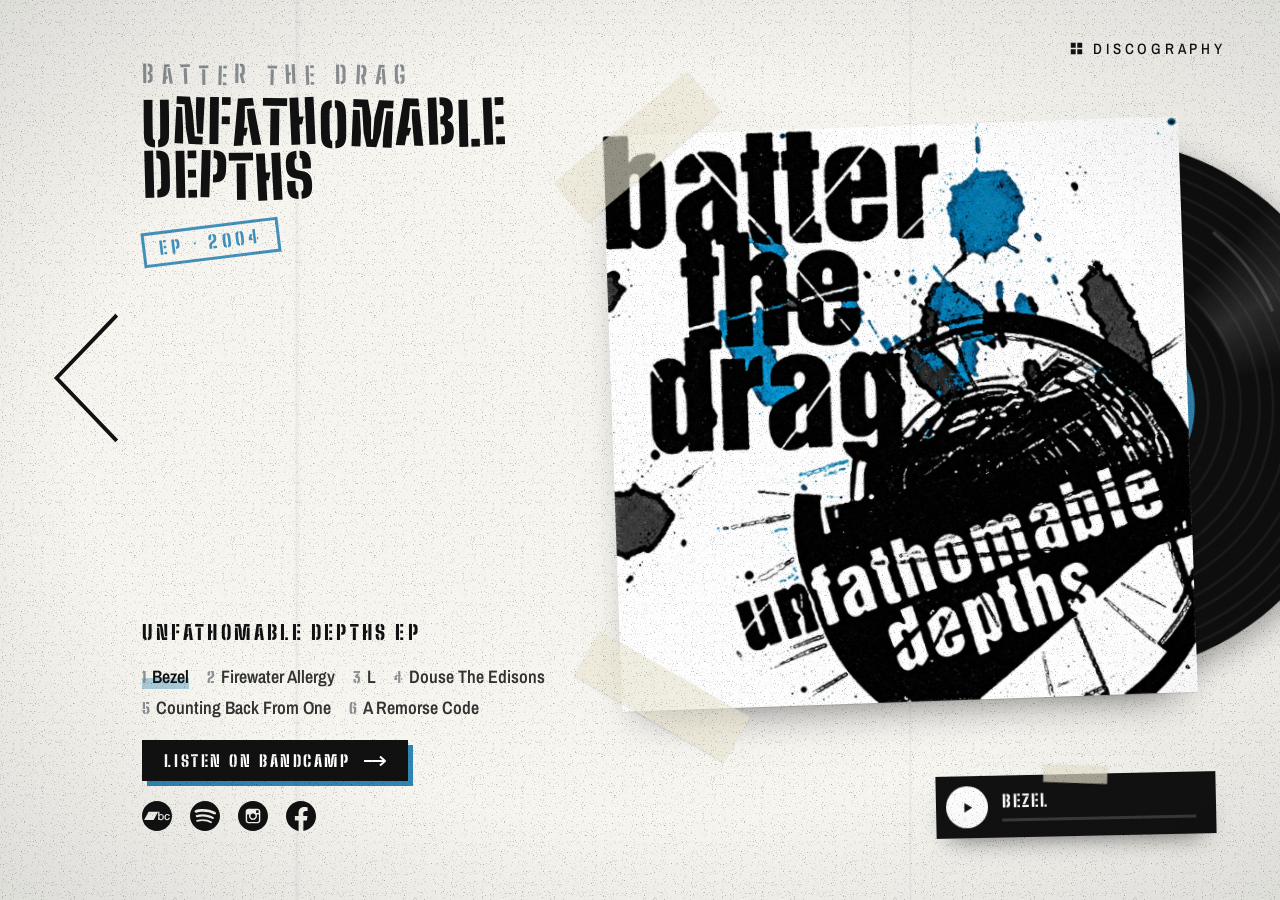
<file: unfathomable-depths.html>
<!DOCTYPE html>
<html lang="en" class="no-js">
<head>
  <meta charset="UTF-8">
  <meta name="viewport" content="width=device-width, initial-scale=1.0, viewport-fit=cover">
  <title>Batter The Drag · Unfathomable Depths</title>
  <meta name="description" content="Unfathomable Depths, the 2004 EP from Batter The Drag. Listen on Bandcamp.">
  <meta property="og:title" content="Batter The Drag · Unfathomable Depths">
  <meta property="og:description" content="The 2004 EP. Listen on Bandcamp.">
  <meta property="og:image" content="https://batterthedrag.com/unfathomable-depths/cover-restored.jpg">
  <meta property="og:url" content="https://batterthedrag.com/unfathomable-depths">
  <meta property="og:type" content="music.album">
  <meta name="theme-color" content="#f6f5f0">
  <link rel="icon" type="image/png" href="favicon.png">
  <link rel="preload" href="unfathomable-depths/art-restored.webp" as="image" media="(min-width: 700px)">
  <link rel="preload" href="unfathomable-depths/art-restored-sm.webp" as="image" media="(max-width: 699px)">
  <link rel="preconnect" href="https://fonts.googleapis.com">
  <link rel="preconnect" href="https://fonts.gstatic.com" crossorigin>
  <link href="https://fonts.googleapis.com/css2?family=Archivo+Narrow:wght@500;600&family=Big+Shoulders+Stencil:wght@700;900&display=swap" rel="stylesheet">
  <script>document.documentElement.classList.replace('no-js', 'js');</script>
  <script>try { var a = sessionStorage.getItem('btd-arrive'); if (a) { sessionStorage.removeItem('btd-arrive'); document.documentElement.dataset.arrive = a; } } catch (e) {}</script>
  <link rel="stylesheet" href="arrows.css">
  <style>
    :root {
      --paper: #f6f5f0;        /* photocopy white */
      --ink: #111;
      --grey: #8c9094;
      --blue: #2f86b4;         /* the cover's ink splatter */
      --ease-out: cubic-bezier(.16, 1, .3, 1);
      --gutter: clamp(20px, 5vw, 80px);
      --col: calc(var(--arrow-x) + var(--arrow-w) + 40px);   /* left column, clear of the arrow */
      --reserve: 470px;        /* room for the title and songs before the cover starts */
      --stencil: 'Big Shoulders Stencil', 'Impact', sans-serif;
    }

    * { margin: 0; padding: 0; box-sizing: border-box; }

    html { background: var(--paper); }
    html, body { height: 100%; }

    body {
      background: var(--paper);
      color: var(--ink);
      font-family: 'Archivo Narrow', 'Arial Narrow', Arial, sans-serif;
      font-weight: 500;
      overflow: hidden;
      -webkit-font-smoothing: antialiased;
    }

    a { color: inherit; }

    /* Everything that shakes when the cover slams down */
    .page {
      position: fixed;
      inset: 0;
    }

    /* ---------- Ink splatter (canvas) ---------- */

    #ink {
      position: absolute;
      inset: 0;
      width: 100%;
      height: 100%;
      z-index: 1;
      pointer-events: none;
    }

    /* ---------- The cover, pasted down, with the record sliding out ---------- */

    .stage {
      --size: min(64vh, 46vw, calc(100vw - var(--col) - var(--reserve) - var(--gutter)));
      position: absolute;
      z-index: 2;
      left: max(calc(var(--col) + var(--reserve)), calc(50vw - var(--size) * .55));
      top: max(var(--gutter), calc(46vh - var(--size) / 2));
      width: var(--size);
      height: var(--size);
      rotate: -2deg;
      cursor: pointer;
      -webkit-tap-highlight-color: transparent;
    }

    .record {
      position: absolute;
      top: 3%;
      left: 3%;
      width: 94%;
      height: 94%;
      z-index: -1;
      transform: translateX(36%);
      transition: transform 1.4s var(--ease-out);
      filter: drop-shadow(6px 10px 14px rgba(0, 0, 0, .3));
    }

    .stage:hover .record { transform: translateX(42%); }
    body:has(.player.is-playing) .record { transform: translateX(52%); }

    .record-disc {
      display: block;
      width: 100%;
      height: 100%;
      animation: spin 1.8s linear infinite paused;   /* 33⅓ rpm */
    }

    body:has(.player.is-playing) .record-disc { animation-play-state: running; }

    .record-disc text {
      font-family: var(--stencil);
      font-weight: 900;
      fill: var(--ink);
    }

    /* Light on the vinyl stays put while the record turns under it */
    .record-sheen {
      position: absolute;
      inset: 0;
      border-radius: 50%;
      background: conic-gradient(from 20deg, transparent 0 6%, rgba(255, 255, 255, .13) 11%, transparent 17% 52%, rgba(255, 255, 255, .09) 61%, transparent 67%);
      -webkit-mask: radial-gradient(circle, transparent 37%, #000 38%);
      mask: radial-gradient(circle, transparent 37%, #000 38%);
      pointer-events: none;
    }

    .sleeve {
      position: relative;
      width: 100%;
      height: 100%;
      background: #fff;
      box-shadow: 0 1px 0 rgba(0, 0, 0, .08), 0 22px 40px -22px rgba(0, 0, 0, .55);
    }

    .sleeve img {
      display: block;
      width: 100%;
      height: 100%;
    }

    /* Photocopier misregistration: a blue ghost of the cover jumps out of line now and then */
    .sleeve .ghost {
      position: absolute;
      inset: 0;
      opacity: 0;
      mix-blend-mode: multiply;
      filter: url(#blue-ink);
      pointer-events: none;
    }

    /* Tape holding the cover to the page */
    .sleeve::before,
    .sleeve::after {
      content: '';
      position: absolute;
      z-index: 1;
      width: 30%;
      height: 9%;
      background: rgba(232, 228, 208, .62);
      box-shadow: 0 1px 2px rgba(0, 0, 0, .12);
      pointer-events: none;
    }

    .sleeve::before { top: -2.5%; left: -9%; rotate: -38deg; }
    .sleeve::after { bottom: -2%; left: -8%; rotate: 32deg; }

    /* ---------- Type ---------- */

    .masthead {
      position: absolute;
      z-index: 3;
      top: calc(var(--gutter) + env(safe-area-inset-top));
      left: var(--col);
      max-width: var(--reserve);
    }

    .title {
      font-family: var(--stencil);
      font-weight: 900;
      text-transform: uppercase;
      line-height: .9;
      font-kerning: none;       /* split letters can't kern */
    }

    .title .band,
    .title .album {
      display: block;
      white-space: nowrap;
    }

    .title .band {
      font-size: clamp(1.1rem, 1.9vw, 1.9rem);
      font-weight: 700;
      letter-spacing: .32em;
      margin-bottom: .45em;
      color: var(--grey);
    }

    .title .album {
      font-size: clamp(2.3rem, 4.6vw, 4.6rem);
      letter-spacing: .02em;
    }

    .split > span {
      display: inline-block;
      white-space: pre;
      transform: translateY(var(--y, 0)) rotate(var(--r, 0deg));
    }

    /* Rubber stamp */
    .stamp {
      display: inline-block;
      margin-top: 22px;
      padding: 6px 14px 5px;
      border: 3px solid var(--blue);
      color: var(--blue);
      font: 900 clamp(15px, 1.4vw, 20px)/1 var(--stencil);
      letter-spacing: .24em;
      text-transform: uppercase;
      rotate: -7deg;
      mix-blend-mode: multiply;
      opacity: .9;
    }

    .info {
      position: absolute;
      z-index: 5;
      left: var(--col);
      bottom: calc(var(--gutter) + env(safe-area-inset-bottom));
      display: grid;
      gap: 20px;
      max-width: min(calc(var(--reserve) - 30px), calc(100vw - var(--col) - var(--gutter)));
    }

    .eyebrow {
      font-family: var(--stencil);
      font-size: 20px;
      font-weight: 900;
      letter-spacing: .16em;
      text-transform: uppercase;
    }

    .tracks {
      list-style: none;
      display: flex;
      flex-wrap: wrap;
      gap: 6px 18px;
      font-size: 18px;
      font-weight: 600;
      color: #333;
    }

    .tracks button {
      all: unset;
      cursor: pointer;
      background: linear-gradient(transparent 58%, rgba(47, 134, 180, .38) 58%) no-repeat left / 0% 100%;
      transition: color .3s, background-size .5s var(--ease-out);
    }

    /* Highlighter swipe on the song that's playing */
    .tracks button:hover,
    .tracks button[aria-current="true"] { color: var(--ink); background-size: 100% 100%; }
    .tracks button:focus-visible { outline: 2px solid var(--blue); outline-offset: 4px; }

    .tracks li span {
      font-family: var(--stencil);
      font-size: 15px;
      font-weight: 900;
      margin-right: 6px;
      color: var(--grey);
    }

    .listen {
      display: inline-flex;
      align-items: center;
      gap: 14px;
      justify-self: start;
      padding: 13px 22px 12px;
      white-space: nowrap;
      background: var(--ink);
      color: #fff;
      text-decoration: none;
      font: 900 16px/1 var(--stencil);
      letter-spacing: .16em;
      text-transform: uppercase;
      box-shadow: 5px 5px 0 var(--blue);
      transition: transform .3s var(--ease-out), box-shadow .3s var(--ease-out), background .3s;
    }

    .listen svg {
      width: 22px;
      height: 10px;
      stroke: currentColor;
      stroke-width: 2;
      fill: none;
      transition: transform .4s var(--ease-out);
    }

    .listen:hover,
    .listen:focus-visible {
      background: var(--blue);
      box-shadow: 8px 8px 0 var(--ink);
      transform: translate(-3px, -3px) rotate(-1deg);
    }

    .listen:hover svg,
    .listen:focus-visible svg { transform: translateX(5px); }

    .social {
      display: flex;
      gap: 18px;
    }

    .social a {
      display: block;
      transition: transform .3s var(--ease-out);
    }

    .social svg {
      width: 30px;
      height: 30px;
      fill: var(--ink);
      transition: fill .3s;
    }

    .social a:hover,
    .social a:focus-visible { transform: translateY(-3px) rotate(-8deg); }
    .social a:hover svg,
    .social a:focus-visible svg { fill: var(--blue); }

    /* ---------- Big prev arrow (placed by arrows.css) ---------- */

    .arrow,
    .discog {
      z-index: 6;
      color: var(--ink);
      transition: color .3s;
    }

    .arrow svg {
      stroke-width: 3;
      stroke-linecap: square;
      animation: nudge 3.2s 5s ease-in-out infinite;
    }


    .arrow:hover,
    .discog:hover,
    .arrow:focus-visible,
    .discog:focus-visible { color: var(--blue); }
    .arrow:hover svg,
    .arrow:focus-visible svg { animation-play-state: paused; }

    /* ---------- Player: a strip of black tape ---------- */

    .player {
      position: fixed;
      right: var(--gutter);
      bottom: calc(var(--gutter) + env(safe-area-inset-bottom));
      z-index: 6;
      display: flex;
      align-items: center;
      gap: 14px;
      width: 280px;
      padding: 10px 20px 10px 10px;
      background: var(--ink);
      color: #fff;
      rotate: -1.2deg;
      box-shadow: 0 14px 24px -14px rgba(0, 0, 0, .6);
    }

    .player::before {
      content: '';
      position: absolute;
      top: -9px;
      left: 50%;
      width: 64px;
      height: 18px;
      translate: -50% 0;
      rotate: 3deg;
      background: rgba(232, 228, 208, .7);
      box-shadow: 0 1px 2px rgba(0, 0, 0, .15);
    }

    .player-toggle {
      flex: none;
      display: grid;
      place-items: center;
      width: 42px;
      height: 42px;
      border: 0;
      border-radius: 50%;
      background: #fff;
      color: var(--ink);
      cursor: pointer;
      transition: background .3s, color .3s, transform .3s var(--ease-out);
    }

    .player-toggle svg { width: 15px; height: 15px; fill: currentColor; }
    .player-toggle .i-pause,
    .player.is-playing .player-toggle .i-play { display: none; }
    .player.is-playing .player-toggle .i-pause { display: block; }

    .player-toggle:hover,
    .player-toggle:focus-visible {
      background: var(--blue);
      color: #fff;
      transform: rotate(-12deg) scale(1.06);
    }

    .player-toggle:focus-visible { outline: 2px solid #fff; outline-offset: 3px; }

    .player-meta {
      flex: 1;
      display: grid;
      gap: 9px;
      min-width: 0;
    }

    .player-title {
      font: 900 17px/1 var(--stencil);
      letter-spacing: .12em;
      text-transform: uppercase;
      white-space: nowrap;
      overflow: hidden;
      text-overflow: ellipsis;
    }

    .player-progress {
      height: 3px;
      background: #3a3a3a;
      overflow: hidden;
    }

    .player-progress span {
      display: block;
      height: 100%;
      background: var(--blue);
      transform-origin: left;
      transform: scaleX(var(--progress, 0));
    }

    /* ---------- Photocopy texture ---------- */

    .grain {
      position: fixed;
      inset: -50%;
      z-index: 8;
      pointer-events: none;
      opacity: .32;
      mix-blend-mode: multiply;
      background-image: url("data:image/svg+xml,%3Csvg xmlns='http://www.w3.org/2000/svg' width='240' height='240'%3E%3Cfilter id='n'%3E%3CfeTurbulence type='fractalNoise' baseFrequency='.9' numOctaves='2' stitchTiles='stitch'/%3E%3CfeColorMatrix values='0 0 0 0 0 0 0 0 0 0 0 0 0 0 0 4 0 0 0 -2.5'/%3E%3C/filter%3E%3Crect width='100%25' height='100%25' filter='url(%23n)'/%3E%3C/svg%3E");
      animation: grain .9s steps(5) infinite;
    }

    /* Toner-dark edges and a couple of streaks from a dirty copier glass */
    .xerox {
      position: fixed;
      inset: 0;
      z-index: 8;
      pointer-events: none;
      mix-blend-mode: multiply;
      background:
        radial-gradient(ellipse 80% 75% at 50% 50%, transparent 55%, rgba(40, 40, 40, .14) 100%),
        linear-gradient(90deg, transparent 23%, rgba(0, 0, 0, .045) 23.15%, transparent 23.5%, transparent 71%, rgba(0, 0, 0, .05) 71.1%, transparent 71.25%);
    }

    /* Copier lid opening on the way in: the scan light sweeps down and leaves the page behind it */
    .scan {
      position: fixed;
      inset: 0;
      z-index: 9;
      pointer-events: none;
      background: #17191a;
      clip-path: inset(100% 0 0 0);
    }

    .scan-bar {
      position: fixed;
      z-index: 9;
      pointer-events: none;
      left: 0;
      right: 0;
      top: 0;
      height: 4px;
      background: #f4fff9;
      box-shadow: 0 0 30px 10px rgba(170, 255, 225, .75), 0 0 120px 40px rgba(120, 220, 200, .35);
      opacity: 0;
    }

    /* Leaving: an ink blot floods the page */
    .exit-ink {
      position: fixed;
      left: var(--ex, 50px);
      top: var(--ey, 50%);
      z-index: 20;
      width: 100px;
      height: 100px;
      margin: -50px 0 0 -50px;
      overflow: visible;
      fill: var(--ink);
      pointer-events: none;
      transform: scale(0);
    }

    :focus-visible { outline: 2px solid var(--blue); outline-offset: 4px; }

    .sr-only {
      position: absolute;
      width: 1px;
      height: 1px;
      overflow: hidden;
      clip: rect(0 0 0 0);
      white-space: nowrap;
    }

    /* ---------- Portrait: cover on top, songs underneath ---------- */

    @media (max-aspect-ratio: 1/1) {
      :root { --col: var(--gutter); }

      .info { max-width: min(440px, calc(100vw - var(--gutter) * 2)); }

      .stage {
        --size: clamp(150px, calc(100vh - 480px), min(78vw, 540px));
        --size: clamp(150px, calc(100svh - 480px), min(78vw, 540px));
        left: max(var(--gutter), calc(50vw - var(--size) * .68));
        top: calc(env(safe-area-inset-top) + 124px);
      }

      /* The cover carries the title here */
      .masthead {
        position: absolute;
        width: 1px;
        height: 1px;
        overflow: hidden;
        clip: rect(0 0 0 0);
      }
    }

    /* Portrait tablets: the arrow is at the side here, so keep the cover (and its record) clear of it */
    @media (max-aspect-ratio: 1/1) and (min-width: 700px) {
      .stage {
        --size: clamp(150px, calc(100svh - 480px), min(calc(100vw - (var(--arrow-x) + var(--arrow-w) + 40px) * 2 - 120px), 540px));
        left: max(calc(var(--arrow-x) + var(--arrow-w) + 40px), calc(50vw - var(--size) * .68));
        top: calc(env(safe-area-inset-top) + 64px);
      }
    }

    @media (max-width: 960px) {
      :root { --reserve: 330px; }
    }

    @media (max-width: 699px) {
      /* The arrow above the songs, not over them */
      :root { --arrow-top: 42%; }
      .tracks { font-size: 16px; }
      .eyebrow { font-size: 18px; }
      .listen { padding: 12px 18px 11px; font-size: 15px; }
      .social svg { width: 26px; height: 26px; }
      .info { gap: 16px; bottom: calc(var(--gutter) + env(safe-area-inset-bottom) + 64px); }
      .player {
        left: var(--gutter);
        right: var(--gutter);
        bottom: calc(14px + env(safe-area-inset-bottom));
        width: auto;
        rotate: -.6deg;
      }
    }

    @media (max-height: 520px) {
      .tracks { display: none; }
      .info { gap: 14px; }
      .stage { --size: min(52vh, 46vw, calc(100vw - var(--col) - var(--reserve) - var(--gutter))); }
      .stamp { display: none; }
    }

    /* ---------- Motion ---------- */

    @keyframes spin { to { rotate: 360deg; } }

    @keyframes scan-lid {
      from { clip-path: inset(0 0 0 0); }
      to   { clip-path: inset(100% 0 0 0); }
    }

    @keyframes scan-bar {
      0%   { top: 0; opacity: 1; }
      92%  { opacity: 1; }
      100% { top: 100%; opacity: 0; }
    }

    @keyframes slam {
      0%   { opacity: 0; transform: scale(1.7) rotate(-14deg); filter: blur(10px); }
      70%  { opacity: 1; transform: scale(.97) rotate(1deg); filter: blur(0); }
      100% { opacity: 1; transform: none; filter: none; }
    }

    @keyframes shake {
      0%, 100% { transform: none; }
      15% { transform: translate(-7px, 5px) rotate(-.4deg); }
      30% { transform: translate(6px, -4px) rotate(.3deg); }
      45% { transform: translate(-4px, 2px); }
      60% { transform: translate(3px, -2px); }
      80% { transform: translate(-1px, 1px); }
    }

    @keyframes slide-out {
      from { translate: -36% 0; }
      to   { translate: 0 0; }
    }

    @keyframes letter {
      0%   { opacity: 0; scale: 1.9; }
      60%  { opacity: 1; scale: .94; }
      100% { opacity: 1; scale: 1; }
    }

    @keyframes stamp-down {
      0%   { opacity: 0; scale: 2.2; }
      60%  { opacity: .9; scale: .95; }
      100% { opacity: .9; scale: 1; }
    }

    @keyframes rise {
      0%   { opacity: 0; transform: translateY(18px) rotate(-1.5deg); }
      100% { opacity: 1; transform: none; }
    }

    @keyframes arrow-in {
      from { opacity: 0; translate: 30px 0; }
      to   { opacity: 1; translate: 0 0; }
    }

    @keyframes nudge {
      0%, 70%, 100% { transform: translateX(0); }
      80% { transform: translateX(-10px); }
      90% { transform: translateX(0); }
      95% { transform: translateX(-5px); }
    }

    @keyframes misregister {
      0%, 86%, 100% { opacity: 0; transform: none; }
      87% { opacity: .9; transform: translate(-8px, 5px); }
      89% { opacity: .7; transform: translate(5px, -3px); }
      91% { opacity: .85; transform: translate(-3px, 2px); }
      93% { opacity: 0; transform: none; }
    }

    @keyframes jolt {
      0%, 86%, 93%, 100% { transform: none; }
      87% { transform: translate(2px, -1px); }
      89% { transform: translate(-1px, 1px); }
    }

    @keyframes grain {
      0%   { transform: translate(0, 0); }
      20%  { transform: translate(-6%, 4%); }
      40%  { transform: translate(5%, -7%); }
      60%  { transform: translate(-3%, 8%); }
      80%  { transform: translate(7%, -2%); }
      100% { transform: translate(0, 0); }
    }

    @keyframes flood {
      0%   { transform: scale(0) rotate(0deg); }
      22%  { transform: scale(calc(var(--exs, 30) * .1)) rotate(8deg); }
      100% { transform: scale(var(--exs, 30)) rotate(28deg); }
    }

    @media (prefers-reduced-motion: no-preference) {
      .scan { animation: scan-lid .9s .1s cubic-bezier(.45, 0, .55, 1) both; }
      .scan-bar { animation: scan-bar .9s .1s cubic-bezier(.45, 0, .55, 1) both; }
      .sleeve { animation: slam .5s 1.05s cubic-bezier(.5, 0, .75, 0) both; }
      .page.is-hit { animation: shake .4s linear; }
      .record { animation: slide-out 1.1s 1.7s var(--ease-out) both; }
      .split > span { animation: letter .45s calc(.85s + var(--i) * 45ms) cubic-bezier(.3, 0, .5, 1.4) both; }
      .stamp { animation: stamp-down .4s 2.5s cubic-bezier(.5, 0, .75, 0) both; }
      .info > * { animation: rise .7s var(--ease-out) both; }
      .info > :nth-child(1) { animation-delay: 1.9s; }
      .info > :nth-child(2) { animation-delay: 2.05s; }
      .info > :nth-child(3) { animation-delay: 2.2s; }
      .info > :nth-child(4) { animation-delay: 2.35s; }
      .arrow,
      .discog { animation: arrow-in 1s 2.6s var(--ease-out) both; }
      .player { animation: rise .8s 2.8s var(--ease-out) both; }
      .sleeve .ghost { animation: misregister 7s 4s steps(1) infinite; }
      .sleeve img:not(.ghost) { animation: jolt 7s 4s steps(1) infinite; }

      .is-leaving .exit-ink { animation: flood .95s cubic-bezier(.55, .05, .8, .3) forwards; }
      .is-leaving .player,
      .is-leaving .arrow,
      .is-leaving .discog { animation: none; }
    }

    @media (prefers-reduced-motion: reduce) {
      .scan, .scan-bar, .exit-ink { display: none; }
      .grain { animation: none; }
      .record-disc { animation: none; }
      .record { transition: none; }
      .arrow svg { animation: none; }
    }
  </style>
</head>
<body>
  <svg width="0" height="0" style="position: absolute" aria-hidden="true">
    <!-- Black ink → the cover's blue; white stays white (multiplied away) -->
    <filter id="blue-ink" color-interpolation-filters="sRGB">
      <feColorMatrix type="matrix" values=".174 .586 .059 0 .18  .1 .336 .034 0 .53  .062 .207 .021 0 .71  0 0 0 1 0"/>
    </filter>
  </svg>

  <div class="page">
    <canvas id="ink" aria-hidden="true"></canvas>

    <div class="masthead">
      <h1 class="title" aria-label="Batter The Drag. Unfathomable Depths">
        <span class="band split" aria-hidden="true">Batter The Drag</span>
        <span class="album split" aria-hidden="true">Unfathomable</span>
        <span class="album split" aria-hidden="true">Depths</span>
      </h1>
      <span class="stamp" aria-hidden="true">EP · 2004</span>
    </div>

    <div class="stage">
      <div class="record" aria-hidden="true">
        <svg class="record-disc" viewBox="0 0 200 200">
          <defs>
            <path id="label-ring" d="M100 100m-26 0a26 26 0 1 1 52 0a26 26 0 1 1-52 0"/>
          </defs>
          <circle cx="100" cy="100" r="99" fill="#0e0e0e"/>
          <g fill="none" stroke="#fff" stroke-opacity=".055">
            <circle cx="100" cy="100" r="95"/>
            <circle cx="100" cy="100" r="90"/>
            <circle cx="100" cy="100" r="84"/>
            <circle cx="100" cy="100" r="79"/>
            <circle cx="100" cy="100" r="72"/>
            <circle cx="100" cy="100" r="66"/>
            <circle cx="100" cy="100" r="61"/>
            <circle cx="100" cy="100" r="54"/>
            <circle cx="100" cy="100" r="48"/>
            <circle cx="100" cy="100" r="42"/>
          </g>
          <path d="M146 37a76 76 0 0 1 21 30" fill="none" stroke="#fff" stroke-opacity=".16" stroke-width="1.2"/>
          <circle cx="100" cy="100" r="37" fill="#2f86b4"/>
          <text font-size="6.4" letter-spacing=".9"><textPath href="#label-ring">UNFATHOMABLE DEPTHS · BATTER THE DRAG ·</textPath></text>
          <text x="100" y="105" font-size="14" letter-spacing="1.5" text-anchor="middle">BTD</text>
          <circle cx="100" cy="100" r="2.6" fill="#f6f5f0"/>
        </svg>
        <div class="record-sheen"></div>
      </div>
      <div class="sleeve">
        <picture>
          <source media="(max-width: 699px)" srcset="unfathomable-depths/art-restored-sm.webp">
          <img src="unfathomable-depths/art-restored.webp" alt="Unfathomable Depths cover: Batter The Drag in heavy stencil letters over a black disc and blue ink splatter" width="1254" height="1254">
        </picture>
        <picture aria-hidden="true">
          <source media="(max-width: 699px)" srcset="unfathomable-depths/art-restored-sm.webp">
          <img class="ghost" src="unfathomable-depths/art-restored.webp" alt="" width="1254" height="1254">
        </picture>
      </div>
    </div>

    <div class="info">
      <p class="eyebrow">Unfathomable Depths EP</p>
      <ol class="tracks">
        <li><button type="button" data-track="0"><span>1</span>Bezel</button></li>
        <li><button type="button" data-track="1"><span>2</span>Firewater Allergy</button></li>
        <li><button type="button" data-track="2"><span>3</span>L</button></li>
        <li><button type="button" data-track="3"><span>4</span>Douse The Edisons</button></li>
        <li><button type="button" data-track="4"><span>5</span>Counting Back From One</button></li>
        <li><button type="button" data-track="5"><span>6</span>A Remorse Code</button></li>
      </ol>
      <a class="listen" href="https://batterthedrag.bandcamp.com/album/unfathomable-depths" target="_blank" rel="noopener">
        Listen on Bandcamp
        <svg viewBox="0 0 22 10" aria-hidden="true"><path d="M0 5h21M16 .5 21 5l-5 4.5"/></svg>
      </a>
      <nav class="social" aria-label="Batter The Drag elsewhere">
        <a href="https://batterthedrag.bandcamp.com/album/unfathomable-depths" target="_blank" rel="noopener" aria-label="Bandcamp">
          <svg viewBox="0 0 682.7 682.7" aria-hidden="true"><path d="M682.6 341.3C682.6 152.8 529.8 0 341.3 0S0 152.8 0 341.3s152.8 341.3 341.3 341.3 341.3-152.7 341.3-341.3zm-240.8 96.6c-17.8 0-37-4.5-45.6-22.4h-.5v18.7h-27.5v-188L266.5 433.8h-218l101.8-187.9h246.9v69.6h.5c7.9-13.2 24.5-21.4 39.3-21.4 41.5 0 61.7 32.7 61.7 72.5 0 36.7-17.9 71.3-56.9 71.3zm68.7-70.4c0-41.1 21.7-73.3 65-73.3 30.6 0 56.6 15.8 59.4 49.3h-29c-2.3-16.6-14-25.6-30.1-25.6-15 0-36.2 8.2-36.2 49.6 0 22.7 9.7 46.7 34.9 46.7 16.8 0 28.5-11.6 31.4-31.1H635c-5.4 35.3-26.5 54.9-60.4 54.9-41.4-.1-64.1-30.4-64.1-70.5z"/><path d="M433.1 414.2c-23.4 0-37-20.6-37-48 0-29 12.5-48.3 37-48.3 24 0 36.4 23.5 36.5 48.3 0 23.7-10 48-36.5 48z"/></svg>
        </a>
        <a href="https://open.spotify.com/artist/7n0isdj3K0MwurrqOzG4f8" target="_blank" rel="noopener" aria-label="Spotify">
          <svg viewBox="0 0 20 20" aria-hidden="true"><path d="M15.9 8.9C12.7 7 7.4 6.8 4.3 7.8c-.5.1-1-.1-1.2-.6-.1-.6.2-1.1.7-1.2 3.6-1.1 9.4-.8 13.1 1.4.4.2.6.8.4 1.3-.3.3-.9.4-1.4.2m-.1 2.8c-.2.4-.7.5-1 .2-2.7-1.6-6.8-2.1-9.9-1.1-.4.1-.9-.1-1-.5-.1-.4 0-.9.4-.9 3.7-1.1 8.1-.6 11.2 1.3.4.2.5.7.3 1m-1.2 2.8c-.2.3-.6.4-.9.2-2.4-1.4-5.3-1.8-8.8-.9-.3.1-.6-.1-.8-.4-.1-.4.2-.6.5-.8 3.8-.9 7.1-.5 9.7 1.1.4.1.5.4.3.8M10 0C4.5 0 0 4.5 0 10s4.5 10 10 10 10-4.5 10-10S15.5 0 10 0z"/></svg>
        </a>
        <a href="https://www.instagram.com/batterthedrag/" target="_blank" rel="noopener" aria-label="Instagram">
          <svg viewBox="0 0 1146.6 1146.6" aria-hidden="true"><path d="M788.3 358.3h-95.5v95.6h95.5zM573.3 671.3c52.6 0 97.9-43 97.9-97.9 0-21.5-7.2-40.6-19.1-57.3-16.7-23.9-47.8-40.6-78.8-40.6-31.1 0-62.1 16.7-78.8 40.6-11.9 16.7-19.1 35.8-19.1 57.3 0 54.9 45.4 97.9 97.9 97.9z"/><path d="M573.3 0C256.7 0 0 256.7 0 573.3s256.7 573.3 573.3 573.3 573.3-256.7 573.3-573.3S890 0 573.3 0zm279.5 745.3c0 59.7-47.8 107.5-107.5 107.5h-344c-59.7 0-107.5-47.8-107.5-107.5v-344c0-59.7 47.8-107.5 107.5-107.5h344c59.7 0 107.5 47.8 107.5 107.5v344z"/><path d="M714.3 516c7.2 16.7 11.9 38.2 11.9 57.3 0 83.6-69.3 152.9-152.9 152.9-83.6 0-152.9-69.3-152.9-152.9 0-19.1 4.8-40.6 11.9-57.3h-83.6v229.3c0 28.7 23.9 52.6 52.6 52.6h344c28.7 0 52.6-23.9 52.6-52.6V516h-83.6z"/></svg>
        </a>
        <a href="https://www.facebook.com/batterthedrag" target="_blank" rel="noopener" aria-label="Facebook">
          <svg viewBox="0 0 20 19.9" aria-hidden="true"><path d="M10 0C4.5 0 0 4.5 0 10c0 5 3.7 9.1 8.4 9.9v-7H5.9V10h2.5V7.8c0-2.5 1.5-3.9 3.8-3.9 1.1 0 2.2.2 2.2.2v2.5h-1.3c-1.2 0-1.6.8-1.6 1.6V10h2.8l-.4 2.9h-2.3v7c4.9-.8 8.5-5 8.4-9.9 0-5.5-4.5-10-10-10z"/></svg>
        </a>
      </nav>
    </div>
  </div>

  <a class="arrow" href="the-big-sleep" data-prev>
    <span class="sr-only">Previous: The Big Sleep</span>
    <svg viewBox="0 0 50 100" aria-hidden="true"><path d="M48 2 2 50 48 98"/></svg>
  </a>
  <a class="discog" href="discography" data-discography>
    <svg viewBox="0 0 16 16" aria-hidden="true"><path d="M1 1h6v6H1zM9 1h6v6H9zM1 9h6v6H1zM9 9h6v6H9z"/></svg>
    <span>Discography</span>
  </a>

  <div class="player" role="group" aria-label="Music player">
    <button class="player-toggle" type="button" aria-label="Play">
      <svg class="i-play" viewBox="0 0 24 24" aria-hidden="true"><path d="M7 4.5v15l12.5-7.5z"/></svg>
      <svg class="i-pause" viewBox="0 0 24 24" aria-hidden="true"><path d="M6 4.5h4v15H6zM14 4.5h4v15h-4z"/></svg>
    </button>
    <div class="player-meta">
      <span class="player-title" aria-live="polite">Bezel</span>
      <span class="player-progress" aria-hidden="true"><span></span></span>
    </div>
  </div>

  <div class="grain" aria-hidden="true"></div>
  <div class="xerox" aria-hidden="true"></div>
  <div class="scan" aria-hidden="true"></div>
  <div class="scan-bar" aria-hidden="true"></div>
  <svg class="exit-ink" viewBox="0 0 100 100" aria-hidden="true"><path/></svg>

  <script src="player.js"></script>
  <script src="nav.js"></script>
  <script>
    (function () {
      var root = document.documentElement;
      var reduceMotion = window.matchMedia('(prefers-reduced-motion: reduce)').matches;
      var page = document.querySelector('.page');
      var stage = document.querySelector('.stage');

      // Title letters get stamped on one at a time, each a little crooked.
      var n = 0;
      document.querySelectorAll('.split').forEach(function (el) {
        var text = el.textContent;
        el.textContent = '';
        Array.from(text).forEach(function (ch) {
          var span = document.createElement('span');
          span.textContent = ch;
          span.style.setProperty('--i', n++);
          span.style.setProperty('--r', ((Math.random() - .5) * 6).toFixed(1) + 'deg');
          span.style.setProperty('--y', ((Math.random() - .5) * .07).toFixed(3) + 'em');
          el.appendChild(span);
        });
      });

      // ---------- Ink splatter ----------
      var canvas = document.getElementById('ink');
      var ctx = canvas.getContext('2d');
      var dpr = Math.min(window.devicePixelRatio || 1, 2);
      var INKS = ['#121212', '#121212', '#8c9094', '#2f86b4', '#2f86b4'];
      var splats = [];
      var running = false;

      function pick(list) { return list[Math.floor(Math.random() * list.length)]; }

      // A lumpy ring of points (angle, radius) for a blob of ink.
      function blobPoints(count, lumpy) {
        var pts = [];
        for (var i = 0; i < count; i++) {
          var r = .82 + Math.random() * .3;
          if (Math.random() < lumpy) r *= 1.2 + Math.random() * .45;
          pts.push({ a: (i + Math.random() * .6) / count * Math.PI * 2, r: r });
        }
        return pts;
      }

      // Smooth closed curve through the points: quadratic curves between midpoints.
      function traceBlob(pts, x, y, s, moveTo, curveTo) {
        var p = pts.map(function (pt) { return [x + Math.cos(pt.a) * pt.r * s, y + Math.sin(pt.a) * pt.r * s]; });
        var last = p[p.length - 1];
        moveTo((last[0] + p[0][0]) / 2, (last[1] + p[0][1]) / 2);
        for (var i = 0; i < p.length; i++) {
          var a = p[i];
          var b = p[(i + 1) % p.length];
          curveTo(a[0], a[1], (a[0] + b[0]) / 2, (a[1] + b[1]) / 2);
        }
      }

      function makeSplat(x, y, R, color, delay) {
        var dir = Math.random() * Math.PI * 2;
        var drops = [];
        var count = 7 + Math.floor(Math.random() * 12);
        for (var i = 0; i < count; i++) {
          // Most droplets fly the same way, like the ink was flicked.
          var aimed = Math.random() < .55;
          var d = 1.15 + Math.pow(Math.random(), 1.6) * 2;
          drops.push({
            a: aimed ? dir + (Math.random() - .5) * 1.1 : Math.random() * Math.PI * 2,
            d: d,
            s: (.05 + Math.random() * .12) * (1.25 - (d - 1.15) * .4),
            stretch: aimed ? 1 + Math.random() * 2.2 : 1
          });
        }
        return {
          x: x, y: y, R: R, color: color,
          born: reduceMotion ? -1e9 : performance.now() + delay,
          pts: blobPoints(16 + Math.floor(Math.random() * 10), .22),
          drops: drops
        };
      }

      // Draws one splat at time t; returns true once it has finished growing.
      function drawSplat(s, t) {
        var age = t - s.born;
        if (age <= 0) return false;
        var k = Math.min(1, age / 220);
        var e = 1 - Math.pow(1 - k, 3);
        ctx.fillStyle = s.color;
        ctx.beginPath();
        traceBlob(s.pts, s.x, s.y, s.R * e, ctx.moveTo.bind(ctx), ctx.quadraticCurveTo.bind(ctx));
        ctx.fill();
        for (var i = 0; i < s.drops.length; i++) {
          var d = s.drops[i];
          var kd = Math.min(1, (age - 30 - d.d * 55) / 180);
          if (kd <= 0) continue;
          var ed = 1 - Math.pow(1 - kd, 3);
          var dist = s.R * (.9 + (d.d - .9) * ed);
          var ry = s.R * d.s;
          ctx.beginPath();
          ctx.ellipse(s.x + Math.cos(d.a) * dist, s.y + Math.sin(d.a) * dist, ry * (1 + (d.stretch - 1) * ed), ry, d.a, 0, Math.PI * 2);
          ctx.fill();
        }
        return age > 620;
      }

      function frame() {
        if (document.hidden) { running = false; return; }
        var t = performance.now();
        var busy = false;
        ctx.setTransform(dpr, 0, 0, dpr, 0, 0);
        ctx.clearRect(0, 0, canvas.width, canvas.height);
        ctx.globalCompositeOperation = 'multiply';
        for (var i = 0; i < splats.length; i++) {
          if (!drawSplat(splats[i], t)) busy = true;
        }
        if (busy) requestAnimationFrame(frame);
        else running = false;
      }

      function kick() {
        if (running) return;
        running = true;
        requestAnimationFrame(frame);
      }

      document.addEventListener('visibilitychange', function () {
        if (!document.hidden) kick();
      });

      function sizeCanvas() {
        canvas.width = window.innerWidth * dpr;
        canvas.height = window.innerHeight * dpr;
      }

      // Keep ink off the words and controls.
      function blockers() {
        return ['.masthead', '.info', '.player', '.arrow', '.discog'].map(function (q) {
          return document.querySelector(q).getBoundingClientRect();
        }).filter(function (r) { return r.width > 1; });
      }

      function isClear(x, y, pad, rects) {
        return rects.every(function (r) {
          return x < r.left - pad || x > r.right + pad || y < r.top - pad || y > r.bottom + pad;
        });
      }

      // Splatter around the cover's edges (as if the cover got hit too), plus a few strays.
      function seed(animated) {
        var rects = blockers();
        var S = stage.offsetWidth;
        var left = stage.offsetLeft;
        var top = stage.offsetTop;
        var phone = window.innerWidth < 700;
        var made = 0;
        var tries = 0;
        while (made < (phone ? 5 : 8) && tries++ < 80) {
          var u = Math.random() * S;
          var out = S * (.02 + Math.random() * .16);
          var edge = Math.floor(Math.random() * 4);
          var x = edge === 1 ? left + S + out : edge === 3 ? left - out : left + u;
          var y = edge === 0 ? top - out : edge === 2 ? top + S + out : top + u;
          var R = S * (.025 + Math.random() * .05);
          if (!isClear(x, y, R * 3 + 24, rects)) continue;
          splats.push(makeSplat(x, y, R, pick(INKS), animated ? made * 70 : -1e9));
          made++;
        }
        made = tries = 0;
        while (made < (phone ? 2 : 4) && tries++ < 60) {
          var sx = Math.random() * window.innerWidth;
          var sy = Math.random() * window.innerHeight;
          var sr = S * (.012 + Math.random() * .025);
          if (!isClear(sx, sy, sr * 3 + 30, rects.concat(stage.getBoundingClientRect()))) continue;
          splats.push(makeSplat(sx, sy, sr, pick(INKS), animated ? 300 + made * 120 : -1e9));
          made++;
        }
        kick();
      }

      // Click/tap the open page to flick ink at it.
      document.addEventListener('pointerdown', function (e) {
        if (e.button !== 0 || e.target.closest('a, button, .info, .player, .stage')) return;
        if (!isClear(e.clientX, e.clientY, 12, blockers())) return;
        var R = (window.innerWidth < 700 ? 8 : 12) + Math.random() * 20;
        splats.push(makeSplat(e.clientX, e.clientY, R, pick(INKS), 0));
        if (splats.length > 60) splats.shift();
        kick();
      });

      // ---------- Sound ----------
      var music = BTD.createPlayer({
        player: document.querySelector('.player'),
        tracks: [
          { title: 'Bezel', src: 'audio/bezel.mp3' },
          { title: 'Firewater Allergy', src: 'audio/firewater-allergy.mp3' },
          { title: 'L', src: 'audio/l.mp3' },
          { title: 'Douse The Edisons', src: 'audio/douse-the-edisons.mp3' },
          { title: 'Counting Back From One', src: 'audio/counting-back-from-one.mp3' },
          { title: 'A Remorse Code', src: 'audio/a-remorse-code.mp3' }
        ],
        start: 0, // Bezel
        resumeKey: 'btd-depths'
      });

      // Music was on on the page before: fade Bezel in with the page.
      if (BTD.recall('btd-sound') === 'on') music.play(3000);

      // The record is the play button too.
      stage.addEventListener('click', function () {
        document.querySelector('.player-toggle').click();
      });

      // ---------- Back to The Big Sleep: an ink blot floods the page ----------
      var exitInk = document.querySelector('.exit-ink');
      var d = '';
      traceBlob(blobPoints(14, .3), 50, 50, 46,
        function (x, y) { d += 'M' + x.toFixed(1) + ' ' + y.toFixed(1); },
        function (cx, cy, x, y) { d += 'Q' + cx.toFixed(1) + ' ' + cy.toFixed(1) + ' ' + x.toFixed(1) + ' ' + y.toFixed(1); });
      exitInk.querySelector('path').setAttribute('d', d + 'Z');

      var exitSplats = [];
      BTD.nav({
        prev: document.querySelector('[data-prev]'),
        next: null,
        leave: function (link) {
          music.leave(900);
          var r = link.getBoundingClientRect();
          var x = r.left + r.width / 2;
          var y = r.top + r.height / 2;
          // The blot's narrowest lobe is ~38px out from its center; grow it past the farthest corner.
          var reach = Math.hypot(Math.max(x, window.innerWidth - x), Math.max(y, window.innerHeight - y));
          root.style.setProperty('--ex', x + 'px');
          root.style.setProperty('--ey', y + 'px');
          root.style.setProperty('--exs', (reach / 36).toFixed(2));
          var inward = x < window.innerWidth / 2 ? 1 : -1; // toward the middle, so the Discography link's splats stay on screen
          exitSplats = [makeSplat(x + inward * 40, y + 30, 26, '#121212', 0), makeSplat(x + inward * 70, y + 70, 16, '#2f86b4', 60)];
          splats.push.apply(splats, exitSplats);
          kick();
          document.body.classList.add('is-leaving');
          return 1000;
        },
        restore: function () {
          document.body.classList.remove('is-leaving');
          // Wipe the exit splats so repeat visits don't pile ink by the arrow.
          splats = splats.filter(function (s) { return exitSplats.indexOf(s) < 0; });
          kick();
          music.restore(2000);
        }
      });

      // ---------- Start ----------
      sizeCanvas();
      if (reduceMotion) {
        seed(false);
      } else {
        // The cover lands at ~1.4s: shake the page and splatter it.
        setTimeout(function () {
          page.classList.add('is-hit');
          seed(true);
        }, 1400);
        page.addEventListener('animationend', function (e) {
          if (e.target === page) page.classList.remove('is-hit');
        });
      }

      // Mobile browsers fire resize when the URL bar shows/hides; only re-splatter when the width changes.
      var resizeTimer;
      var lastWidth = window.innerWidth;
      window.addEventListener('resize', function () {
        clearTimeout(resizeTimer);
        resizeTimer = setTimeout(function () {
          sizeCanvas();
          if (window.innerWidth !== lastWidth) {
            lastWidth = window.innerWidth;
            splats = [];
            seed(false);   // instantly, no replayed burst
          } else {
            kick();
          }
        }, 120);
      });
    })();
  </script>
</body>
</html>
</file>
<file: arrows.css>
/* Big prev/next arrows: the same place and size on every page.
   Each page brings its own color, stroke, hover and motion.
   Pages that lay out columns around the arrows use these variables too. */
:root {
  --arrow-x: clamp(8px, 3vw, 56px);
  --arrow-w: clamp(38px, 5vw, 70px);
}

/* Centered a little above the middle */
.arrow {
  position: fixed;
  top: 0;
  bottom: 16vh;
  height: fit-content;
  margin: auto 0;
  display: grid;
  justify-items: center;
  padding: 16px;
  text-decoration: none;
}

.arrow[data-prev] { left: var(--arrow-x); }
.arrow[data-next] { right: var(--arrow-x); }

.arrow svg {
  display: block;
  width: var(--arrow-w);
  height: calc(var(--arrow-w) * 2);
  fill: none;
  stroke: currentColor;
  overflow: visible;
}

/* Discography: top right on every page. Each page colors it like its arrows. */
.discog {
  position: fixed;
  top: calc(clamp(14px, 2.4vw, 32px) + env(safe-area-inset-top));
  right: var(--arrow-x);
  display: flex;
  align-items: center;
  gap: 10px;
  padding: 10px 16px;
  font-size: 15px;
  line-height: 1;
  letter-spacing: .25em;
  text-transform: uppercase;
  text-decoration: none;
}

.discog svg {
  width: 13px;
  height: 13px;
  fill: currentColor;
}

/* The hint streak nav.js shoots into the next arrow; color from the arrow's --streak, else the arrow's color */
.arrow-streak {
  position: fixed;
  z-index: 30;
  height: 3px;
  margin-top: -1.5px;
  pointer-events: none;
  border-radius: 2px;
  background: linear-gradient(to right, transparent, currentColor);
  filter: drop-shadow(0 0 8px currentColor);
  transform-origin: right;
}

/* Bright head */
.arrow-streak::after {
  content: '';
  position: absolute;
  top: -4px;
  right: -5px;
  width: 11px;
  height: 11px;
  border-radius: 50%;
  background: currentColor;
  box-shadow: 0 0 12px 4px currentColor;
}

/* Phones: smaller, hugging the edges, centered on --arrow-top (the middle unless a page
   lifts them clear of its songs). 50px is half the arrow's height. */
@media (max-width: 699px) {
  .arrow {
    top: calc(var(--arrow-top, 50%) - 50px);
    bottom: auto;
    margin: 0;
  }

  .arrow[data-prev] { left: 4px; }
  .arrow[data-next] { right: 4px; }
  /* Just the icon: the words would run into the page titles */
  .discog {
    top: calc(4px + env(safe-area-inset-top));
    right: 4px;
    padding: 14px;
  }

  .discog svg {
    width: 16px;
    height: 16px;
  }

  .discog span {
    position: absolute;
    width: 1px;
    height: 1px;
    overflow: hidden;
    clip: rect(0 0 0 0);
    white-space: nowrap;
  }

  .arrow svg {
    width: 34px;
    height: 68px;
  }
}
</file>
